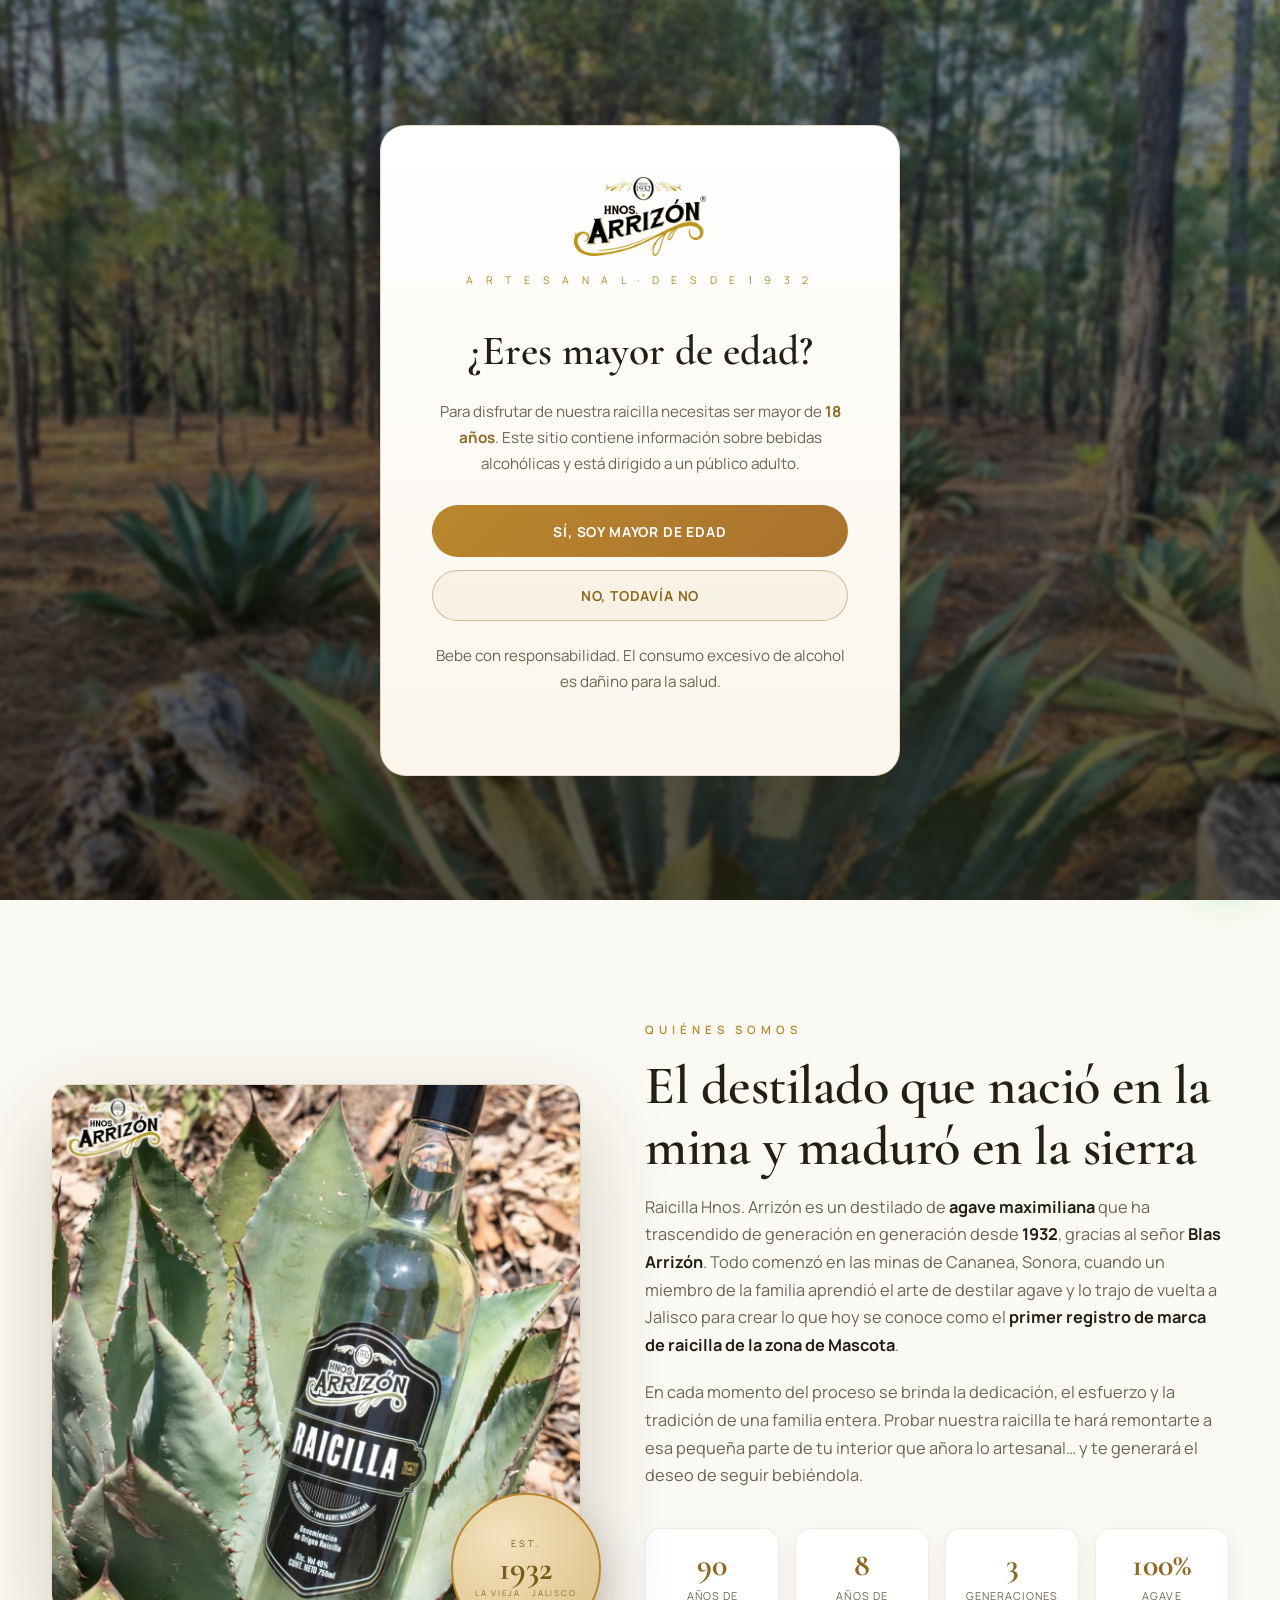
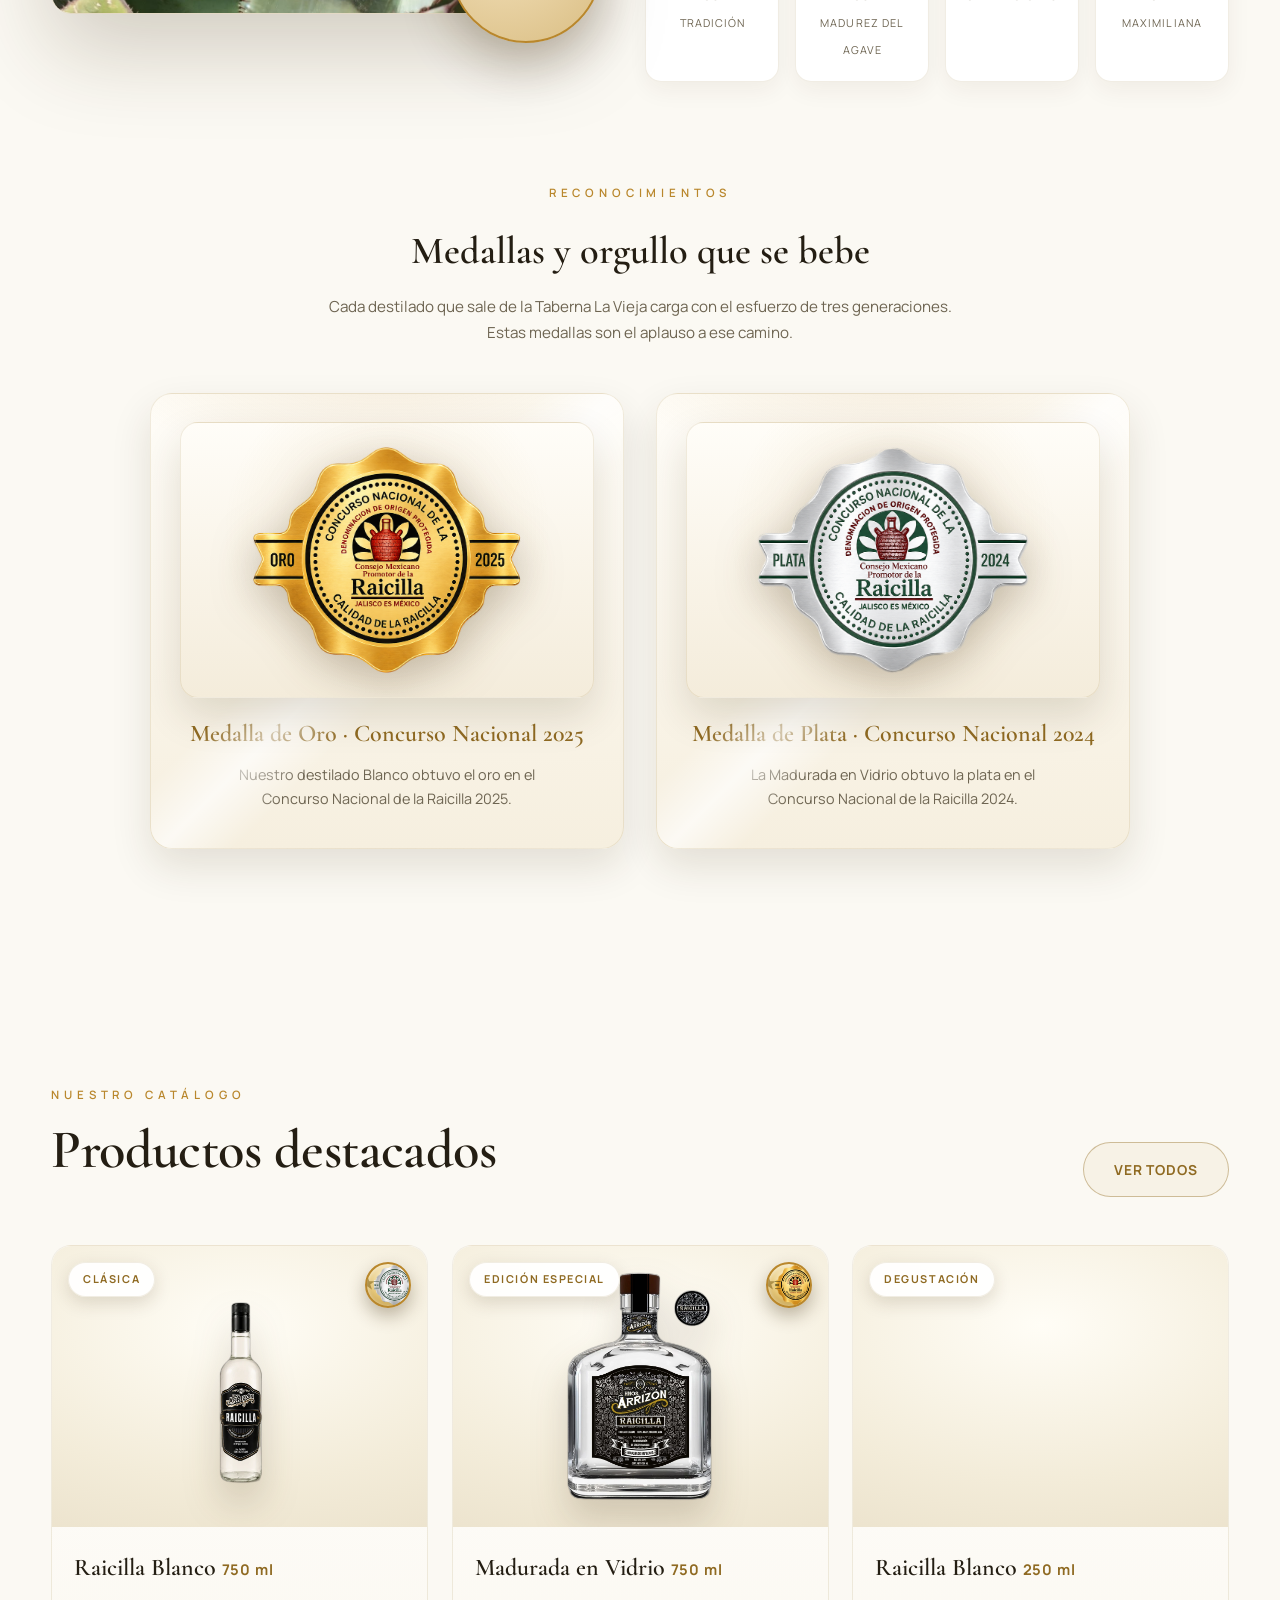
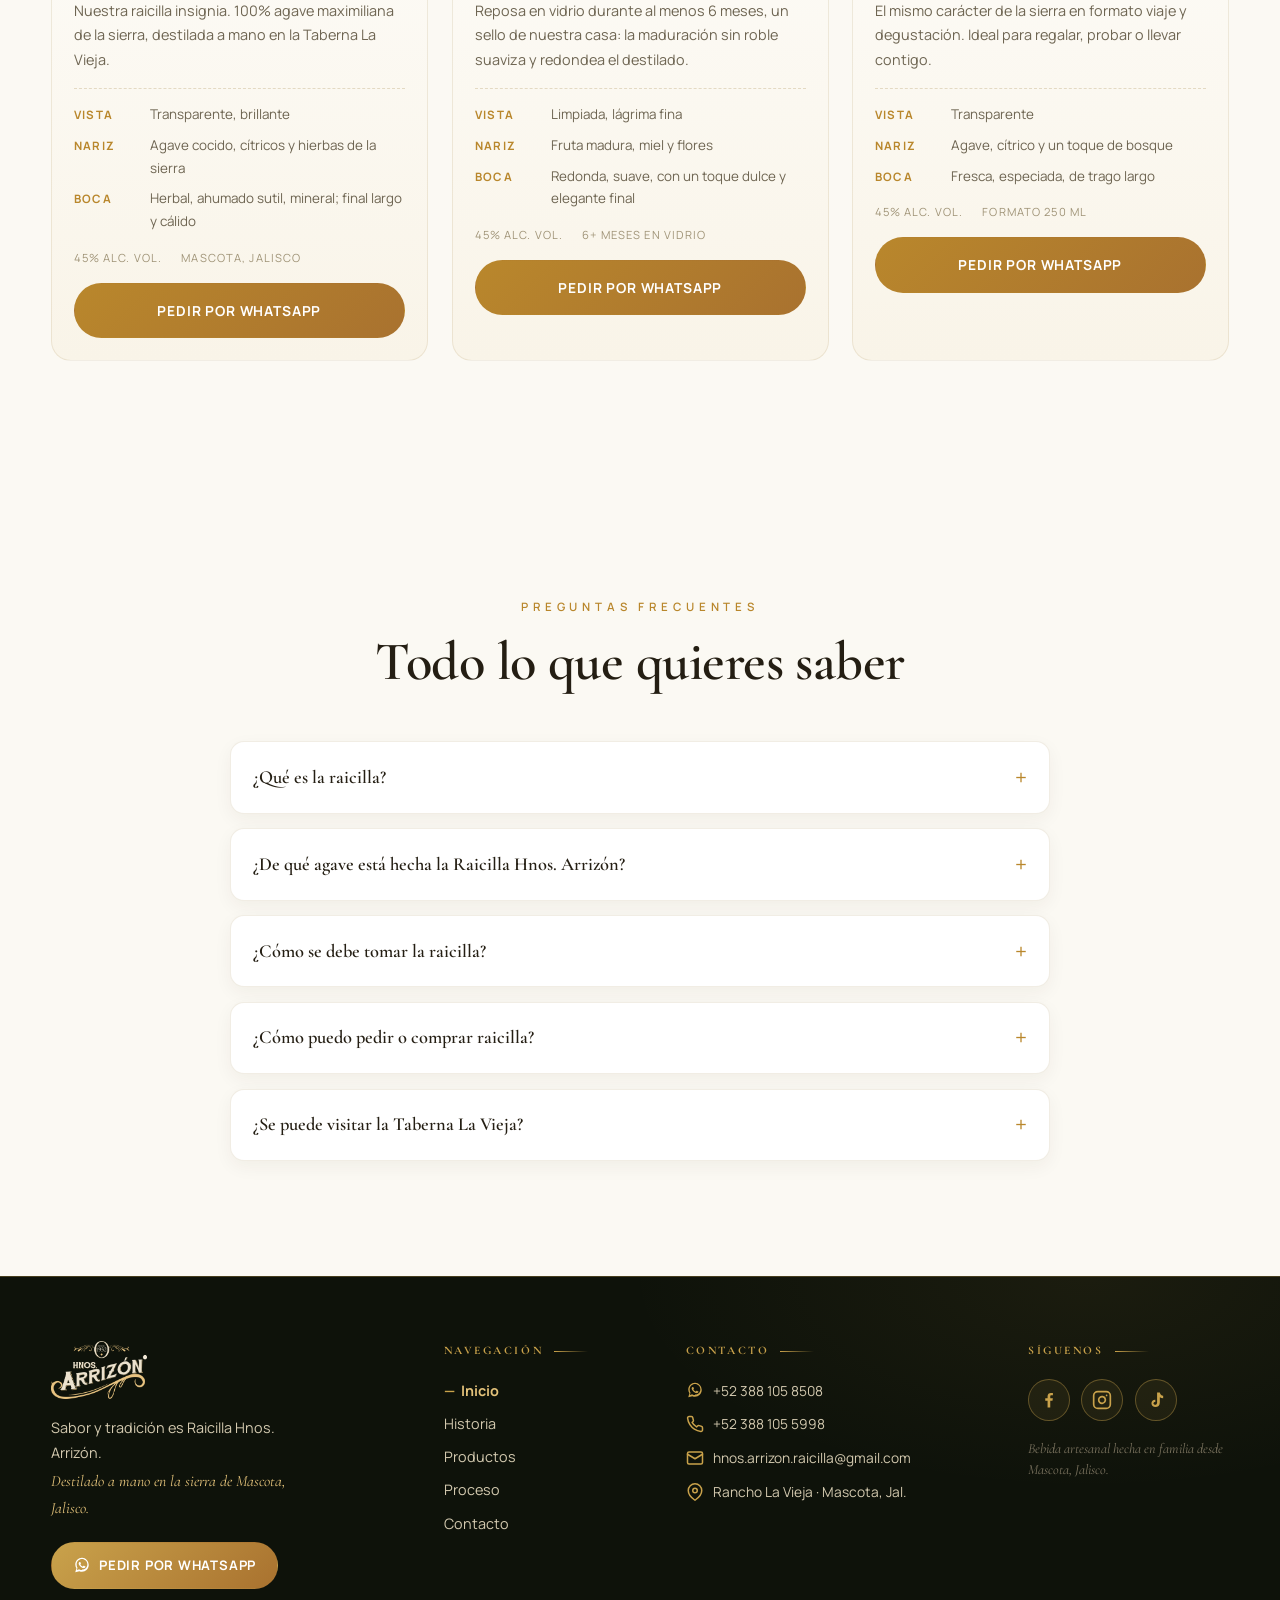
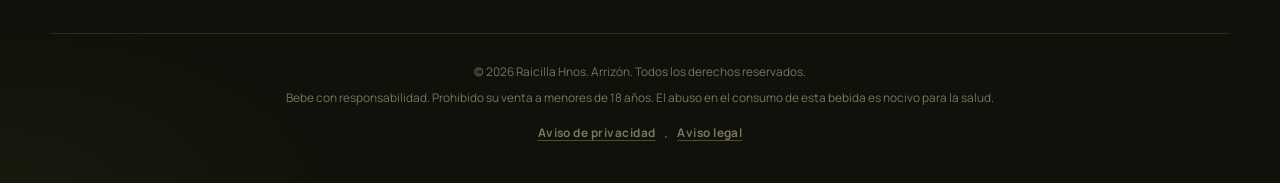
<file: index.html>
<!DOCTYPE html>
<html lang="es" class="no-js">
<head>
  <script>document.documentElement.classList.replace('no-js','js');</script>
  <meta charset="UTF-8">
  <meta name="viewport" content="width=device-width, initial-scale=1.0">

  <!-- ============ SEO PRINCIPAL ============ -->
  <title>Raicilla Hnos. Arrizón | Raicilla Artesanal en Mascota, Jalisco</title>
  <meta name="description" content="Raicilla artesanal 100% agave maximiliana desde 1932. Taberna La Vieja, Mascota, Jalisco. Conoce nuestros productos, maestros raicilleros y reserva una visita.">
  <meta name="keywords" content="raicilla, raicilla artesanal, raicilla hnos arrizón, raicilla mascota, taberna la vieja, agave maximiliana, destilado de agave, ruta de la raicilla, jalisco">
  <meta name="author" content="Raicilla Hnos. Arrizón">
  <meta name="robots" content="index, follow, max-image-preview:large">
  <meta name="theme-color" content="#fbf9f3">
  <link rel="canonical" href="https://arrizon.mx/">
  <link rel="icon" type="image/jpeg" href="images/favicon.jpg">

  <!-- ============ OPEN GRAPH ============ -->
  <meta property="og:type" content="website">
  <meta property="og:locale" content="es_MX">
  <meta property="og:site_name" content="Raicilla Hnos. Arrizón">
  <meta property="og:title" content="Raicilla Hnos. Arrizón | Sabor y Tradición desde 1932">
  <meta property="og:description" content="Raicilla artesanal 100% agave maximiliana. Taberna La Vieja, Mascota, Jalisco. Productos, maestros raicilleros y tours.">
  <meta property="og:image" content="https://arrizon.mx/images/fondo.jpeg">
  <meta property="og:image:alt" content="Sierra de Mascota, Jalisco, donde nace la Raicilla Hnos. Arrizón">
  <meta property="og:url" content="https://arrizon.mx/">

  <!-- ============ TWITTER / X ============ -->
  <meta name="twitter:card" content="summary_large_image">
  <meta name="twitter:title" content="Raicilla Hnos. Arrizón | Sabor y Tradición desde 1932">
  <meta name="twitter:description" content="Raicilla artesanal 100% agave maximiliana. Taberna La Vieja, Mascota, Jalisco.">
  <meta name="twitter:image" content="https://arrizon.mx/images/fondo.jpeg">

  <!-- ============ GEO (Mascota, Jalisco) ============ -->
  <meta name="geo.region" content="MX-JAL">
  <meta name="geo.placename" content="Mascota, Jalisco">
  <meta name="geo.position" content="20.5256;-104.7850">
  <meta name="ICBM" content="20.5256, -104.7850">

  <!-- ============ RENDIMIENTO ============ -->
  <link rel="preload" as="image" href="images/fondo.jpeg" fetchpriority="high">
  <link rel="preconnect" href="https://fonts.googleapis.com">
  <link rel="preconnect" href="https://fonts.gstatic.com" crossorigin>
  <link href="https://fonts.googleapis.com/css2?family=Cormorant+Garamond:ital,wght@0,400;0,500;0,600;0,700;1,400;1,500&family=Manrope:wght@400;500;600;700;800&family=Caveat:wght@500;600&display=swap" rel="stylesheet">
  <link rel="stylesheet" href="css/styles.css?v=68">

  <!-- ============ DATOS ESTRUCTURADOS: NEGOCIO LOCAL ============ -->
  <script type="application/ld+json">
  {
    "@context": "https://schema.org",
    "@type": "LocalBusiness",
    "additionalType": "https://schema.org/Distillery",
    "@id": "https://arrizon.mx/#destileria",
    "name": "Raicilla Hnos. Arrizón",
    "description": "Destilería artesanal de raicilla 100% agave maximiliana, con tradición familiar desde 1932 en la Taberna La Vieja, Mascota, Jalisco.",
    "url": "https://arrizon.mx/",
    "telephone": "+52-388-105-8508",
    "email": "hnos.arrizon.raicilla@gmail.com",
    "image": "https://arrizon.mx/images/fondo.jpeg",
    "logo": "https://arrizon.mx/images/logo.png",
    "foundingDate": "1932",
    "founder": { "@type": "Person", "name": "Blas Arrizón" },
    "priceRange": "$$",
    "address": {
      "@type": "PostalAddress",
      "streetAddress": "Rancho La Vieja S/N",
      "addressLocality": "Mascota",
      "addressRegion": "Jalisco",
      "addressCountry": "MX"
    },
    "geo": { "@type": "GeoCoordinates", "latitude": 20.5256, "longitude": -104.785 },
    "sameAs": [
      "https://www.facebook.com/Hnos.Arrizon",
      "https://www.instagram.com/hnos_arrizon/"
    ]
  }
  </script>

  <!-- ============ DATOS ESTRUCTURADOS: PREGUNTAS FRECUENTES ============ -->
  <script type="application/ld+json">
  {
    "@context": "https://schema.org",
    "@type": "FAQPage",
    "mainEntity": [
      {
        "@type": "Question",
        "name": "¿Qué es la raicilla?",
        "acceptedAnswer": { "@type": "Answer", "text": "La raicilla es un destilado artesanal de agave con Denominación de Origen de Jalisco, producido en la Sierra Madre Occidental desde hace siglos. En Hnos. Arrizón la elaboramos 100% con agave maximiliana." }
      },
      {
        "@type": "Question",
        "name": "¿De qué agave está hecha la Raicilla Hnos. Arrizón?",
        "acceptedAnswer": { "@type": "Answer", "text": "De agave maximiliana, también llamado lechuguilla, una especie endémica de la sierra de Jalisco que tarda más de 8 años en madurar." }
      },
      {
        "@type": "Question",
        "name": "¿Cómo se debe tomar la raicilla?",
        "acceptedAnswer": { "@type": "Answer", "text": "Idealmente derecha, a temperatura ambiente, para apreciar sus aromas; también es excelente en coctelería. Se le conoce como 'la reina del maridaje'." }
      },
      {
        "@type": "Question",
        "name": "¿Cómo puedo pedir o comprar raicilla?",
        "acceptedAnswer": { "@type": "Answer", "text": "Escríbenos por WhatsApp al +52 388 105 8508 o por correo. Coordinamos envíos y entregas en todo México." }
      },
      {
        "@type": "Question",
        "name": "¿Se puede visitar la Taberna La Vieja?",
        "acceptedAnswer": { "@type": "Answer", "text": "Sí. Ofrecemos visitas guiadas y tours por el rancho de La Vieja en Mascota, Jalisco, con recorrido por el campo de agave y cata de nuestros destilados." }
      }
    ]
  }
  </script>
</head>
<body>

  <!-- ============ AGE GATE (Aviso de mayoría de edad) ============ -->
  <div id="ageGate" class="age-gate" role="dialog" aria-modal="true" aria-labelledby="ageTitle">
    <div class="age-gate__glow"></div>
    <div class="age-gate__card">
      <div class="age-gate__brand">
        <img src="images/logo.png" alt="Raicilla Hnos. Arrizón" class="age-gate__logo">
        <span class="age-gate__sub">A R T E S A N A L · D E S D E  1 9 3 2</span>
      </div>
      <h1 id="ageTitle">¿Eres mayor de edad?</h1>
      <p>Para disfrutar de nuestra raicilla necesitas ser mayor de <strong>18 años</strong>. Este sitio contiene información sobre bebidas alcohólicas y está dirigido a un público adulto.</p>
      <div class="age-gate__actions">
        <button class="btn btn--gold" id="ageYes">Sí, soy mayor de edad</button>
        <button class="btn btn--ghost" id="ageNo">No, todavía no</button>
      </div>
      <p class="age-gate__note">Bebe con responsabilidad. El consumo excesivo de alcohol es dañino para la salud.</p>
    </div>
  </div>

  <!-- ============ PRELOADER ============ -->
  <div id="preloader" class="preloader">
    <div class="preloader__inner">
      <img src="images/logo.png" alt="Raicilla Hnos. Arrizón" class="preloader__logo">
      <div class="preloader__bar"><span></span></div>
      <p class="preloader__text">Destilando tradición…</p>
    </div>
  </div>

  <!-- ============ SCROLL PROGRESS ============ -->
  <div class="progress" id="progressBar"><span></span></div>

  <!-- ============ NAVBAR ============ -->
  <header class="nav" id="navbar">
    <a href="index.html" class="nav__logo">
      <img src="images/logo.png" alt="Raicilla Hnos. Arrizón">
    </a>
    <nav class="nav__links" id="navLinks">
      <a href="index.html" class="is-active">Inicio</a>
      <a href="historia.html">Historia</a>
      <a href="productos.html">Productos</a>
      <a href="proceso.html">Proceso</a>
      <a href="contacto.html">Contacto</a>
      <a href="#" class="nav__cta" id="waNav" target="_blank" rel="noopener">Pedir por WhatsApp</a>
    </nav>
    <button class="nav__burger" id="burger" aria-label="Abrir menú">
      <span></span><span></span><span></span>
    </button>
  </header>

  <main>
    <!-- ============ HERO ============ -->
    <section id="inicio" class="hero">
      <div class="hero__bg" style="background-image:url('images/fondo.jpeg')"></div>
      <div class="hero__shade"></div>
      <div class="hero__content">
        <span class="hero__eyebrow reveal">RAICILLA ARTESANAL · MASCOTA, JALISCO · MÉXICO</span>
        <!-- FRASE PRINCIPAL: cámbiala aquí cuando la tengas -->
        <h1 class="hero__title reveal">
          Sabor y tradición<br>
          es <em>Raicilla Hnos. Arrizón</em>
        </h1>
        <p class="hero__sub reveal">Un destilado de <strong>agave maximiliana</strong> que cruza generaciones desde 1932, hecho a mano en la sierra de La Vieja.</p>
        <div class="hero__actions reveal">
          <a href="productos.html" class="btn btn--gold">Descubrir nuestros destilados</a>
          <a href="contacto.html" class="btn btn--ghost">Visitar la Taberna</a>
        </div>
      </div>
      <div class="hero__badges">
        <div class="hero__badge reveal">
          <strong>1932</strong><span>Origen familiar</span>
        </div>
        <div class="hero__badge reveal">
          <strong>100%</strong><span>Agave maximiliana</span>
        </div>
        <div class="hero__badge reveal">
          <strong>8+ años</strong><span>De madurez del agave</span>
        </div>
      </div>
      <div class="hero__scroll">
        <span>Desliza para descubrir</span>
        <div class="hero__scroll-line"></div>
      </div>
    </section>

    <!-- ============ PRESENTACIÓN ============ -->
    <section id="presentacion" class="section present">
      <div class="container">
        <div class="present__grid">
          <div class="present__media reveal">
            <div class="present__frame">
              <img src="images/botella_cristalino.jpg" alt="Botella de Raicilla Hnos. Arrizón" loading="lazy" decoding="async">
            </div>
            <div class="present__stamp reveal">
              <span>EST.</span>
              <strong>1932</strong>
              <small>LA VIEJA · JALISCO</small>
            </div>
          </div>
          <div class="present__text">
            <span class="kicker reveal">Quiénes somos</span>
            <h2 class="section-title reveal">El destilado que nació en la mina y maduró en la sierra</h2>
            <p class="reveal">Raicilla Hnos. Arrizón es un destilado de <strong>agave maximiliana</strong> que ha trascendido de generación en generación desde <strong>1932</strong>, gracias al señor <strong>Blas Arrizón</strong>. Todo comenzó en las minas de Cananea, Sonora, cuando un miembro de la familia aprendió el arte de destilar agave y lo trajo de vuelta a Jalisco para crear lo que hoy se conoce como el <strong>primer registro de marca de raicilla de la zona de Mascota</strong>.</p>
            <p class="reveal">En cada momento del proceso se brinda la dedicación, el esfuerzo y la tradición de una familia entera. Probar nuestra raicilla te hará remontarte a esa pequeña parte de tu interior que añora lo artesanal… y te generará el deseo de seguir bebiéndola.</p>
            <div class="present__stats">
              <div class="stat reveal"><strong class="counter" data-target="90">0</strong><span>años de tradición</span></div>
              <div class="stat reveal"><strong class="counter" data-target="8">0</strong><span>años de madurez del agave</span></div>
              <div class="stat reveal"><strong class="counter" data-target="3">0</strong><span>generaciones</span></div>
              <div class="stat reveal"><strong class="counter" data-target="100" data-suffix="%">0</strong><span>agave maximiliana</span></div>
            </div>
          </div>
        </div>

        <!-- MEDALLAS / RECONOCIMIENTOS -->
        <div class="medals reveal">
          <div class="medals__head">
            <span class="kicker reveal">Reconocimientos</span>
            <h3 class="reveal">Medallas y orgullo que se bebe</h3>
            <p class="reveal">Cada destilado que sale de la Taberna La Vieja carga con el esfuerzo de tres generaciones. Estas medallas son el aplauso a ese camino.</p>
          </div>
          <div class="medals__row">
            <div class="medal reveal">
              <div class="medal__media">
                <img src="images/medallas/medalla_oro-cutout.png" alt="Medalla de Oro — Concurso Nacional de la Raicilla 2025" loading="lazy" decoding="async" onerror="this.style.display='none'">
              </div>
              <h4>Medalla de Oro · Concurso Nacional 2025</h4>
              <p>Nuestro destilado Blanco obtuvo el oro en el Concurso Nacional de la Raicilla 2025.</p>
            </div>
            <div class="medal reveal">
              <div class="medal__media">
                <img src="images/medallas/medalla_plata-cutout.png" alt="Medalla de Plata — Concurso Nacional de la Raicilla 2024" loading="lazy" decoding="async" onerror="this.style.display='none'">
              </div>
              <h4>Medalla de Plata · Concurso Nacional 2024</h4>
              <p>La Madurada en Vidrio obtuvo la plata en el Concurso Nacional de la Raicilla 2024.</p>
            </div>
          </div>
        </div>
      </div>
    </section>

    <!-- ============ PRODUCTOS DESTACADOS ============ -->
    <section id="productos" class="section products">
      <div class="container">
        <div class="products__head">
          <div>
            <span class="kicker reveal">Nuestro catálogo</span>
            <h2 class="section-title reveal">Productos destacados</h2>
          </div>
          <a href="productos.html" class="btn btn--ghost reveal">Ver todos</a>
        </div>

        <div class="products__grid" id="productGrid">
          <article class="pcard reveal" data-product="blanco-750">
            <div class="pcard__media">
              <picture><source srcset="images/productos/raicilla_normal-cutout.webp" type="image/webp"><img src="images/productos/raicilla_normal-cutout.png" alt="Raicilla Blanco 750 ml" loading="lazy" decoding="async"></picture>
              <span class="pcard__tag">Clásica</span>
              <div class="pcard__medal" title="Medalla de Plata 2024"><span>★</span><img src="images/medallas/medalla_plata-cutout.png" alt="" loading="lazy" decoding="async" onerror="this.style.display='none'"></div>
            </div>
            <div class="pcard__body">
              <h3>Raicilla Blanco <span>750 ml</span></h3>
              <p class="pcard__desc">Nuestra raicilla insignia. 100% agave maximiliana de la sierra, destilada a mano en la Taberna La Vieja.</p>
              <div class="pcard__notes">
                <div><strong>Vista</strong><span>Transparente, brillante</span></div>
                <div><strong>Nariz</strong><span>Agave cocido, cítricos y hierbas de la sierra</span></div>
                <div><strong>Boca</strong><span>Herbal, ahumado sutil, mineral; final largo y cálido</span></div>
              </div>
              <div class="pcard__meta">
                <span>45% Alc. Vol.</span><span>Mascota, Jalisco</span>
              </div>
              <a href="#" class="btn btn--gold btn--block wa-order" target="_blank" rel="noopener">Pedir por WhatsApp</a>
            </div>
          </article>

          <article class="pcard reveal" data-product="madurado">
            <div class="pcard__media">
              <picture><source srcset="images/productos/madurado-cutout.webp" type="image/webp"><img src="images/productos/madurado-cutout.png" alt="Raicilla Madurada en Vidrio 750 ml" loading="lazy" decoding="async"></picture>
              <span class="pcard__tag">Edición especial</span>
              <div class="pcard__medal" title="Medalla de Oro 2025"><span>★</span><img src="images/medallas/medalla_oro-cutout.png" alt="" loading="lazy" decoding="async" onerror="this.style.display='none'"></div>
            </div>
            <div class="pcard__body">
              <h3>Madurada en Vidrio <span>750 ml</span></h3>
              <p class="pcard__desc">Reposa en vidrio durante al menos 6 meses, un sello de nuestra casa: la maduración sin roble suaviza y redondea el destilado.</p>
              <div class="pcard__notes">
                <div><strong>Vista</strong><span>Limpiada, lágrima fina</span></div>
                <div><strong>Nariz</strong><span>Fruta madura, miel y flores</span></div>
                <div><strong>Boca</strong><span>Redonda, suave, con un toque dulce y elegante final</span></div>
              </div>
              <div class="pcard__meta">
                <span>45% Alc. Vol.</span><span>6+ meses en vidrio</span>
              </div>
              <a href="#" class="btn btn--gold btn--block wa-order" target="_blank" rel="noopener">Pedir por WhatsApp</a>
            </div>
          </article>

          <article class="pcard reveal" data-product="blanco-250">
            <div class="pcard__media">
              <picture><source srcset="images/productos/pachita-cutout.webp" type="image/webp"><img src="images/productos/pachita-cutout.png" alt="Raicilla Blanco 250 ml" loading="lazy" decoding="async"></picture>
              <span class="pcard__tag">Degustación</span>
            </div>
            <div class="pcard__body">
              <h3>Raicilla Blanco <span>250 ml</span></h3>
              <p class="pcard__desc">El mismo carácter de la sierra en formato viaje y degustación. Ideal para regalar, probar o llevar contigo.</p>
              <div class="pcard__notes">
                <div><strong>Vista</strong><span>Transparente</span></div>
                <div><strong>Nariz</strong><span>Agave, cítrico y un toque de bosque</span></div>
                <div><strong>Boca</strong><span>Fresca, especiada, de trago largo</span></div>
              </div>
              <div class="pcard__meta">
                <span>45% Alc. Vol.</span><span>Formato 250 ml</span>
              </div>
              <a href="#" class="btn btn--gold btn--block wa-order" target="_blank" rel="noopener">Pedir por WhatsApp</a>
            </div>
          </article>
        </div>
      </div>
    </section>

    <!-- ============ FAQ ============ -->
    <section id="faq" class="section faq">
      <div class="container">
        <div class="faq__head">
          <span class="kicker reveal">Preguntas frecuentes</span>
          <h2 class="section-title reveal">Todo lo que quieres saber</h2>
        </div>
        <div class="faq__list">
          <details class="faq__item reveal">
            <summary>¿Qué es la raicilla?</summary>
            <p>La raicilla es un destilado artesanal de agave con <strong>Denominación de Origen de Jalisco</strong>, producido en la Sierra Madre Occidental desde hace siglos. En Hnos. Arrizón la elaboramos 100% con <strong>agave maximiliana</strong>.</p>
          </details>
          <details class="faq__item reveal">
            <summary>¿De qué agave está hecha la Raicilla Hnos. Arrizón?</summary>
            <p>Del <strong>agave maximiliana</strong>, también llamado lechuguilla, una especie endémica de la sierra de Jalisco que tarda <strong>más de 8 años</strong> en madurar.</p>
          </details>
          <details class="faq__item reveal">
            <summary>¿Cómo se debe tomar la raicilla?</summary>
            <p>Idealmente <strong>derecha, a temperatura ambiente</strong>, para apreciar sus aromas; también es excelente en coctelería. Se le conoce como <em>"la reina del maridaje"</em>.</p>
          </details>
          <details class="faq__item reveal">
            <summary>¿Cómo puedo pedir o comprar raicilla?</summary>
            <p>Escríbenos por <a href="#" id="faqWa" target="_blank" rel="noopener">WhatsApp al +52 388 105 8508</a> o por correo. Coordinamos envíos y entregas en todo México.</p>
          </details>
          <details class="faq__item reveal">
            <summary>¿Se puede visitar la Taberna La Vieja?</summary>
            <p>Sí. Ofrecemos <strong>visitas guiadas y tours</strong> por el rancho de La Vieja en Mascota, Jalisco, con recorrido por el campo de agave y cata de nuestros destilados. Reserva desde la página de <a href="contacto.html">Contacto</a>.</p>
          </details>
        </div>
      </div>
    </section>
  </main>

  <!-- ============ FOOTER ============ -->
  <footer class="footer">
    <div class="container">
      <div class="footer__top">
        <div class="footer__brand">
          <img src="images/logo-light.png" alt="Raicilla Hnos. Arrizón">
          <p>Sabor y tradición es Raicilla Hnos. Arrizón.</p>
          <p class="footer__brand-slogan">Destilado a mano en la sierra de Mascota, Jalisco.</p>
          <a href="#" id="footerWa" class="btn btn--gold footer__cta" target="_blank" rel="noopener">
            <svg viewBox="0 0 32 32" width="18" height="18" fill="currentColor" aria-hidden="true"><path d="M16 3C9.4 3 4 8.4 4 15c0 2.5.8 4.9 2.1 6.9L4 29l7.3-2.1c1.5.7 3.1 1 4.7 1 6.6 0 12-5.4 12-12S22.6 3 16 3zm0 22c-1.6 0-3.2-.4-4.6-1.1l-.3-.2-4.3 1.2 1.2-4.2-.2-.3C7 19.1 6.5 17.1 6.5 15 6.5 9.8 10.8 5.5 16 5.5s9.5 4.3 9.5 9.5-4.3 9-9.5 9zm5.3-6.8c-.3-.1-1.7-.8-2-.9-.3-.1-.5-.1-.7.1-.2.3-.8.9-.9 1.1-.2.2-.3.2-.6.1-.3-.2-1.2-.5-2.3-1.4-.9-.8-1.4-1.7-1.6-2-.2-.3 0-.4.1-.6l.4-.5c.1-.2.2-.3.3-.5.1-.2 0-.4 0-.5l-.9-2.1c-.2-.6-.5-.5-.7-.5h-.6c-.2 0-.5.1-.8.4-.3.3-1 1-1 2.4s1.1 2.8 1.2 3c.2.2 2.1 3.2 5.1 4.5.7.3 1.3.5 1.7.6.7.2 1.4.2 1.9.1.6-.1 1.7-.7 2-1.4.2-.7.2-1.2.2-1.4-.1-.1-.4-.2-.7-.3z"/></svg>
            Pedir por WhatsApp
          </a>
        </div>
        <nav class="footer__col" aria-label="Navegación">
          <h4 class="footer__title">Navegación</h4>
          <div class="footer__links">
            <a href="index.html">Inicio</a>
            <a href="historia.html">Historia</a>
            <a href="productos.html">Productos</a>
            <a href="proceso.html">Proceso</a>
            <a href="contacto.html">Contacto</a>
          </div>
        </nav>
        <div class="footer__col" aria-label="Contacto">
          <h4 class="footer__title">Contacto</h4>
          <div class="footer__contact">
            <a href="#" id="footerWa2" target="_blank" rel="noopener">
              <svg viewBox="0 0 32 32" width="18" height="18" fill="currentColor" aria-hidden="true"><path d="M16 3C9.4 3 4 8.4 4 15c0 2.5.8 4.9 2.1 6.9L4 29l7.3-2.1c1.5.7 3.1 1 4.7 1 6.6 0 12-5.4 12-12S22.6 3 16 3zm0 22c-1.6 0-3.2-.4-4.6-1.1l-.3-.2-4.3 1.2 1.2-4.2-.2-.3C7 19.1 6.5 17.1 6.5 15 6.5 9.8 10.8 5.5 16 5.5s9.5 4.3 9.5 9.5-4.3 9-9.5 9zm5.3-6.8c-.3-.1-1.7-.8-2-.9-.3-.1-.5-.1-.7.1-.2.3-.8.9-.9 1.1-.2.2-.3.2-.6.1-.3-.2-1.2-.5-2.3-1.4-.9-.8-1.4-1.7-1.6-2-.2-.3 0-.4.1-.6l.4-.5c.1-.2.2-.3.3-.5.1-.2 0-.4 0-.5l-.9-2.1c-.2-.6-.5-.5-.7-.5h-.6c-.2 0-.5.1-.8.4-.3.3-1 1-1 2.4s1.1 2.8 1.2 3c.2.2 2.1 3.2 5.1 4.5.7.3 1.3.5 1.7.6.7.2 1.4.2 1.9.1.6-.1 1.7-.7 2-1.4.2-.7.2-1.2.2-1.4-.1-.1-.4-.2-.7-.3z"/></svg>
              +52 388 105 8508
            </a>
            <a href="#" id="footerTel" rel="noopener">
              <svg viewBox="0 0 24 24" width="18" height="18" fill="none" stroke="currentColor" stroke-width="2" stroke-linecap="round" stroke-linejoin="round" aria-hidden="true"><path d="M22 16.92v3a2 2 0 0 1-2.18 2 19.79 19.79 0 0 1-8.63-3.07 19.5 19.5 0 0 1-6-6 19.79 19.79 0 0 1-3.07-8.67A2 2 0 0 1 4.11 2h3a2 2 0 0 1 2 1.72c.13.96.36 1.9.7 2.81a2 2 0 0 1-.45 2.11L8.09 9.91a16 16 0 0 0 6 6l1.27-1.27a2 2 0 0 1 2.11-.45c.91.34 1.85.57 2.81.7A2 2 0 0 1 22 16.92z"/></svg>
              +52 388 105 5998
            </a>
            <a href="#" id="footerMail" rel="noopener">
              <svg viewBox="0 0 24 24" width="18" height="18" fill="none" stroke="currentColor" stroke-width="2" stroke-linecap="round" stroke-linejoin="round" aria-hidden="true"><rect x="2" y="4" width="20" height="16" rx="2"/><path d="m22 7-10 6L2 7"/></svg>
              hnos.arrizon.raicilla@gmail.com
            </a>
            <a href="#" id="footerMap" target="_blank" rel="noopener">
              <svg viewBox="0 0 24 24" width="18" height="18" fill="none" stroke="currentColor" stroke-width="2" stroke-linecap="round" stroke-linejoin="round" aria-hidden="true"><path d="M21 10c0 7-9 13-9 13s-9-6-9-13a9 9 0 0 1 18 0z"/><circle cx="12" cy="10" r="3"/></svg>
              Rancho La Vieja · Mascota, Jal.
            </a>
          </div>
        </div>
        <div class="footer__col" aria-label="Síguenos">
          <h4 class="footer__title">Síguenos</h4>
          <div class="footer__social">
            <a href="#" id="fbLink2" class="footer__social-btn" target="_blank" rel="noopener" aria-label="Facebook">
              <svg viewBox="0 0 24 24" width="20" height="20" fill="currentColor" aria-hidden="true"><path d="M13.5 21v-8h2.7l.4-3.1h-3.1V7.9c0-.9.3-1.5 1.6-1.5h1.6V3.6c-.3 0-1.3-.1-2.4-.1-2.4 0-4 1.4-4 4.1v2.3H7.5V13h2.8v8h3.2z"/></svg>
            </a>
            <a href="#" id="igLink2" class="footer__social-btn" target="_blank" rel="noopener" aria-label="Instagram">
              <svg viewBox="0 0 24 24" width="20" height="20" fill="none" stroke="currentColor" stroke-width="2" stroke-linecap="round" stroke-linejoin="round" aria-hidden="true"><rect x="2" y="2" width="20" height="20" rx="5"/><path d="M16 11.37A4 4 0 1 1 12.63 8 4 4 0 0 1 16 11.37z"/><line x1="17.5" y1="6.5" x2="17.51" y2="6.5"/></svg>
            </a>
            <a href="#" id="ttLink2" class="footer__social-btn" target="_blank" rel="noopener" aria-label="TikTok">
              <svg viewBox="0 0 24 24" width="20" height="20" fill="currentColor" aria-hidden="true"><path d="M16.6 3c.4 2.1 1.8 3.6 4 3.9v3c-1.5 0-2.9-.5-4-1.3v6.3c0 3.4-2.3 5.6-5.3 5.6-2.6 0-4.8-1.8-4.8-4.5 0-2.6 2.1-4.6 4.7-4.4v3c-.6-.2-1.3 0-1.7.4-.5.4-.7 1-.5 1.6.3.8 1 1.2 1.9 1.2 1.4 0 2.4-1.1 2.4-2.6V3h3.3z"/></svg>
            </a>
          </div>
          <p class="footer__legal">Bebida artesanal hecha en familia desde Mascota, Jalisco.</p>
        </div>
      </div>
      <div class="footer__bottom">
        <p>© <span id="year">2026</span> Raicilla Hnos. Arrizón. Todos los derechos reservados.</p>
        <p>Bebe con responsabilidad. Prohibido su venta a menores de 18 años. El abuso en el consumo de esta bebida es nocivo para la salud.</p>
        <nav class="footer__legal-links" aria-label="Información legal">
          <a href="aviso-privacidad.html">Aviso de privacidad</a>
          <span aria-hidden="true">·</span>
          <a href="aviso-legal.html">Aviso legal</a>
        </nav>
      </div>
    </div>
  </footer>


  <!-- ============ FLOATING WHATSAPP ============ -->
  <a href="#" id="floatWa" class="float-wa" target="_blank" rel="noopener" aria-label="Escríbenos por WhatsApp">
    <svg viewBox="0 0 32 32" width="26" height="26" fill="currentColor"><path d="M16 3C9.4 3 4 8.4 4 15c0 2.5.8 4.9 2.1 6.9L4 29l7.3-2.1c1.5.7 3.1 1 4.7 1 6.6 0 12-5.4 12-12S22.6 3 16 3zm0 22c-1.6 0-3.2-.4-4.6-1.1l-.3-.2-4.3 1.2 1.2-4.2-.2-.3C7 19.1 6.5 17.1 6.5 15 6.5 9.8 10.8 5.5 16 5.5s9.5 4.3 9.5 9.5-4.3 9-9.5 9zm5.3-6.8c-.3-.1-1.7-.8-2-.9-.3-.1-.5-.1-.7.1-.2.3-.8.9-.9 1.1-.2.2-.3.2-.6.1-.3-.2-1.2-.5-2.3-1.4-.9-.8-1.4-1.7-1.6-2-.2-.3 0-.4.1-.6l.4-.5c.1-.2.2-.3.3-.5.1-.2 0-.4 0-.5l-.9-2.1c-.2-.6-.5-.5-.7-.5h-.6c-.2 0-.5.1-.8.4-.3.3-1 1-1 2.4s1.1 2.8 1.2 3c.2.2 2.1 3.2 5.1 4.5.7.3 1.3.5 1.7.6.7.2 1.4.2 1.9.1.6-.1 1.7-.7 2-1.4.2-.7.2-1.2.2-1.4-.1-.1-.4-.2-.7-.3z"/></svg>
    <span>Pedir por WhatsApp</span>
  </a>

  <script src="js/main.js?v=68"></script>
</body>
</html>
</file>
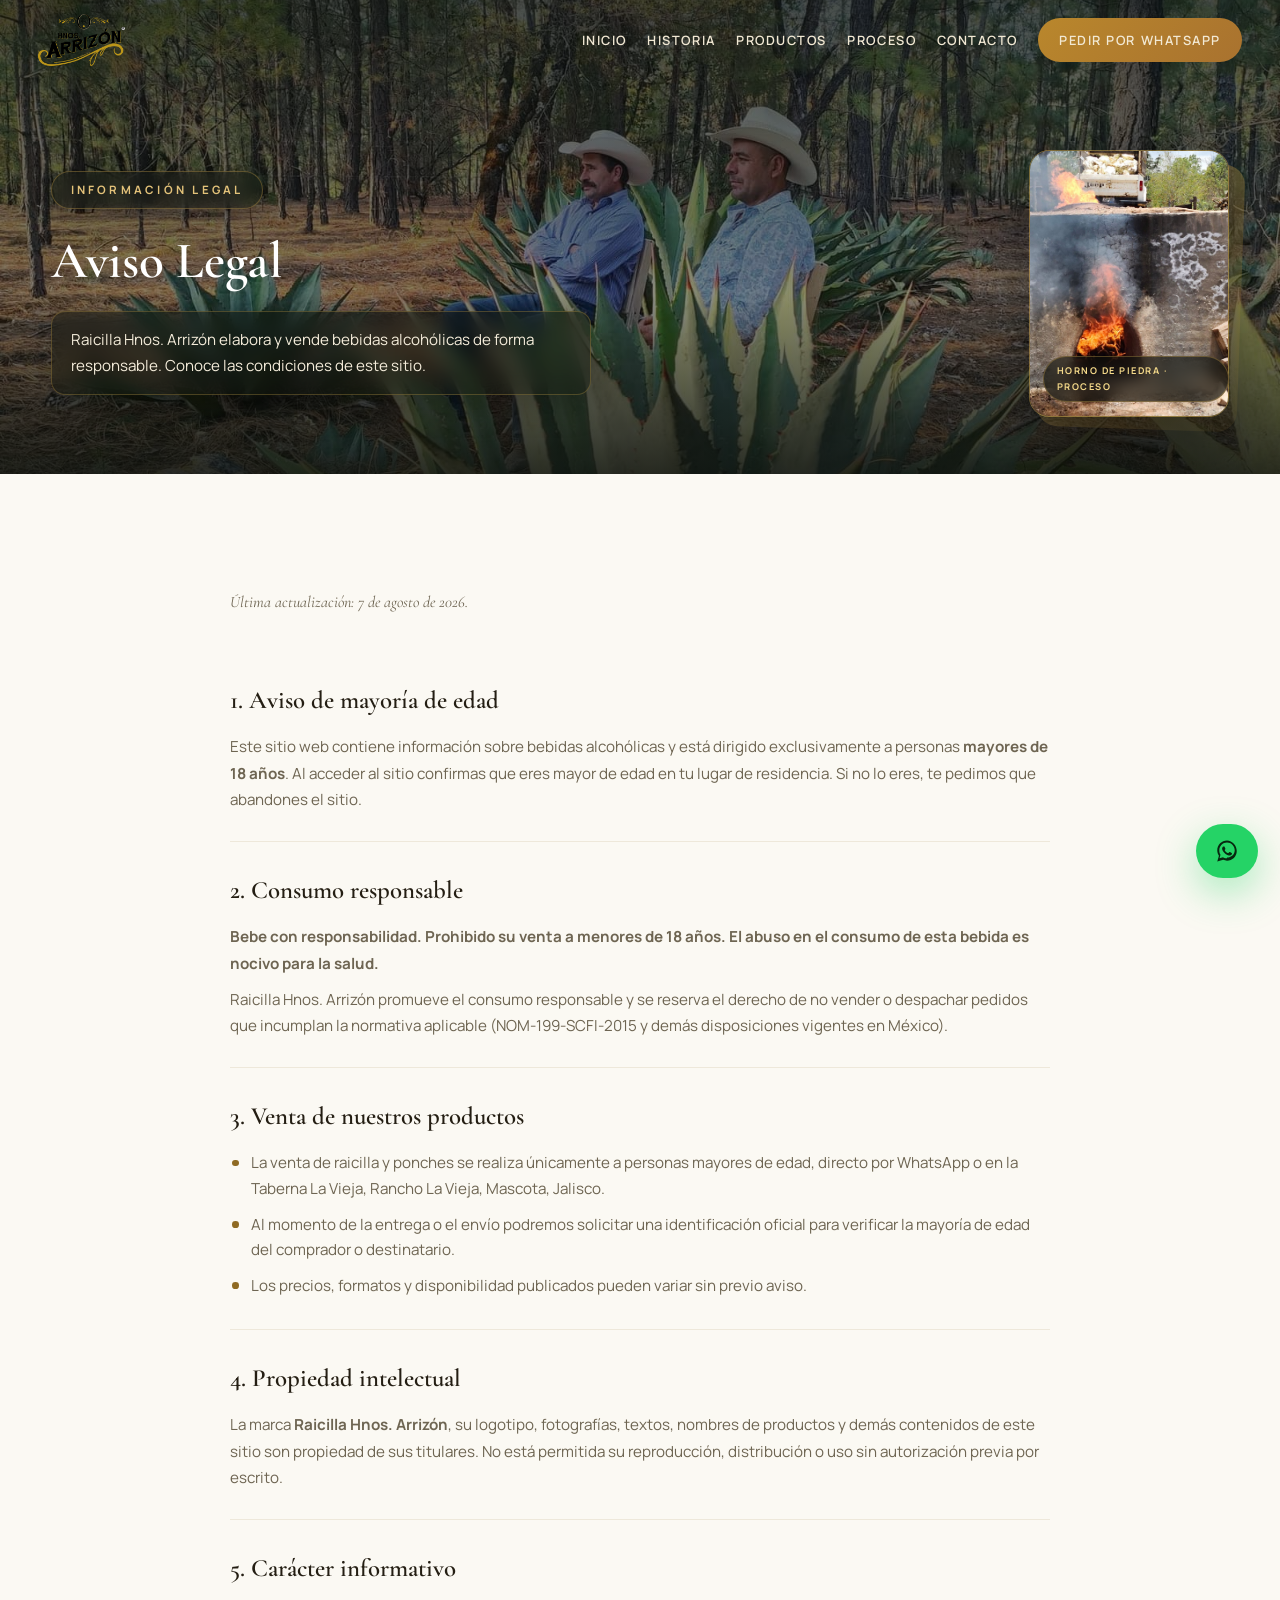
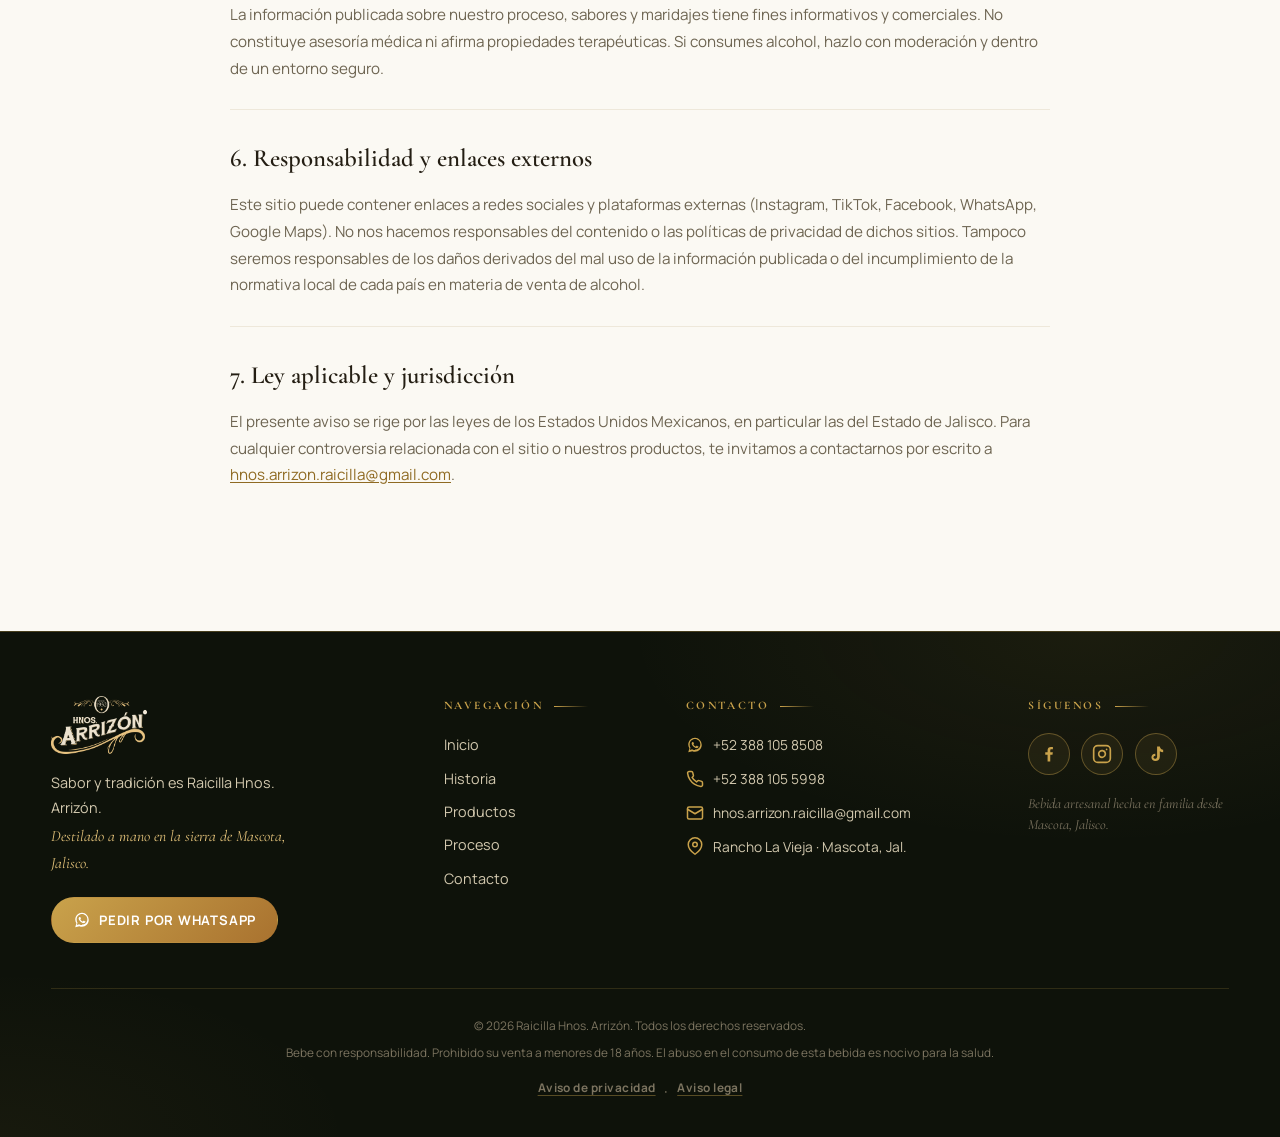
<file: aviso-legal.html>
<!DOCTYPE html>
<html lang="es" class="no-js">
<head>
  <script>document.documentElement.classList.replace('no-js','js');</script>
  <meta charset="UTF-8">
  <meta name="viewport" content="width=device-width, initial-scale=1.0">

  <!-- ============ SEO ============ -->
  <title>Aviso Legal | Raicilla Hnos. Arrizón</title>
  <meta name="description" content="Aviso legal de Raicilla Hnos. Arrizón: restricción de edad, consumo responsable y propiedad intelectual.">
  <meta name="robots" content="index, follow, max-image-preview:large">
  <meta name="theme-color" content="#fbf9f3">
  <link rel="canonical" href="https://arrizon.mx/aviso-legal.html">
  <link rel="icon" type="image/jpeg" href="images/favicon.jpg">

  <meta property="og:type" content="website">
  <meta property="og:locale" content="es_MX">
  <meta property="og:site_name" content="Raicilla Hnos. Arrizón">
  <meta property="og:title" content="Aviso Legal | Raicilla Hnos. Arrizón">
  <meta property="og:description" content="Restricción de edad, consumo responsable y condiciones de uso del sitio.">
  <meta property="og:image" content="https://arrizon.mx/images/logo.png">
  <meta property="og:url" content="https://arrizon.mx/aviso-legal.html">

  <meta name="twitter:card" content="summary_large_image">
  <meta name="twitter:title" content="Aviso Legal | Raicilla Hnos. Arrizón">
  <meta name="twitter:description" content="Restricción de edad, consumo responsable y condiciones de uso del sitio.">
  <meta name="twitter:image" content="https://arrizon.mx/images/logo.png">

  <link rel="preload" as="image" href="images/fondo.jpeg" fetchpriority="high">
  <link rel="preconnect" href="https://fonts.googleapis.com">
  <link rel="preconnect" href="https://fonts.gstatic.com" crossorigin>
  <link href="https://fonts.googleapis.com/css2?family=Cormorant+Garamond:ital,wght@0,400;0,500;0,600;0,700;1,400;1,500&family=Manrope:wght@400;500;600;700;800&family=Caveat:wght@500;600&display=swap" rel="stylesheet">
  <link rel="stylesheet" href="css/styles.css?v=68">
</head>
<body class="page-legal">

  <!-- ============ PRELOADER ============ -->
  <div id="preloader" class="preloader">
    <div class="preloader__inner">
      <img src="images/logo.png" alt="Raicilla Hnos. Arrizón" class="preloader__logo">
      <div class="preloader__bar"><span></span></div>
      <p class="preloader__text">Destilando tradición…</p>
    </div>
  </div>

  <!-- ============ SCROLL PROGRESS ============ -->
  <div class="progress" id="progressBar"><span></span></div>

  <!-- ============ NAVBAR ============ -->
  <header class="nav" id="navbar">
    <a href="index.html" class="nav__logo">
      <img src="images/logo.png" alt="Raicilla Hnos. Arrizón">
    </a>
    <nav class="nav__links" id="navLinks">
      <a href="index.html">Inicio</a>
      <a href="historia.html">Historia</a>
      <a href="productos.html">Productos</a>
      <a href="proceso.html">Proceso</a>
      <a href="contacto.html">Contacto</a>
      <a href="#" class="nav__cta" id="waNav" target="_blank" rel="noopener">Pedir por WhatsApp</a>
    </nav>
    <button class="nav__burger" id="burger" aria-label="Abrir menú">
      <span></span><span></span><span></span>
    </button>
  </header>

  <main>
    <!-- ============ CABECERA DE PÁGINA ============ -->
    <section class="page-hero">
      <div class="container page-hero__grid">
        <div class="page-hero__text">
          <span class="page-hero__kicker reveal">Información legal</span>
          <h1 class="reveal">Aviso Legal</h1>
          <p class="reveal">Raicilla Hnos. Arrizón elabora y vende bebidas alcohólicas de forma responsable. Conoce las condiciones de este sitio.</p>
        </div>
        <figure class="page-hero__fig reveal">
          <img src="images/proceso/horno.jpeg" alt="Horno tradicional de piedra para cocer la raicilla" loading="eager" decoding="async">
          <figcaption>Horno de piedra · Proceso</figcaption>
        </figure>
      </div>
    </section>

    <!-- ============ AVISO LEGAL ============ -->
    <section class="section legal">
      <div class="container legal__wrap">
        <p class="legal__date"><em>Última actualización: 7 de agosto de 2026.</em></p>

        <div class="legal__block">
          <h2>1. Aviso de mayoría de edad</h2>
          <p>Este sitio web contiene información sobre bebidas alcohólicas y está dirigido exclusivamente a personas <strong>mayores de 18 años</strong>. Al acceder al sitio confirmas que eres mayor de edad en tu lugar de residencia. Si no lo eres, te pedimos que abandones el sitio.</p>
        </div>

        <div class="legal__block">
          <h2>2. Consumo responsable</h2>
          <p><strong>Bebe con responsabilidad. Prohibido su venta a menores de 18 años. El abuso en el consumo de esta bebida es nocivo para la salud.</strong></p>
          <p>Raicilla Hnos. Arrizón promueve el consumo responsable y se reserva el derecho de no vender o despachar pedidos que incumplan la normativa aplicable (NOM-199-SCFI-2015 y demás disposiciones vigentes en México).</p>
        </div>

        <div class="legal__block">
          <h2>3. Venta de nuestros productos</h2>
          <ul>
            <li>La venta de raicilla y ponches se realiza únicamente a personas mayores de edad, directo por WhatsApp o en la Taberna La Vieja, Rancho La Vieja, Mascota, Jalisco.</li>
            <li>Al momento de la entrega o el envío podremos solicitar una identificación oficial para verificar la mayoría de edad del comprador o destinatario.</li>
            <li>Los precios, formatos y disponibilidad publicados pueden variar sin previo aviso.</li>
          </ul>
        </div>

        <div class="legal__block">
          <h2>4. Propiedad intelectual</h2>
          <p>La marca <strong>Raicilla Hnos. Arrizón</strong>, su logotipo, fotografías, textos, nombres de productos y demás contenidos de este sitio son propiedad de sus titulares. No está permitida su reproducción, distribución o uso sin autorización previa por escrito.</p>
        </div>

        <div class="legal__block">
          <h2>5. Carácter informativo</h2>
          <p>La información publicada sobre nuestro proceso, sabores y maridajes tiene fines informativos y comerciales. No constituye asesoría médica ni afirma propiedades terapéuticas. Si consumes alcohol, hazlo con moderación y dentro de un entorno seguro.</p>
        </div>

        <div class="legal__block">
          <h2>6. Responsabilidad y enlaces externos</h2>
          <p>Este sitio puede contener enlaces a redes sociales y plataformas externas (Instagram, TikTok, Facebook, WhatsApp, Google Maps). No nos hacemos responsables del contenido o las políticas de privacidad de dichos sitios. Tampoco seremos responsables de los daños derivados del mal uso de la información publicada o del incumplimiento de la normativa local de cada país en materia de venta de alcohol.</p>
        </div>

        <div class="legal__block">
          <h2>7. Ley aplicable y jurisdicción</h2>
          <p>El presente aviso se rige por las leyes de los Estados Unidos Mexicanos, en particular las del Estado de Jalisco. Para cualquier controversia relacionada con el sitio o nuestros productos, te invitamos a contactarnos por escrito a <a href="mailto:hnos.arrizon.raicilla@gmail.com">hnos.arrizon.raicilla@gmail.com</a>.</p>
        </div>
      </div>
    </section>
  </main>

  <!-- ============ FOOTER ============ -->
  <footer class="footer">
    <div class="container">
      <div class="footer__top">
        <div class="footer__brand">
          <img src="images/logo-light.png" alt="Raicilla Hnos. Arrizón">
          <p>Sabor y tradición es Raicilla Hnos. Arrizón.</p>
          <p class="footer__brand-slogan">Destilado a mano en la sierra de Mascota, Jalisco.</p>
          <a href="#" id="footerWa" class="btn btn--gold footer__cta" target="_blank" rel="noopener">
            <svg viewBox="0 0 32 32" width="18" height="18" fill="currentColor" aria-hidden="true"><path d="M16 3C9.4 3 4 8.4 4 15c0 2.5.8 4.9 2.1 6.9L4 29l7.3-2.1c1.5.7 3.1 1 4.7 1 6.6 0 12-5.4 12-12S22.6 3 16 3zm0 22c-1.6 0-3.2-.4-4.6-1.1l-.3-.2-4.3 1.2 1.2-4.2-.2-.3C7 19.1 6.5 17.1 6.5 15 6.5 9.8 10.8 5.5 16 5.5s9.5 4.3 9.5 9.5-4.3 9-9.5 9zm5.3-6.8c-.3-.1-1.7-.8-2-.9-.3-.1-.5-.1-.7.1-.2.3-.8.9-.9 1.1-.2.2-.3.2-.6.1-.3-.2-1.2-.5-2.3-1.4-.9-.8-1.4-1.7-1.6-2-.2-.3 0-.4.1-.6l.4-.5c.1-.2.2-.3.3-.5.1-.2 0-.4 0-.5l-.9-2.1c-.2-.6-.5-.5-.7-.5h-.6c-.2 0-.5.1-.8.4-.3.3-1 1-1 2.4s1.1 2.8 1.2 3c.2.2 2.1 3.2 5.1 4.5.7.3 1.3.5 1.7.6.7.2 1.4.2 1.9.1.6-.1 1.7-.7 2-1.4.2-.7.2-1.2.2-1.4-.1-.1-.4-.2-.7-.3z"/></svg>
            Pedir por WhatsApp
          </a>
        </div>
        <nav class="footer__col" aria-label="Navegación">
          <h4 class="footer__title">Navegación</h4>
          <div class="footer__links">
            <a href="index.html">Inicio</a>
            <a href="historia.html">Historia</a>
            <a href="productos.html">Productos</a>
            <a href="proceso.html">Proceso</a>
            <a href="contacto.html">Contacto</a>
          </div>
        </nav>
        <div class="footer__col" aria-label="Contacto">
          <h4 class="footer__title">Contacto</h4>
          <div class="footer__contact">
            <a href="#" id="footerWa2" target="_blank" rel="noopener">
              <svg viewBox="0 0 32 32" width="18" height="18" fill="currentColor" aria-hidden="true"><path d="M16 3C9.4 3 4 8.4 4 15c0 2.5.8 4.9 2.1 6.9L4 29l7.3-2.1c1.5.7 3.1 1 4.7 1 6.6 0 12-5.4 12-12S22.6 3 16 3zm0 22c-1.6 0-3.2-.4-4.6-1.1l-.3-.2-4.3 1.2 1.2-4.2-.2-.3C7 19.1 6.5 17.1 6.5 15 6.5 9.8 10.8 5.5 16 5.5s9.5 4.3 9.5 9.5-4.3 9-9.5 9zm5.3-6.8c-.3-.1-1.7-.8-2-.9-.3-.1-.5-.1-.7.1-.2.3-.8.9-.9 1.1-.2.2-.3.2-.6.1-.3-.2-1.2-.5-2.3-1.4-.9-.8-1.4-1.7-1.6-2-.2-.3 0-.4.1-.6l.4-.5c.1-.2.2-.3.3-.5.1-.2 0-.4 0-.5l-.9-2.1c-.2-.6-.5-.5-.7-.5h-.6c-.2 0-.5.1-.8.4-.3.3-1 1-1 2.4s1.1 2.8 1.2 3c.2.2 2.1 3.2 5.1 4.5.7.3 1.3.5 1.7.6.7.2 1.4.2 1.9.1.6-.1 1.7-.7 2-1.4.2-.7.2-1.2.2-1.4-.1-.1-.4-.2-.7-.3z"/></svg>
              +52 388 105 8508
            </a>
            <a href="#" id="footerTel" rel="noopener">
              <svg viewBox="0 0 24 24" width="18" height="18" fill="none" stroke="currentColor" stroke-width="2" stroke-linecap="round" stroke-linejoin="round" aria-hidden="true"><path d="M22 16.92v3a2 2 0 0 1-2.18 2 19.79 19.79 0 0 1-8.63-3.07 19.5 19.5 0 0 1-6-6 19.79 19.79 0 0 1-3.07-8.67A2 2 0 0 1 4.11 2h3a2 2 0 0 1 2 1.72c.13.96.36 1.9.7 2.81a2 2 0 0 1-.45 2.11L8.09 9.91a16 16 0 0 0 6 6l1.27-1.27a2 2 0 0 1 2.11-.45c.91.34 1.85.57 2.81.7A2 2 0 0 1 22 16.92z"/></svg>
              +52 388 105 5998
            </a>
            <a href="#" id="footerMail" rel="noopener">
              <svg viewBox="0 0 24 24" width="18" height="18" fill="none" stroke="currentColor" stroke-width="2" stroke-linecap="round" stroke-linejoin="round" aria-hidden="true"><rect x="2" y="4" width="20" height="16" rx="2"/><path d="m22 7-10 6L2 7"/></svg>
              hnos.arrizon.raicilla@gmail.com
            </a>
            <a href="#" id="footerMap" target="_blank" rel="noopener">
              <svg viewBox="0 0 24 24" width="18" height="18" fill="none" stroke="currentColor" stroke-width="2" stroke-linecap="round" stroke-linejoin="round" aria-hidden="true"><path d="M21 10c0 7-9 13-9 13s-9-6-9-13a9 9 0 0 1 18 0z"/><circle cx="12" cy="10" r="3"/></svg>
              Rancho La Vieja · Mascota, Jal.
            </a>
          </div>
        </div>
        <div class="footer__col" aria-label="Síguenos">
          <h4 class="footer__title">Síguenos</h4>
          <div class="footer__social">
            <a href="#" id="fbLink2" class="footer__social-btn" target="_blank" rel="noopener" aria-label="Facebook">
              <svg viewBox="0 0 24 24" width="20" height="20" fill="currentColor" aria-hidden="true"><path d="M13.5 21v-8h2.7l.4-3.1h-3.1V7.9c0-.9.3-1.5 1.6-1.5h1.6V3.6c-.3 0-1.3-.1-2.4-.1-2.4 0-4 1.4-4 4.1v2.3H7.5V13h2.8v8h3.2z"/></svg>
            </a>
            <a href="#" id="igLink2" class="footer__social-btn" target="_blank" rel="noopener" aria-label="Instagram">
              <svg viewBox="0 0 24 24" width="20" height="20" fill="none" stroke="currentColor" stroke-width="2" stroke-linecap="round" stroke-linejoin="round" aria-hidden="true"><rect x="2" y="2" width="20" height="20" rx="5"/><path d="M16 11.37A4 4 0 1 1 12.63 8 4 4 0 0 1 16 11.37z"/><line x1="17.5" y1="6.5" x2="17.51" y2="6.5"/></svg>
            </a>
            <a href="#" id="ttLink2" class="footer__social-btn" target="_blank" rel="noopener" aria-label="TikTok">
              <svg viewBox="0 0 24 24" width="20" height="20" fill="currentColor" aria-hidden="true"><path d="M16.6 3c.4 2.1 1.8 3.6 4 3.9v3c-1.5 0-2.9-.5-4-1.3v6.3c0 3.4-2.3 5.6-5.3 5.6-2.6 0-4.8-1.8-4.8-4.5 0-2.6 2.1-4.6 4.7-4.4v3c-.6-.2-1.3 0-1.7.4-.5.4-.7 1-.5 1.6.3.8 1 1.2 1.9 1.2 1.4 0 2.4-1.1 2.4-2.6V3h3.3z"/></svg>
            </a>
          </div>
          <p class="footer__legal">Bebida artesanal hecha en familia desde Mascota, Jalisco.</p>
        </div>
      </div>
      <div class="footer__bottom">
        <p>© <span id="year">2026</span> Raicilla Hnos. Arrizón. Todos los derechos reservados.</p>
        <p>Bebe con responsabilidad. Prohibido su venta a menores de 18 años. El abuso en el consumo de esta bebida es nocivo para la salud.</p>
        <nav class="footer__legal-links" aria-label="Información legal">
          <a href="aviso-privacidad.html">Aviso de privacidad</a>
          <span aria-hidden="true">·</span>
          <a href="aviso-legal.html" aria-current="page">Aviso legal</a>
        </nav>
      </div>
    </div>
  </footer>


  <!-- ============ FLOATING WHATSAPP ============ -->
  <a href="#" id="floatWa" class="float-wa" target="_blank" rel="noopener" aria-label="Escríbenos por WhatsApp">
    <svg viewBox="0 0 32 32" width="26" height="26" fill="currentColor"><path d="M16 3C9.4 3 4 8.4 4 15c0 2.5.8 4.9 2.1 6.9L4 29l7.3-2.1c1.5.7 3.1 1 4.7 1 6.6 0 12-5.4 12-12S22.6 3 16 3zm0 22c-1.6 0-3.2-.4-4.6-1.1l-.3-.2-4.3 1.2 1.2-4.2-.2-.3C7 19.1 6.5 17.1 6.5 15 6.5 9.8 10.8 5.5 16 5.5s9.5 4.3 9.5 9.5-4.3 9-9.5 9zm5.3-6.8c-.3-.1-1.7-.8-2-.9-.3-.1-.5-.1-.7.1-.2.3-.8.9-.9 1.1-.2.2-.3.2-.6.1-.3-.2-1.2-.5-2.3-1.4-.9-.8-1.4-1.7-1.6-2-.2-.3 0-.4.1-.6l.4-.5c.1-.2.2-.3.3-.5.1-.2 0-.4 0-.5l-.9-2.1c-.2-.6-.5-.5-.7-.5h-.6c-.2 0-.5.1-.8.4-.3.3-1 1-1 2.4s1.1 2.8 1.2 3c.2.2 2.1 3.2 5.1 4.5.7.3 1.3.5 1.7.6.7.2 1.4.2 1.9.1.6-.1 1.7-.7 2-1.4.2-.7.2-1.2.2-1.4-.1-.1-.4-.2-.7-.3z"/></svg>
    <span>Pedir por WhatsApp</span>
  </a>

  <script src="js/main.js?v=68"></script>
</body>
</html>
</file>
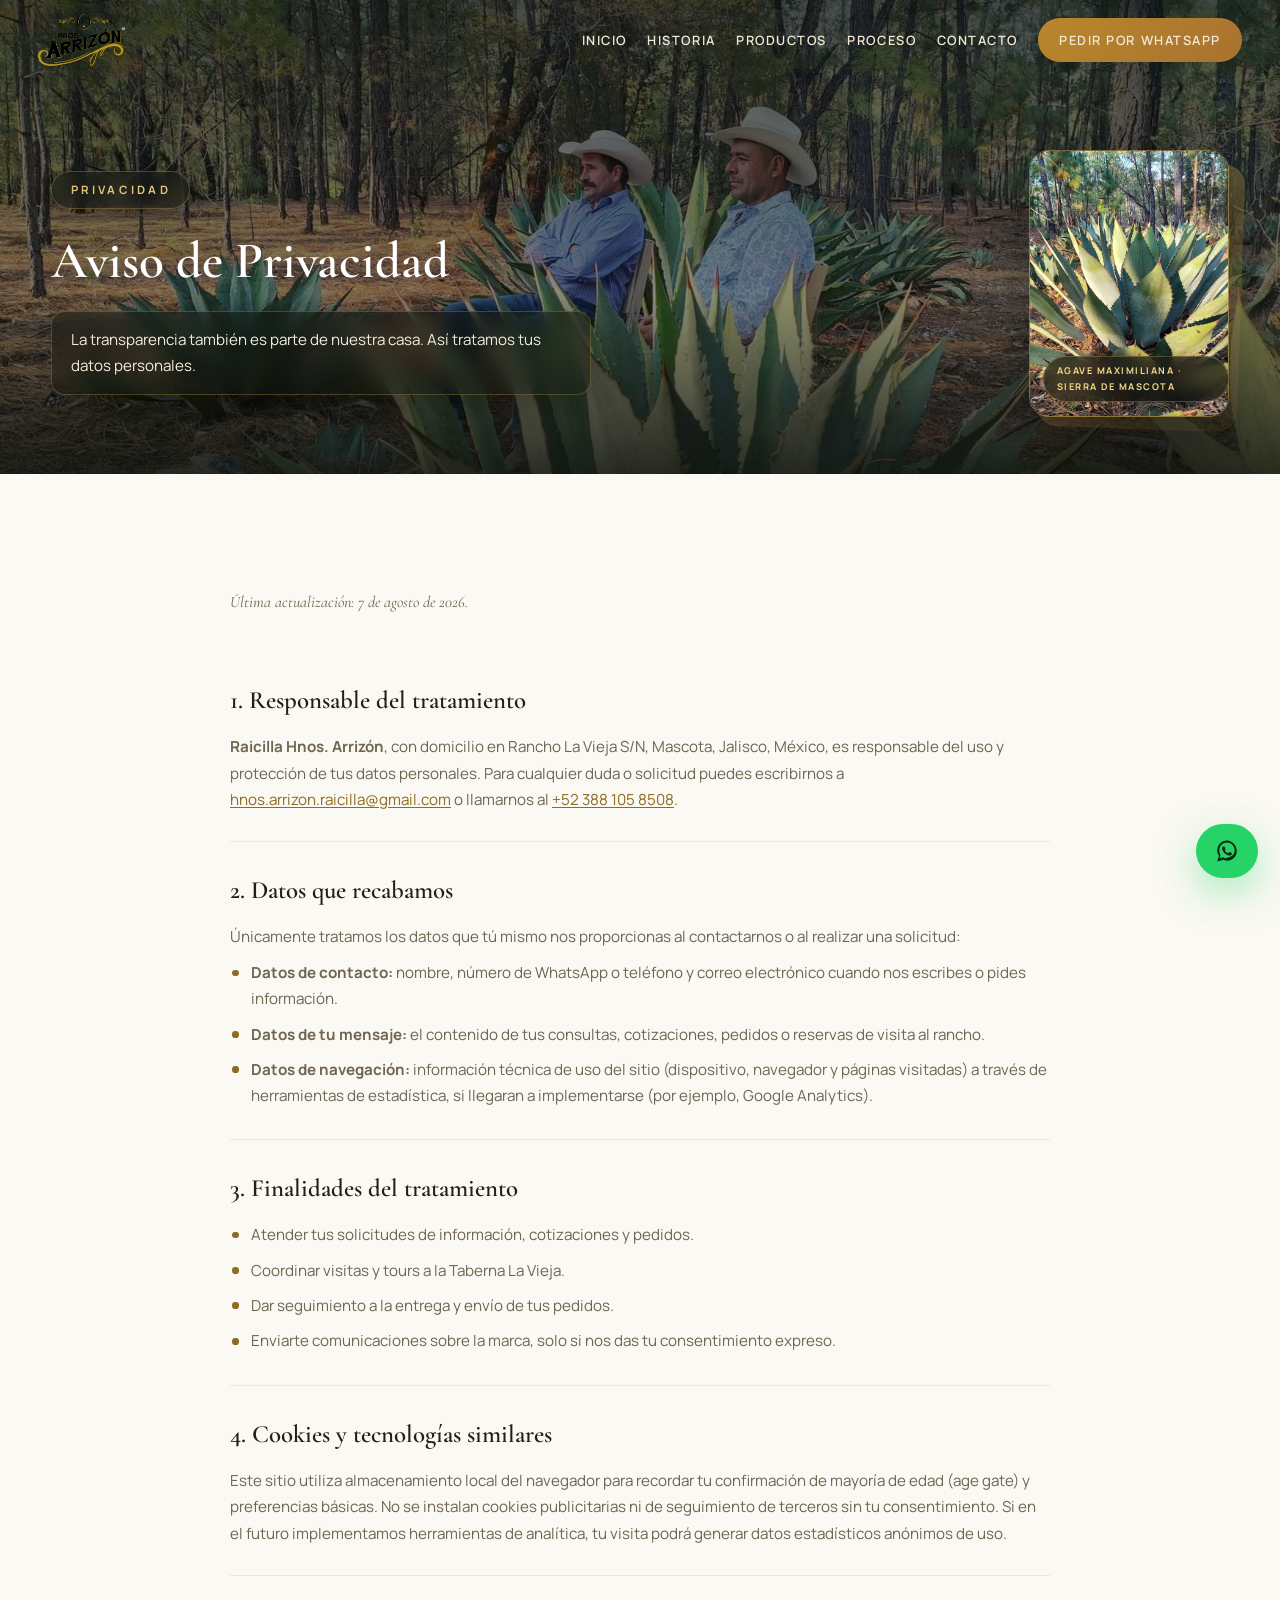
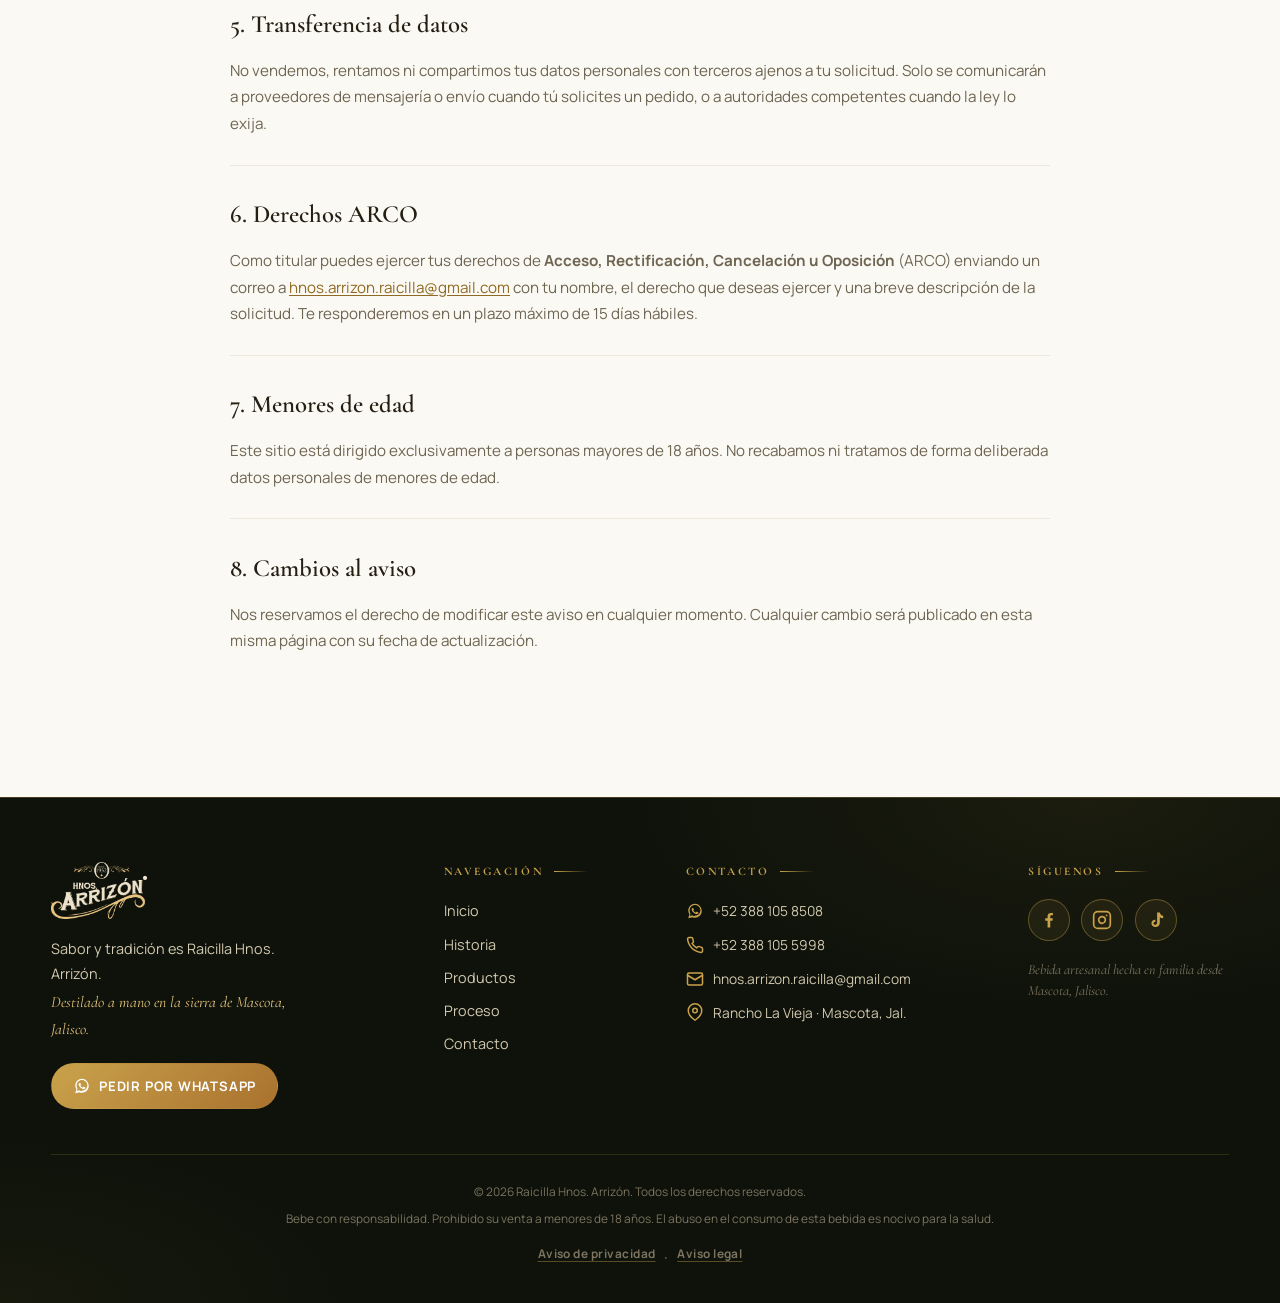
<file: aviso-privacidad.html>
<!DOCTYPE html>
<html lang="es" class="no-js">
<head>
  <script>document.documentElement.classList.replace('no-js','js');</script>
  <meta charset="UTF-8">
  <meta name="viewport" content="width=device-width, initial-scale=1.0">

  <!-- ============ SEO ============ -->
  <title>Aviso de Privacidad | Raicilla Hnos. Arrizón</title>
  <meta name="description" content="Aviso de privacidad de Raicilla Hnos. Arrizón conforme a la Ley Federal de Protección de Datos Personales en Posesión de los Particulares (LFPDPPP).">
  <meta name="robots" content="index, follow, max-image-preview:large">
  <meta name="theme-color" content="#fbf9f3">
  <link rel="canonical" href="https://arrizon.mx/aviso-privacidad.html">
  <link rel="icon" type="image/jpeg" href="images/favicon.jpg">

  <meta property="og:type" content="website">
  <meta property="og:locale" content="es_MX">
  <meta property="og:site_name" content="Raicilla Hnos. Arrizón">
  <meta property="og:title" content="Aviso de Privacidad | Raicilla Hnos. Arrizón">
  <meta property="og:description" content="Cómo tratamos tus datos personales conforme a la LFPDPPP.">
  <meta property="og:image" content="https://arrizon.mx/images/logo.png">
  <meta property="og:url" content="https://arrizon.mx/aviso-privacidad.html">

  <meta name="twitter:card" content="summary_large_image">
  <meta name="twitter:title" content="Aviso de Privacidad | Raicilla Hnos. Arrizón">
  <meta name="twitter:description" content="Cómo tratamos tus datos personales conforme a la LFPDPPP.">
  <meta name="twitter:image" content="https://arrizon.mx/images/logo.png">

  <link rel="preload" as="image" href="images/fondo.jpeg" fetchpriority="high">
  <link rel="preconnect" href="https://fonts.googleapis.com">
  <link rel="preconnect" href="https://fonts.gstatic.com" crossorigin>
  <link href="https://fonts.googleapis.com/css2?family=Cormorant+Garamond:ital,wght@0,400;0,500;0,600;0,700;1,400;1,500&family=Manrope:wght@400;500;600;700;800&family=Caveat:wght@500;600&display=swap" rel="stylesheet">
  <link rel="stylesheet" href="css/styles.css?v=68">
</head>
<body class="page-legal">

  <!-- ============ PRELOADER ============ -->
  <div id="preloader" class="preloader">
    <div class="preloader__inner">
      <img src="images/logo.png" alt="Raicilla Hnos. Arrizón" class="preloader__logo">
      <div class="preloader__bar"><span></span></div>
      <p class="preloader__text">Destilando tradición…</p>
    </div>
  </div>

  <!-- ============ SCROLL PROGRESS ============ -->
  <div class="progress" id="progressBar"><span></span></div>

  <!-- ============ NAVBAR ============ -->
  <header class="nav" id="navbar">
    <a href="index.html" class="nav__logo">
      <img src="images/logo.png" alt="Raicilla Hnos. Arrizón">
    </a>
    <nav class="nav__links" id="navLinks">
      <a href="index.html">Inicio</a>
      <a href="historia.html">Historia</a>
      <a href="productos.html">Productos</a>
      <a href="proceso.html">Proceso</a>
      <a href="contacto.html">Contacto</a>
      <a href="#" class="nav__cta" id="waNav" target="_blank" rel="noopener">Pedir por WhatsApp</a>
    </nav>
    <button class="nav__burger" id="burger" aria-label="Abrir menú">
      <span></span><span></span><span></span>
    </button>
  </header>

  <main>
    <!-- ============ CABECERA DE PÁGINA ============ -->
    <section class="page-hero">
      <div class="container page-hero__grid">
        <div class="page-hero__text">
          <span class="page-hero__kicker reveal">Privacidad</span>
          <h1 class="reveal">Aviso de Privacidad</h1>
          <p class="reveal">La transparencia también es parte de nuestra casa. Así tratamos tus datos personales.</p>
        </div>
        <figure class="page-hero__fig reveal">
          <img src="images/fondos/agave_lado_2.jpeg" alt="Agave maximiliana en la sierra de Mascota" loading="eager" decoding="async">
          <figcaption>Agave maximiliana · Sierra de Mascota</figcaption>
        </figure>
      </div>
    </section>

    <!-- ============ AVISO DE PRIVACIDAD ============ -->
    <section class="section legal">
      <div class="container legal__wrap">
        <p class="legal__date"><em>Última actualización: 7 de agosto de 2026.</em></p>

        <div class="legal__block">
          <h2>1. Responsable del tratamiento</h2>
          <p><strong>Raicilla Hnos. Arrizón</strong>, con domicilio en Rancho La Vieja S/N, Mascota, Jalisco, México, es responsable del uso y protección de tus datos personales. Para cualquier duda o solicitud puedes escribirnos a <a href="mailto:hnos.arrizon.raicilla@gmail.com">hnos.arrizon.raicilla@gmail.com</a> o llamarnos al <a href="tel:+523881058508">+52 388 105 8508</a>.</p>
        </div>

        <div class="legal__block">
          <h2>2. Datos que recabamos</h2>
          <p>Únicamente tratamos los datos que tú mismo nos proporcionas al contactarnos o al realizar una solicitud:</p>
          <ul>
            <li><strong>Datos de contacto:</strong> nombre, número de WhatsApp o teléfono y correo electrónico cuando nos escribes o pides información.</li>
            <li><strong>Datos de tu mensaje:</strong> el contenido de tus consultas, cotizaciones, pedidos o reservas de visita al rancho.</li>
            <li><strong>Datos de navegación:</strong> información técnica de uso del sitio (dispositivo, navegador y páginas visitadas) a través de herramientas de estadística, si llegaran a implementarse (por ejemplo, Google Analytics).</li>
          </ul>
        </div>

        <div class="legal__block">
          <h2>3. Finalidades del tratamiento</h2>
          <ul>
            <li>Atender tus solicitudes de información, cotizaciones y pedidos.</li>
            <li>Coordinar visitas y tours a la Taberna La Vieja.</li>
            <li>Dar seguimiento a la entrega y envío de tus pedidos.</li>
            <li>Enviarte comunicaciones sobre la marca, solo si nos das tu consentimiento expreso.</li>
          </ul>
        </div>

        <div class="legal__block">
          <h2>4. Cookies y tecnologías similares</h2>
          <p>Este sitio utiliza almacenamiento local del navegador para recordar tu confirmación de mayoría de edad (age gate) y preferencias básicas. No se instalan cookies publicitarias ni de seguimiento de terceros sin tu consentimiento. Si en el futuro implementamos herramientas de analítica, tu visita podrá generar datos estadísticos anónimos de uso.</p>
        </div>

        <div class="legal__block">
          <h2>5. Transferencia de datos</h2>
          <p>No vendemos, rentamos ni compartimos tus datos personales con terceros ajenos a tu solicitud. Solo se comunicarán a proveedores de mensajería o envío cuando tú solicites un pedido, o a autoridades competentes cuando la ley lo exija.</p>
        </div>

        <div class="legal__block">
          <h2>6. Derechos ARCO</h2>
          <p>Como titular puedes ejercer tus derechos de <strong>Acceso, Rectificación, Cancelación u Oposición</strong> (ARCO) enviando un correo a <a href="mailto:hnos.arrizon.raicilla@gmail.com">hnos.arrizon.raicilla@gmail.com</a> con tu nombre, el derecho que deseas ejercer y una breve descripción de la solicitud. Te responderemos en un plazo máximo de 15 días hábiles.</p>
        </div>

        <div class="legal__block">
          <h2>7. Menores de edad</h2>
          <p>Este sitio está dirigido exclusivamente a personas mayores de 18 años. No recabamos ni tratamos de forma deliberada datos personales de menores de edad.</p>
        </div>

        <div class="legal__block">
          <h2>8. Cambios al aviso</h2>
          <p>Nos reservamos el derecho de modificar este aviso en cualquier momento. Cualquier cambio será publicado en esta misma página con su fecha de actualización.</p>
        </div>
      </div>
    </section>
  </main>

  <!-- ============ FOOTER ============ -->
  <footer class="footer">
    <div class="container">
      <div class="footer__top">
        <div class="footer__brand">
          <img src="images/logo-light.png" alt="Raicilla Hnos. Arrizón">
          <p>Sabor y tradición es Raicilla Hnos. Arrizón.</p>
          <p class="footer__brand-slogan">Destilado a mano en la sierra de Mascota, Jalisco.</p>
          <a href="#" id="footerWa" class="btn btn--gold footer__cta" target="_blank" rel="noopener">
            <svg viewBox="0 0 32 32" width="18" height="18" fill="currentColor" aria-hidden="true"><path d="M16 3C9.4 3 4 8.4 4 15c0 2.5.8 4.9 2.1 6.9L4 29l7.3-2.1c1.5.7 3.1 1 4.7 1 6.6 0 12-5.4 12-12S22.6 3 16 3zm0 22c-1.6 0-3.2-.4-4.6-1.1l-.3-.2-4.3 1.2 1.2-4.2-.2-.3C7 19.1 6.5 17.1 6.5 15 6.5 9.8 10.8 5.5 16 5.5s9.5 4.3 9.5 9.5-4.3 9-9.5 9zm5.3-6.8c-.3-.1-1.7-.8-2-.9-.3-.1-.5-.1-.7.1-.2.3-.8.9-.9 1.1-.2.2-.3.2-.6.1-.3-.2-1.2-.5-2.3-1.4-.9-.8-1.4-1.7-1.6-2-.2-.3 0-.4.1-.6l.4-.5c.1-.2.2-.3.3-.5.1-.2 0-.4 0-.5l-.9-2.1c-.2-.6-.5-.5-.7-.5h-.6c-.2 0-.5.1-.8.4-.3.3-1 1-1 2.4s1.1 2.8 1.2 3c.2.2 2.1 3.2 5.1 4.5.7.3 1.3.5 1.7.6.7.2 1.4.2 1.9.1.6-.1 1.7-.7 2-1.4.2-.7.2-1.2.2-1.4-.1-.1-.4-.2-.7-.3z"/></svg>
            Pedir por WhatsApp
          </a>
        </div>
        <nav class="footer__col" aria-label="Navegación">
          <h4 class="footer__title">Navegación</h4>
          <div class="footer__links">
            <a href="index.html">Inicio</a>
            <a href="historia.html">Historia</a>
            <a href="productos.html">Productos</a>
            <a href="proceso.html">Proceso</a>
            <a href="contacto.html">Contacto</a>
          </div>
        </nav>
        <div class="footer__col" aria-label="Contacto">
          <h4 class="footer__title">Contacto</h4>
          <div class="footer__contact">
            <a href="#" id="footerWa2" target="_blank" rel="noopener">
              <svg viewBox="0 0 32 32" width="18" height="18" fill="currentColor" aria-hidden="true"><path d="M16 3C9.4 3 4 8.4 4 15c0 2.5.8 4.9 2.1 6.9L4 29l7.3-2.1c1.5.7 3.1 1 4.7 1 6.6 0 12-5.4 12-12S22.6 3 16 3zm0 22c-1.6 0-3.2-.4-4.6-1.1l-.3-.2-4.3 1.2 1.2-4.2-.2-.3C7 19.1 6.5 17.1 6.5 15 6.5 9.8 10.8 5.5 16 5.5s9.5 4.3 9.5 9.5-4.3 9-9.5 9zm5.3-6.8c-.3-.1-1.7-.8-2-.9-.3-.1-.5-.1-.7.1-.2.3-.8.9-.9 1.1-.2.2-.3.2-.6.1-.3-.2-1.2-.5-2.3-1.4-.9-.8-1.4-1.7-1.6-2-.2-.3 0-.4.1-.6l.4-.5c.1-.2.2-.3.3-.5.1-.2 0-.4 0-.5l-.9-2.1c-.2-.6-.5-.5-.7-.5h-.6c-.2 0-.5.1-.8.4-.3.3-1 1-1 2.4s1.1 2.8 1.2 3c.2.2 2.1 3.2 5.1 4.5.7.3 1.3.5 1.7.6.7.2 1.4.2 1.9.1.6-.1 1.7-.7 2-1.4.2-.7.2-1.2.2-1.4-.1-.1-.4-.2-.7-.3z"/></svg>
              +52 388 105 8508
            </a>
            <a href="#" id="footerTel" rel="noopener">
              <svg viewBox="0 0 24 24" width="18" height="18" fill="none" stroke="currentColor" stroke-width="2" stroke-linecap="round" stroke-linejoin="round" aria-hidden="true"><path d="M22 16.92v3a2 2 0 0 1-2.18 2 19.79 19.79 0 0 1-8.63-3.07 19.5 19.5 0 0 1-6-6 19.79 19.79 0 0 1-3.07-8.67A2 2 0 0 1 4.11 2h3a2 2 0 0 1 2 1.72c.13.96.36 1.9.7 2.81a2 2 0 0 1-.45 2.11L8.09 9.91a16 16 0 0 0 6 6l1.27-1.27a2 2 0 0 1 2.11-.45c.91.34 1.85.57 2.81.7A2 2 0 0 1 22 16.92z"/></svg>
              +52 388 105 5998
            </a>
            <a href="#" id="footerMail" rel="noopener">
              <svg viewBox="0 0 24 24" width="18" height="18" fill="none" stroke="currentColor" stroke-width="2" stroke-linecap="round" stroke-linejoin="round" aria-hidden="true"><rect x="2" y="4" width="20" height="16" rx="2"/><path d="m22 7-10 6L2 7"/></svg>
              hnos.arrizon.raicilla@gmail.com
            </a>
            <a href="#" id="footerMap" target="_blank" rel="noopener">
              <svg viewBox="0 0 24 24" width="18" height="18" fill="none" stroke="currentColor" stroke-width="2" stroke-linecap="round" stroke-linejoin="round" aria-hidden="true"><path d="M21 10c0 7-9 13-9 13s-9-6-9-13a9 9 0 0 1 18 0z"/><circle cx="12" cy="10" r="3"/></svg>
              Rancho La Vieja · Mascota, Jal.
            </a>
          </div>
        </div>
        <div class="footer__col" aria-label="Síguenos">
          <h4 class="footer__title">Síguenos</h4>
          <div class="footer__social">
            <a href="#" id="fbLink2" class="footer__social-btn" target="_blank" rel="noopener" aria-label="Facebook">
              <svg viewBox="0 0 24 24" width="20" height="20" fill="currentColor" aria-hidden="true"><path d="M13.5 21v-8h2.7l.4-3.1h-3.1V7.9c0-.9.3-1.5 1.6-1.5h1.6V3.6c-.3 0-1.3-.1-2.4-.1-2.4 0-4 1.4-4 4.1v2.3H7.5V13h2.8v8h3.2z"/></svg>
            </a>
            <a href="#" id="igLink2" class="footer__social-btn" target="_blank" rel="noopener" aria-label="Instagram">
              <svg viewBox="0 0 24 24" width="20" height="20" fill="none" stroke="currentColor" stroke-width="2" stroke-linecap="round" stroke-linejoin="round" aria-hidden="true"><rect x="2" y="2" width="20" height="20" rx="5"/><path d="M16 11.37A4 4 0 1 1 12.63 8 4 4 0 0 1 16 11.37z"/><line x1="17.5" y1="6.5" x2="17.51" y2="6.5"/></svg>
            </a>
            <a href="#" id="ttLink2" class="footer__social-btn" target="_blank" rel="noopener" aria-label="TikTok">
              <svg viewBox="0 0 24 24" width="20" height="20" fill="currentColor" aria-hidden="true"><path d="M16.6 3c.4 2.1 1.8 3.6 4 3.9v3c-1.5 0-2.9-.5-4-1.3v6.3c0 3.4-2.3 5.6-5.3 5.6-2.6 0-4.8-1.8-4.8-4.5 0-2.6 2.1-4.6 4.7-4.4v3c-.6-.2-1.3 0-1.7.4-.5.4-.7 1-.5 1.6.3.8 1 1.2 1.9 1.2 1.4 0 2.4-1.1 2.4-2.6V3h3.3z"/></svg>
            </a>
          </div>
          <p class="footer__legal">Bebida artesanal hecha en familia desde Mascota, Jalisco.</p>
        </div>
      </div>
      <div class="footer__bottom">
        <p>© <span id="year">2026</span> Raicilla Hnos. Arrizón. Todos los derechos reservados.</p>
        <p>Bebe con responsabilidad. Prohibido su venta a menores de 18 años. El abuso en el consumo de esta bebida es nocivo para la salud.</p>
        <nav class="footer__legal-links" aria-label="Información legal">
          <a href="aviso-privacidad.html" aria-current="page">Aviso de privacidad</a>
          <span aria-hidden="true">·</span>
          <a href="aviso-legal.html">Aviso legal</a>
        </nav>
      </div>
    </div>
  </footer>


  <!-- ============ FLOATING WHATSAPP ============ -->
  <a href="#" id="floatWa" class="float-wa" target="_blank" rel="noopener" aria-label="Escríbenos por WhatsApp">
    <svg viewBox="0 0 32 32" width="26" height="26" fill="currentColor"><path d="M16 3C9.4 3 4 8.4 4 15c0 2.5.8 4.9 2.1 6.9L4 29l7.3-2.1c1.5.7 3.1 1 4.7 1 6.6 0 12-5.4 12-12S22.6 3 16 3zm0 22c-1.6 0-3.2-.4-4.6-1.1l-.3-.2-4.3 1.2 1.2-4.2-.2-.3C7 19.1 6.5 17.1 6.5 15 6.5 9.8 10.8 5.5 16 5.5s9.5 4.3 9.5 9.5-4.3 9-9.5 9zm5.3-6.8c-.3-.1-1.7-.8-2-.9-.3-.1-.5-.1-.7.1-.2.3-.8.9-.9 1.1-.2.2-.3.2-.6.1-.3-.2-1.2-.5-2.3-1.4-.9-.8-1.4-1.7-1.6-2-.2-.3 0-.4.1-.6l.4-.5c.1-.2.2-.3.3-.5.1-.2 0-.4 0-.5l-.9-2.1c-.2-.6-.5-.5-.7-.5h-.6c-.2 0-.5.1-.8.4-.3.3-1 1-1 2.4s1.1 2.8 1.2 3c.2.2 2.1 3.2 5.1 4.5.7.3 1.3.5 1.7.6.7.2 1.4.2 1.9.1.6-.1 1.7-.7 2-1.4.2-.7.2-1.2.2-1.4-.1-.1-.4-.2-.7-.3z"/></svg>
    <span>Pedir por WhatsApp</span>
  </a>

  <script src="js/main.js?v=68"></script>
</body>
</html>
</file>
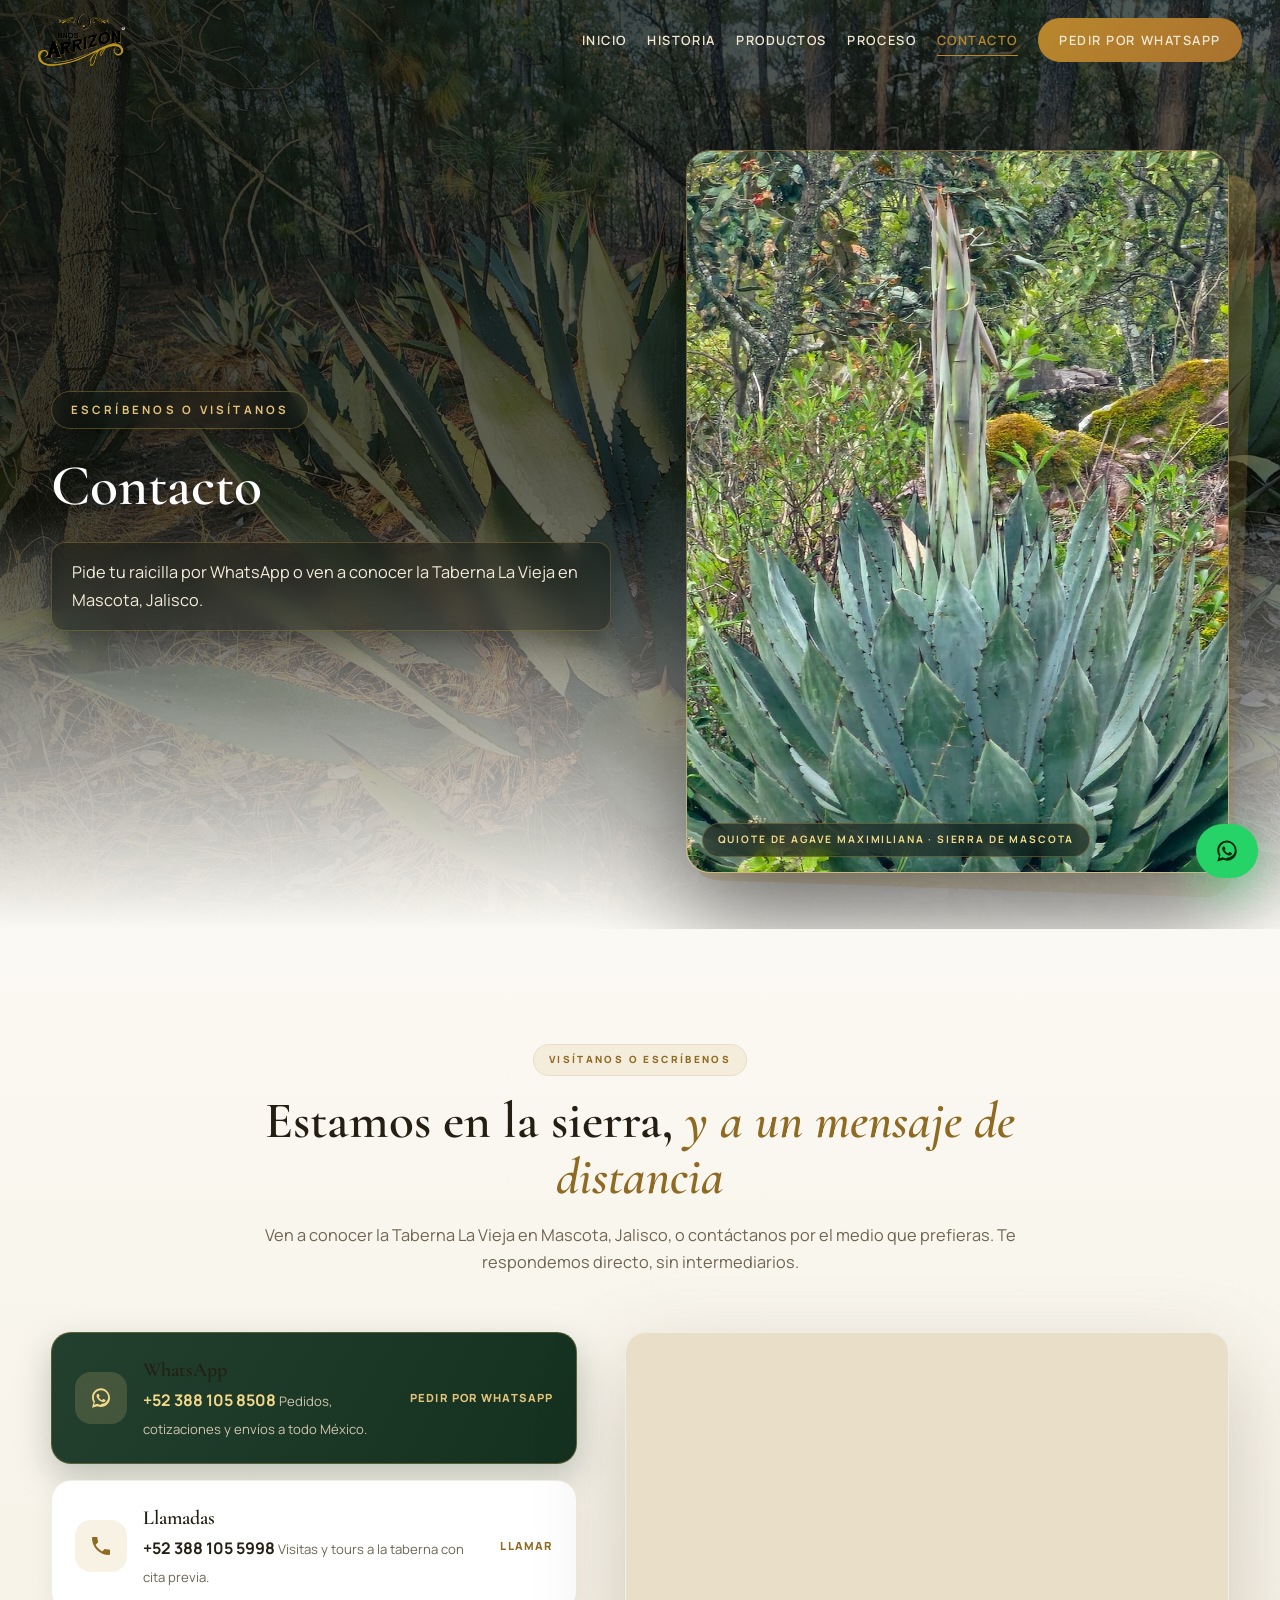
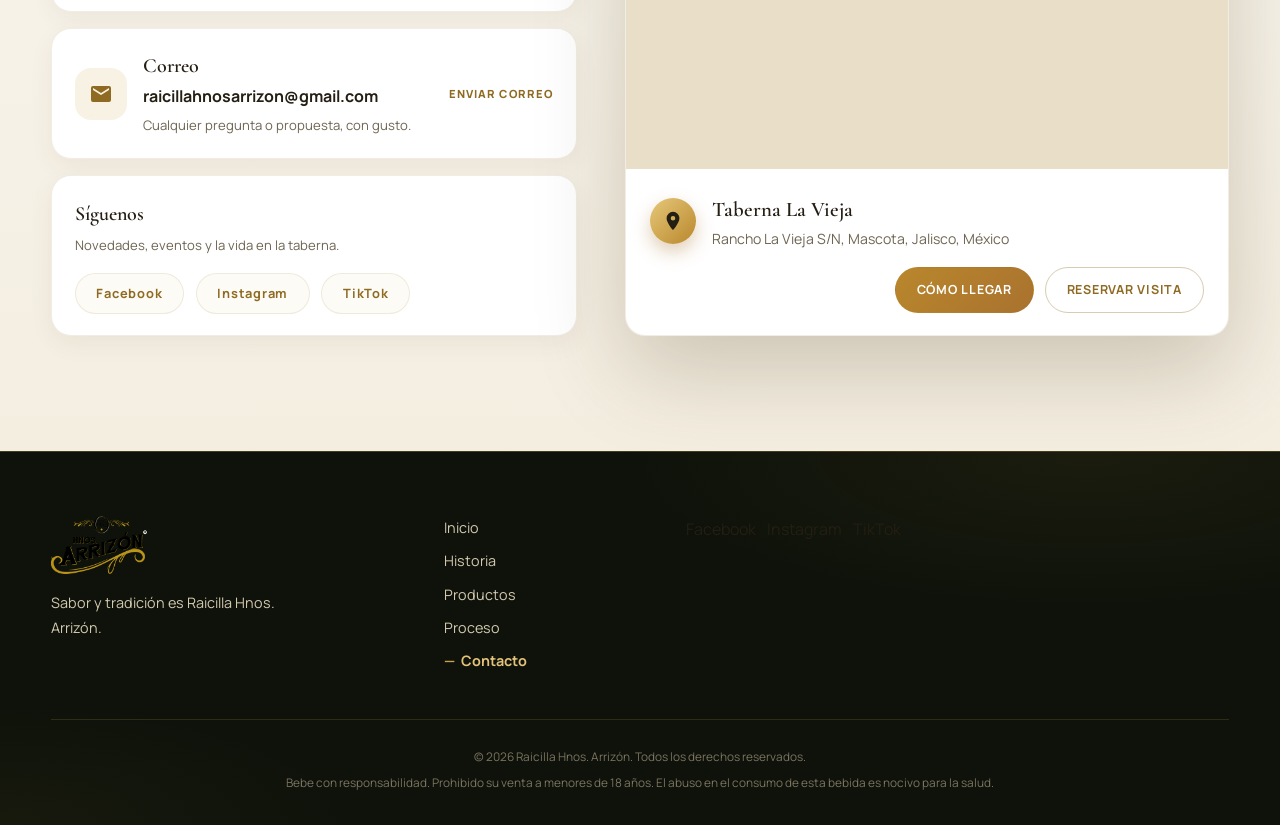
<file: contacto.html>
<!DOCTYPE html>
<html lang="es">
<head>
  <meta charset="UTF-8">
  <meta name="viewport" content="width=device-width, initial-scale=1.0">

  <!-- ============ SEO ============ -->
  <title>Contacto | Raicilla Hnos. Arrizón</title>
  <meta name="description" content="Visítanos en la Taberna La Vieja, Rancho La Vieja S/N, Mascota, Jalisco, o escríbenos por WhatsApp al +52 388 105 8508 y al +52 388 105 5998.">
  <meta name="robots" content="index, follow, max-image-preview:large">
  <meta name="theme-color" content="#fbf9f3">
  <link rel="canonical" href="https://TU-DOMINIO.com/contacto.html">
  <link rel="icon" type="image/jpeg" href="images/favicon.jpg">

  <meta property="og:type" content="website">
  <meta property="og:locale" content="es_MX">
  <meta property="og:site_name" content="Raicilla Hnos. Arrizón">
  <meta property="og:title" content="Contacto | Raicilla Hnos. Arrizón">
  <meta property="og:description" content="Visítanos en Mascota, Jalisco, o escríbenos por WhatsApp.">
  <meta property="og:image" content="https://TU-DOMINIO.com/images/maestros.jpg">
  <meta property="og:url" content="https://TU-DOMINIO.com/contacto.html">

  <meta name="twitter:card" content="summary_large_image">
  <meta name="twitter:title" content="Contacto | Raicilla Hnos. Arrizón">
  <meta name="twitter:description" content="Visítanos en Mascota, Jalisco, o escríbenos por WhatsApp.">
  <meta name="twitter:image" content="https://TU-DOMINIO.com/images/maestros.jpg">

  <link rel="preload" as="image" href="images/fondo.jpeg" fetchpriority="high">
  <link rel="preconnect" href="https://fonts.googleapis.com">
  <link rel="preconnect" href="https://fonts.gstatic.com" crossorigin>
  <link href="https://fonts.googleapis.com/css2?family=Cormorant+Garamond:ital,wght@0,400;0,500;0,600;0,700;1,400;1,500&family=Manrope:wght@400;500;600;700;800&family=Caveat:wght@500;600&display=swap" rel="stylesheet">
  <link rel="stylesheet" href="css/styles.css?v=42">

  <!-- ============ DATOS ESTRUCTURADOS: NEGOCIO LOCAL ============ -->
  <script type="application/ld+json">
  {
    "@context": "https://schema.org",
    "@type": "Distillery",
    "name": "Raicilla Hnos. Arrizón",
    "slogan": "Sabor y tradición es Raicilla Hnos. Arrizón.",
    "description": "Destilería artesanal de raicilla en Mascota, Jalisco. Taberna La Vieja.",
    "image": "https://TU-DOMINIO.com/images/logo.png",
    "email": "raicillahnosarrizon@gmail.com",
    "telephone": "+523881055998",
    "address": {
      "@type": "PostalAddress",
      "streetAddress": "Rancho La Vieja S/N",
      "addressLocality": "Mascota",
      "addressRegion": "Jalisco",
      "addressCountry": "MX"
    }
  }
  </script>
</head>
<body class="page-contacto">

  <!-- ============ PRELOADER ============ -->
  <div id="preloader" class="preloader">
    <div class="preloader__inner">
      <img src="images/logo.png" alt="Raicilla Hnos. Arrizón" class="preloader__logo">
      <div class="preloader__bar"><span></span></div>
      <p class="preloader__text">Destilando tradición…</p>
    </div>
  </div>

  <!-- ============ SCROLL PROGRESS ============ -->
  <div class="progress" id="progressBar"><span></span></div>

  <!-- ============ NAVBAR ============ -->
  <header class="nav" id="navbar">
    <a href="index.html" class="nav__logo">
      <img src="images/logo.png" alt="Raicilla Hnos. Arrizón">
    </a>
    <nav class="nav__links" id="navLinks">
      <a href="index.html">Inicio</a>
      <a href="historia.html">Historia</a>
      <a href="productos.html">Productos</a>
      <a href="proceso.html">Proceso</a>
      <a href="contacto.html" class="is-active">Contacto</a>
      <a href="#" class="nav__cta" id="waNav" target="_blank" rel="noopener">Pedir por WhatsApp</a>
    </nav>
    <button class="nav__burger" id="burger" aria-label="Abrir menú">
      <span></span><span></span><span></span>
    </button>
  </header>

  <main>
    <!-- ============ CABECERA DE PÁGINA ============ -->
    <section class="page-hero">
      <div class="container page-hero__grid">
        <div class="page-hero__text">
          <span class="page-hero__kicker reveal">Escríbenos o visítanos</span>
          <h1 class="reveal">Contacto</h1>
          <p class="reveal">Pide tu raicilla por WhatsApp o ven a conocer la Taberna La Vieja en Mascota, Jalisco.</p>
        </div>
        <figure class="page-hero__fig reveal">
          <img src="images/fondos/agave_quiote.jpeg" alt="Quiote de agave maximiliana en la sierra de Mascota" loading="eager" decoding="async">
          <figcaption>Quiote de agave maximiliana · Sierra de Mascota</figcaption>
        </figure>
      </div>
    </section>

    <!-- ============ CONTACTO ============ -->
    <section class="section contact">
      <div class="container">

        <header class="contact__head reveal">
          <span class="contact__tag">Visítanos o escríbenos</span>
          <h2>Estamos en la sierra, <em>y a un mensaje de distancia</em></h2>
          <p>Ven a conocer la Taberna La Vieja en Mascota, Jalisco, o contáctanos por el medio que prefieras. Te respondemos directo, sin intermediarios.</p>
        </header>

        <div class="contact__grid">

          <!-- ===== CANALES ===== -->
          <div class="contact__cards">

            <a class="contact__card contact__card--wa reveal" href="#" id="waLink" target="_blank" rel="noopener">
              <span class="contact__ic"><svg viewBox="0 0 32 32" aria-hidden="true"><path d="M16 3C9.4 3 4 8.4 4 15c0 2.5.8 4.9 2.1 6.9L4 29l7.3-2.1c1.5.7 3.1 1 4.7 1 6.6 0 12-5.4 12-12S22.6 3 16 3zm0 22c-1.6 0-3.2-.4-4.6-1.1l-.3-.2-4.3 1.2 1.2-4.2-.2-.3C7 19.1 6.5 17.1 6.5 15 6.5 9.8 10.8 5.5 16 5.5s9.5 4.3 9.5 9.5-4.3 9-9.5 9zm5.3-6.8c-.3-.1-1.7-.8-2-.9-.3-.1-.5-.1-.7.1-.2.3-.8.9-.9 1.1-.2.2-.3.2-.6.1-.3-.2-1.2-.5-2.3-1.4-.9-.8-1.4-1.7-1.6-2-.2-.3 0-.4.1-.6l.4-.5c.1-.2.2-.3.3-.5.1-.2 0-.4 0-.5l-.9-2.1c-.2-.6-.5-.5-.7-.5h-.6c-.2 0-.5.1-.8.4-.3.3-1 1-1 2.4s1.1 2.8 1.2 3c.2.2 2.1 3.2 5.1 4.5.7.3 1.3.5 1.7.6.7.2 1.4.2 1.9.1.6-.1 1.7-.7 2-1.4.2-.7.2-1.2.2-1.4-.1-.1-.4-.2-.7-.3z"/></svg></span>
              <span class="contact__txt">
                <h3>WhatsApp</h3>
                <span class="contact__value">+52 388 105 8508</span>
                <span class="contact__note">Pedidos, cotizaciones y envíos a todo México.</span>
              </span>
              <span class="contact__go">Pedir por WhatsApp</span>
            </a>

            <a class="contact__card reveal" href="#" id="telLink" rel="noopener">
              <span class="contact__ic"><svg viewBox="0 0 24 24" aria-hidden="true"><path d="M6.6 10.8c1.4 2.8 3.8 5.1 6.6 6.6l2.2-2.2c.3-.3.7-.4 1-.2 1.1.4 2.3.6 3.6.6.6 0 1 .4 1 1V20c0 .6-.4 1-1 1C10.6 21 3 13.4 3 4c0-.6.4-1 1-1h3.5c.6 0 1 .4 1 1 0 1.2.2 2.4.6 3.6.1.3 0 .7-.2 1l-2.3 2.2z"/></svg></span>
              <span class="contact__txt">
                <h3>Llamadas</h3>
                <span class="contact__value">+52 388 105 5998</span>
                <span class="contact__note">Visitas y tours a la taberna con cita previa.</span>
              </span>
              <span class="contact__go">Llamar</span>
            </a>

            <a class="contact__card reveal" href="#" id="mailLink">
              <span class="contact__ic"><svg viewBox="0 0 24 24" aria-hidden="true"><path d="M20 4H4a2 2 0 0 0-2 2v12a2 2 0 0 0 2 2h16a2 2 0 0 0 2-2V6a2 2 0 0 0-2-2zm0 4-8 5-8-5V6l8 5 8-5v2z"/></svg></span>
              <span class="contact__txt">
                <h3>Correo</h3>
                <span class="contact__value">raicillahnosarrizon@gmail.com</span>
                <span class="contact__note">Cualquier pregunta o propuesta, con gusto.</span>
              </span>
              <span class="contact__go">Enviar correo</span>
            </a>

            <div class="contact__card contact__card--social reveal">
              <span class="contact__txt">
                <h3>Síguenos</h3>
                <span class="contact__note">Novedades, eventos y la vida en la taberna.</span>
              </span>
              <div class="contact__socialrow">
                <a href="#" id="fbLink" target="_blank" rel="noopener">Facebook</a>
                <a href="#" id="igLink" target="_blank" rel="noopener">Instagram</a>
                <a href="#" id="ttLink" target="_blank" rel="noopener">TikTok</a>
              </div>
            </div>

          </div>

          <!-- ===== UBICACIÓN Y MAPA ===== -->
          <div class="contact__mapcard reveal">
            <div class="contact__mapframe">
              <iframe
                src="https://www.google.com/maps?q=Rancho%20La%20Vieja%2C%20Mascota%2C%20Jalisco%2C%20M%C3%A9xico&output=embed"
                title="Mapa de la Taberna La Vieja en Mascota, Jalisco"
                loading="lazy"
                allowfullscreen
                referrerpolicy="no-referrer-when-downgrade"></iframe>
            </div>
            <div class="contact__maplabel">
              <span class="contact__pin"><svg viewBox="0 0 24 24" aria-hidden="true"><path d="M12 2a7 7 0 0 0-7 7c0 5.2 7 13 7 13s7-7.8 7-13a7 7 0 0 0-7-7zm0 9.5A2.5 2.5 0 1 1 12 6.5a2.5 2.5 0 0 1 0 5z"/></svg></span>
              <div>
                <h3>Taberna La Vieja</h3>
                <p>Rancho La Vieja S/N, Mascota, Jalisco, México</p>
              </div>
              <div class="contact__mapacts">
                <a href="#" id="mapLink" class="btn btn--gold" target="_blank" rel="noopener">Cómo llegar</a>
                <a href="#" id="reservarWa" class="btn btn--outline" target="_blank" rel="noopener">Reservar visita</a>
              </div>
            </div>
          </div>

        </div>
      </div>
    </section>
  </main>

  <!-- ============ FOOTER ============ -->
  <footer class="footer">
    <div class="container">
      <div class="footer__top">
        <div class="footer__brand">
          <img src="images/logo.png" alt="Raicilla Hnos. Arrizón">
          <p>Sabor y tradición es Raicilla Hnos. Arrizón.</p>
        </div>
        <nav class="footer__links">
          <a href="index.html">Inicio</a>
          <a href="historia.html">Historia</a>
          <a href="productos.html">Productos</a>
          <a href="proceso.html">Proceso</a>
          <a href="contacto.html">Contacto</a>
        </nav>
        <div class="footer__social">
          <a href="#" id="fbLink2" target="_blank" rel="noopener">Facebook</a>
          <a href="#" id="igLink2" target="_blank" rel="noopener">Instagram</a>
          <a href="#" id="ttLink2" target="_blank" rel="noopener">TikTok</a>
        </div>
      </div>
      <div class="footer__bottom">
        <p>© <span id="year">2026</span> Raicilla Hnos. Arrizón. Todos los derechos reservados.</p>
        <p>Bebe con responsabilidad. Prohibido su venta a menores de 18 años. El abuso en el consumo de esta bebida es nocivo para la salud.</p>
      </div>
    </div>
  </footer>

  <!-- ============ FLOATING WHATSAPP ============ -->
  <a href="#" id="floatWa" class="float-wa" target="_blank" rel="noopener" aria-label="Escríbenos por WhatsApp">
    <svg viewBox="0 0 32 32" width="26" height="26" fill="currentColor"><path d="M16 3C9.4 3 4 8.4 4 15c0 2.5.8 4.9 2.1 6.9L4 29l7.3-2.1c1.5.7 3.1 1 4.7 1 6.6 0 12-5.4 12-12S22.6 3 16 3zm0 22c-1.6 0-3.2-.4-4.6-1.1l-.3-.2-4.3 1.2 1.2-4.2-.2-.3C7 19.1 6.5 17.1 6.5 15 6.5 9.8 10.8 5.5 16 5.5s9.5 4.3 9.5 9.5-4.3 9-9.5 9zm5.3-6.8c-.3-.1-1.7-.8-2-.9-.3-.1-.5-.1-.7.1-.2.3-.8.9-.9 1.1-.2.2-.3.2-.6.1-.3-.2-1.2-.5-2.3-1.4-.9-.8-1.4-1.7-1.6-2-.2-.3 0-.4.1-.6l.4-.5c.1-.2.2-.3.3-.5.1-.2 0-.4 0-.5l-.9-2.1c-.2-.6-.5-.5-.7-.5h-.6c-.2 0-.5.1-.8.4-.3.3-1 1-1 2.4s1.1 2.8 1.2 3c.2.2 2.1 3.2 5.1 4.5.7.3 1.3.5 1.7.6.7.2 1.4.2 1.9.1.6-.1 1.7-.7 2-1.4.2-.7.2-1.2.2-1.4-.1-.1-.4-.2-.7-.3z"/></svg>
    <span>Pedir por WhatsApp</span>
  </a>

  <script src="js/main.js?v=42"></script>
</body>
</html>
</file>
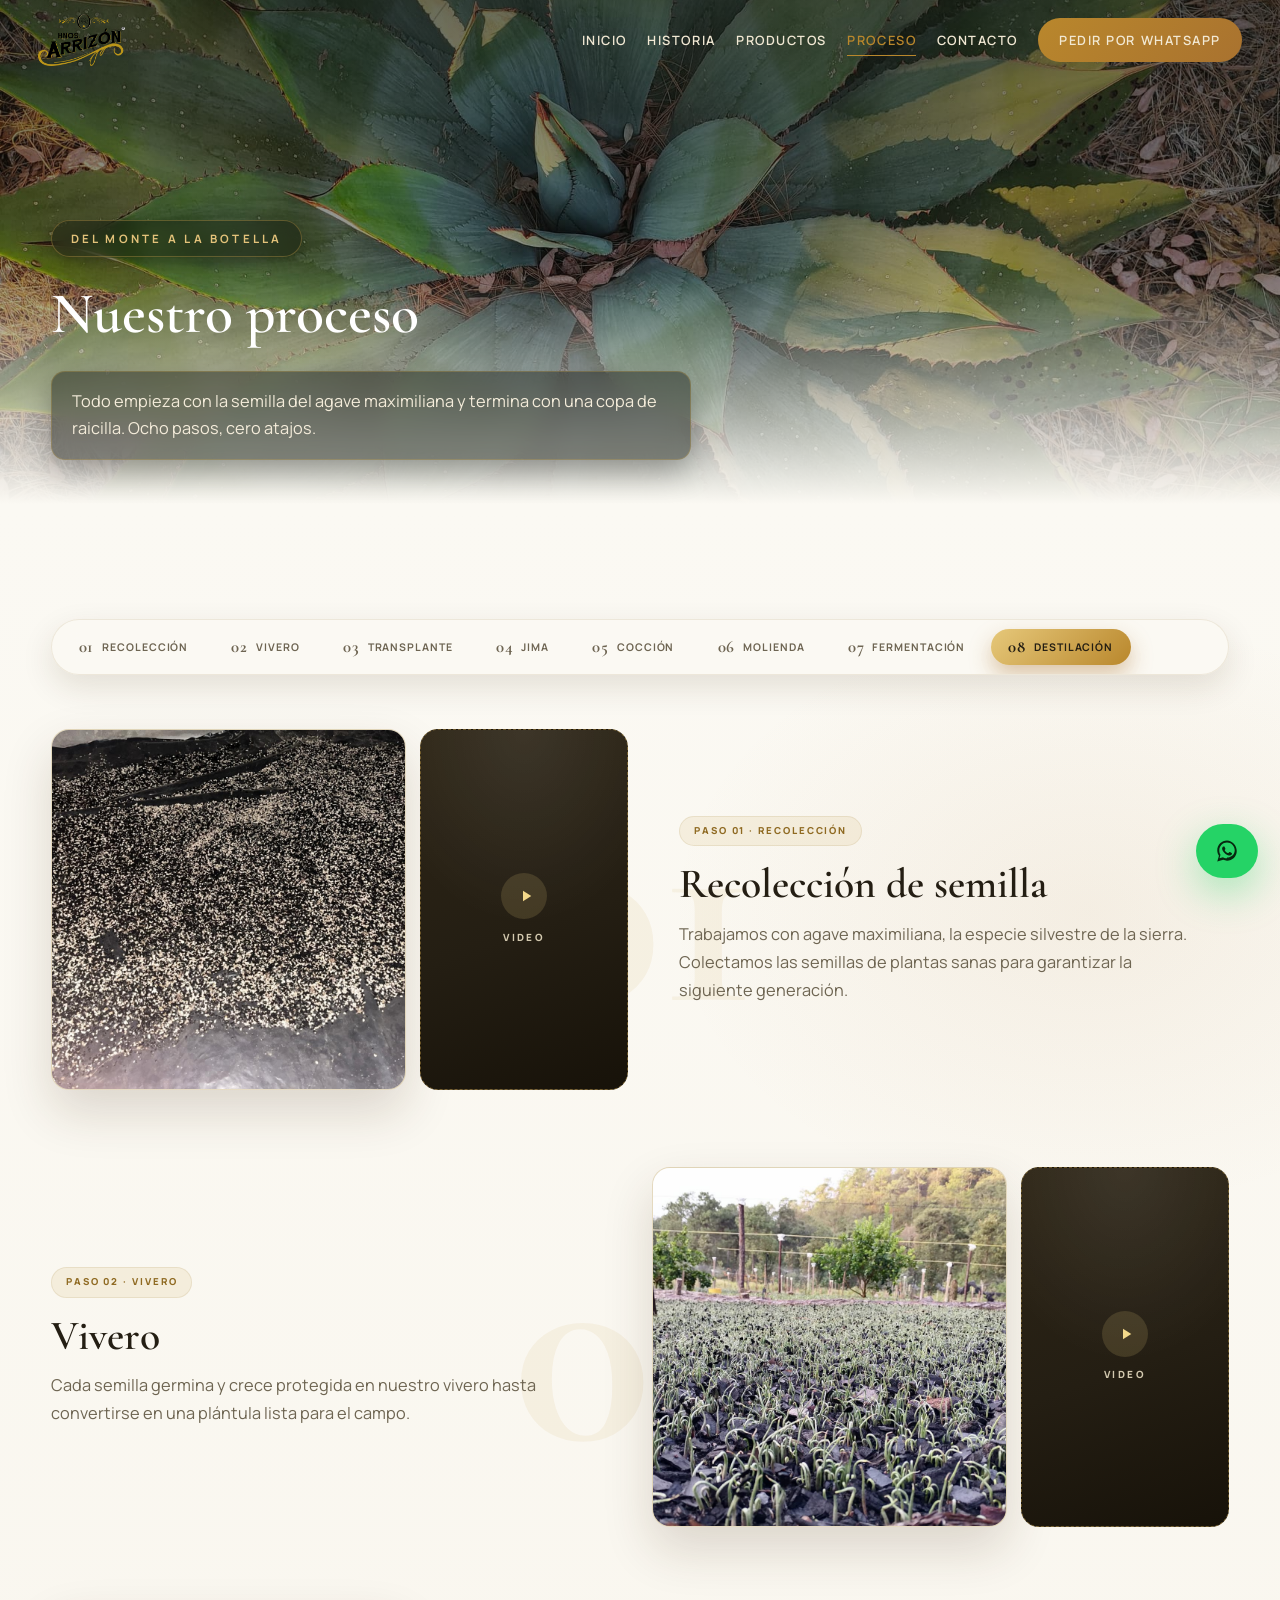
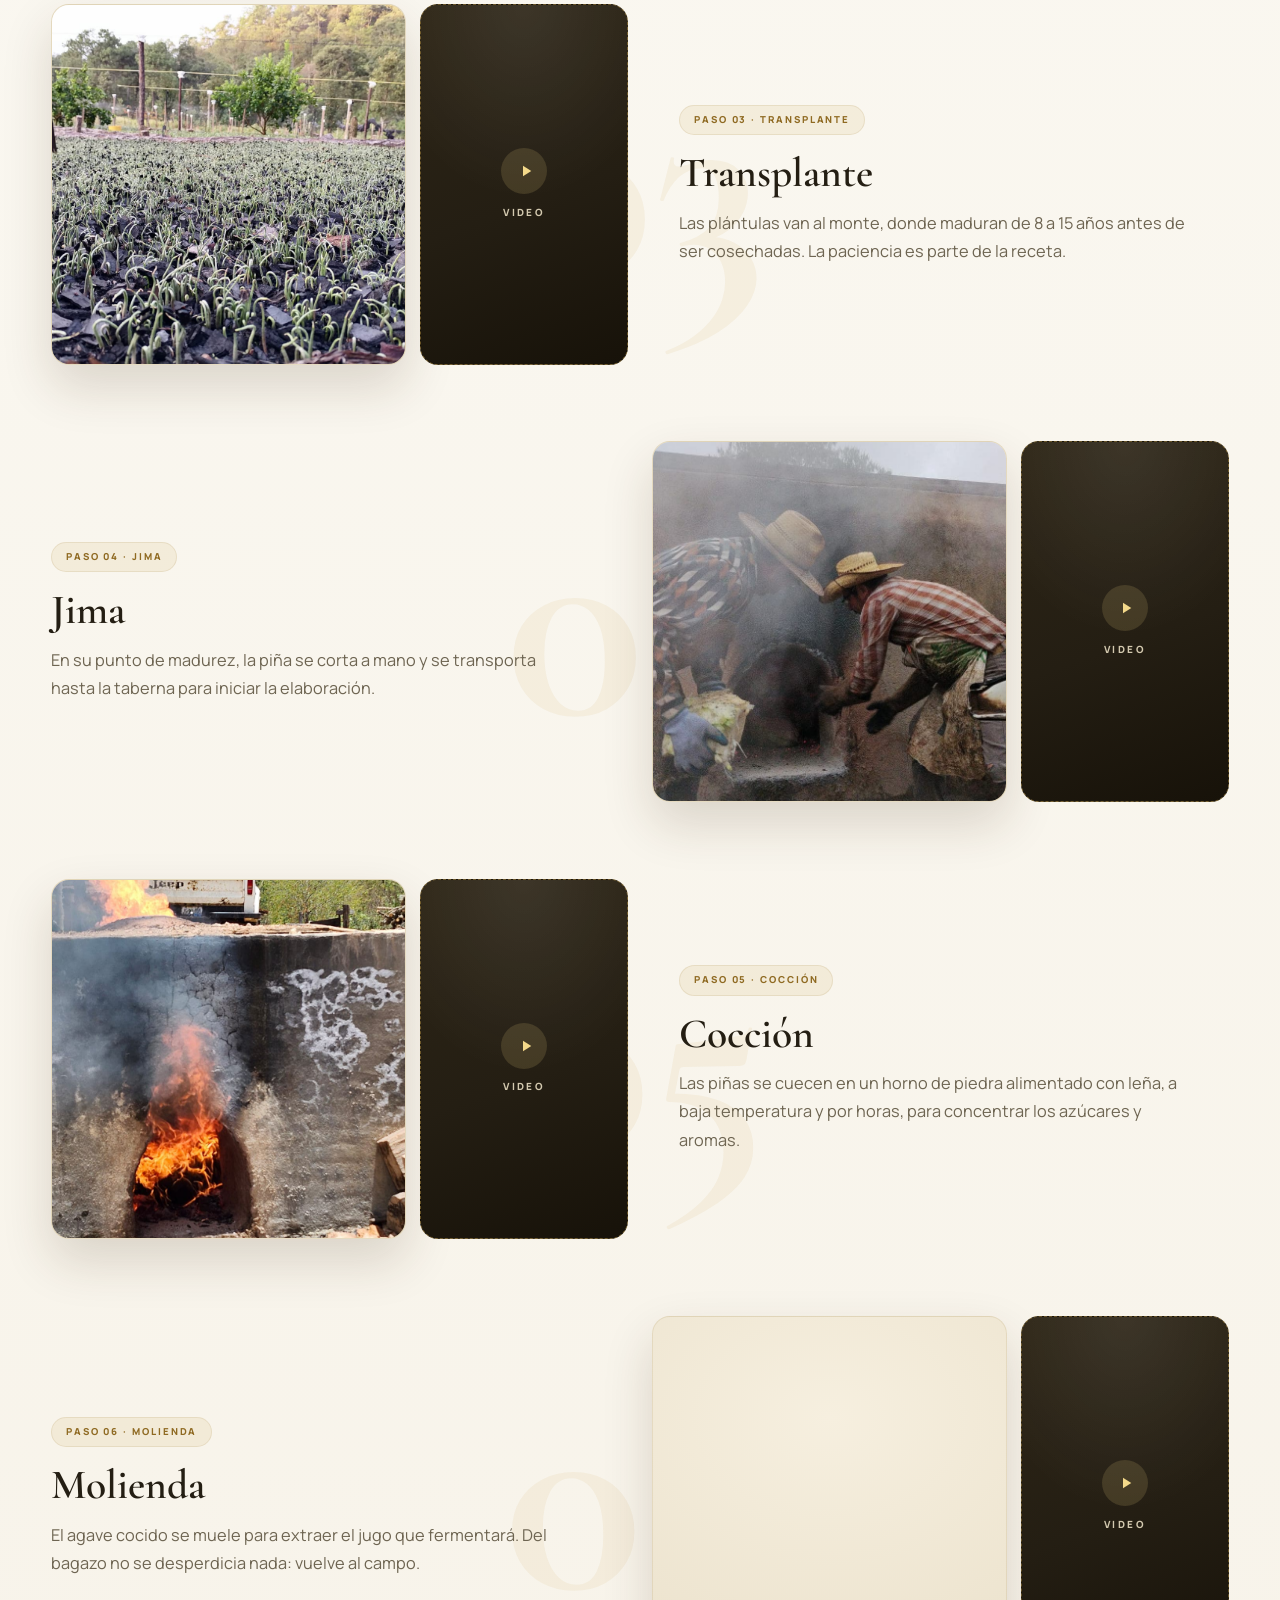
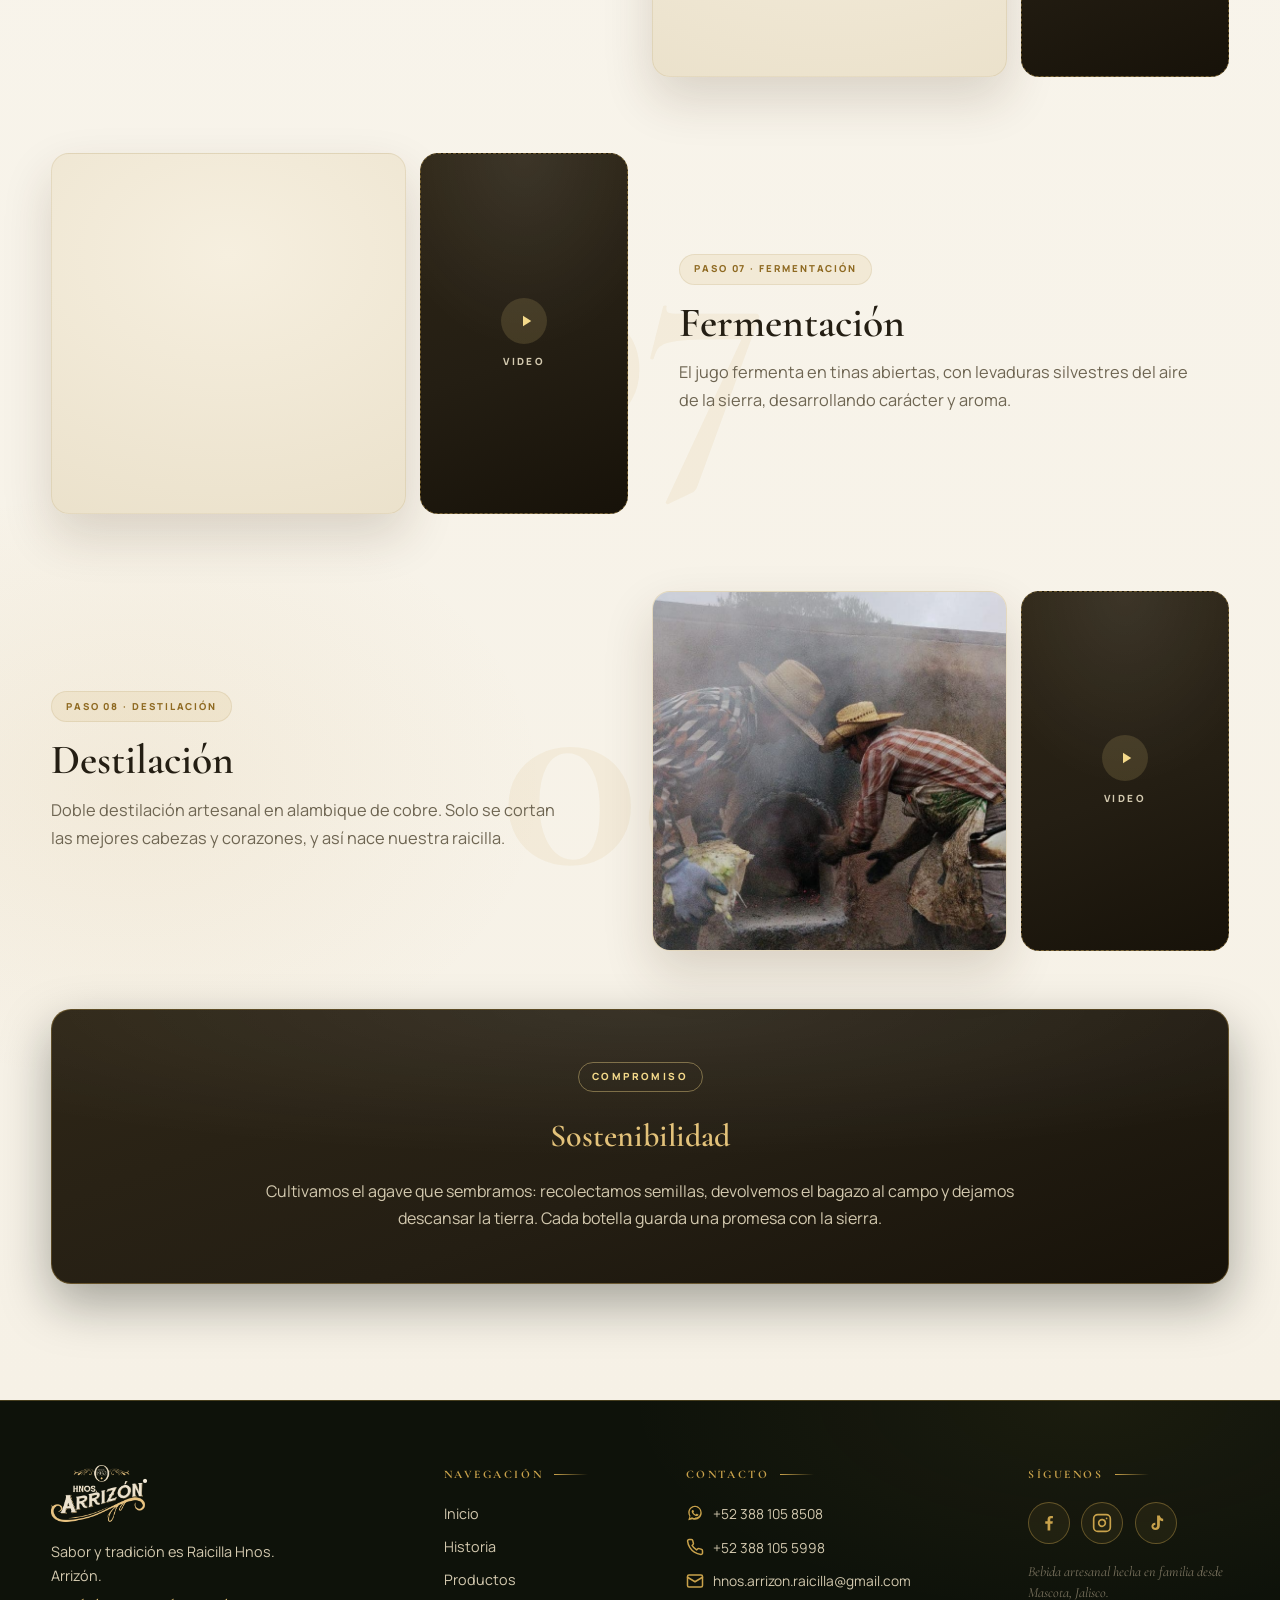
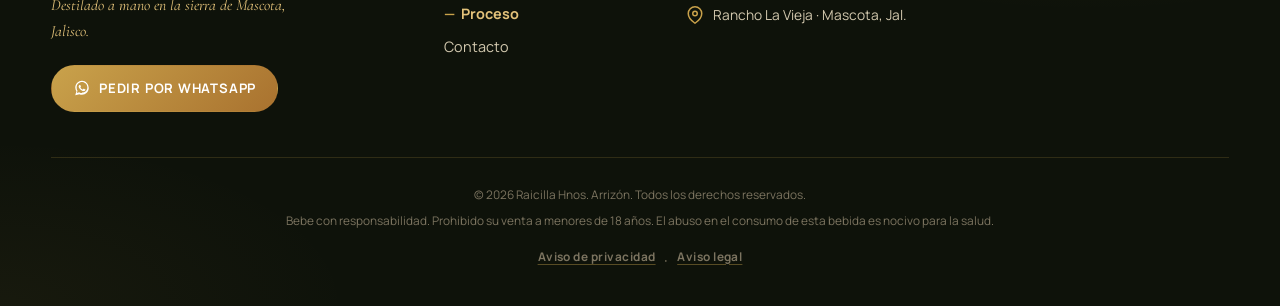
<file: proceso.html>
<!DOCTYPE html>
<html lang="es" class="no-js">
<head>
  <script>document.documentElement.classList.replace('no-js','js');</script>
  <meta charset="UTF-8">
  <meta name="viewport" content="width=device-width, initial-scale=1.0">

  <!-- ============ SEO ============ -->
  <title>Nuestro Proceso | Raicilla Hnos. Arrizón</title>
  <meta name="description" content="De la semilla a la botella: vivero, jima, cocción en horno de piedra, molienda, fermentación y destilación artesanal de agave maximiliana.">
  <meta name="robots" content="index, follow, max-image-preview:large">
  <meta name="theme-color" content="#fbf9f3">
  <link rel="canonical" href="https://arrizon.mx/proceso.html">
  <link rel="icon" type="image/jpeg" href="images/favicon.jpg">

  <meta property="og:type" content="website">
  <meta property="og:locale" content="es_MX">
  <meta property="og:site_name" content="Raicilla Hnos. Arrizón">
  <meta property="og:title" content="Nuestro Proceso | Raicilla Hnos. Arrizón">
  <meta property="og:description" content="Ocho pasos artesanales del agave maximiliana hasta tu copa.">
  <meta property="og:image" content="https://arrizon.mx/images/proceso/horno.jpeg">
  <meta property="og:url" content="https://arrizon.mx/proceso.html">

  <meta name="twitter:card" content="summary_large_image">
  <meta name="twitter:title" content="Nuestro Proceso | Raicilla Hnos. Arrizón">
  <meta name="twitter:description" content="Ocho pasos artesanales del agave maximiliana hasta tu copa.">
  <meta name="twitter:image" content="https://arrizon.mx/images/proceso/horno.jpeg">

  <link rel="preload" as="image" href="images/fondo.jpeg" fetchpriority="high">
  <link rel="preconnect" href="https://fonts.googleapis.com">
  <link rel="preconnect" href="https://fonts.gstatic.com" crossorigin>
  <link href="https://fonts.googleapis.com/css2?family=Cormorant+Garamond:ital,wght@0,400;0,500;0,600;0,700;1,400;1,500&family=Manrope:wght@400;500;600;700;800&family=Caveat:wght@500;600&display=swap" rel="stylesheet">
  <link rel="stylesheet" href="css/styles.css?v=68">

  <!-- ============ DATOS ESTRUCTURADOS: PROCESO ============ -->
  <script type="application/ld+json">
  {
    "@context": "https://schema.org",
    "@type": "HowTo",
    "name": "Elaboración de raicilla Hnos. Arrizón",
    "description": "Ocho pasos artesanales: semilla, vivero, transplante, jima, cocción, molienda, fermentación y destilación.",
    "step": [
      { "@type": "HowToStep", "position": 1, "name": "Recolección de semilla", "text": "Sembramos agave maximiliana, la especie silvestre de la sierra, y cosechamos sus semillas para el vivero." },
      { "@type": "HowToStep", "position": 2, "name": "Vivero", "text": "Las plántulas crecen protegidas en el vivero de la taberna." },
      { "@type": "HowToStep", "position": 3, "name": "Transplante", "text": "Cada agave se lleva al campo a madurar de 8 a 15 años." },
      { "@type": "HowToStep", "position": 4, "name": "Jima", "text": "La piña se corta a mano y se transporta a la taberna." },
      { "@type": "HowToStep", "position": 5, "name": "Cocción", "text": "Se cuece en horno de piedra con leña y a baja temperatura." },
      { "@type": "HowToStep", "position": 6, "name": "Molienda", "text": "Se extrae el jugo moliendo la piña cocida." },
      { "@type": "HowToStep", "position": 7, "name": "Fermentación", "text": "Se fermenta en tinas para desarrollar los aromas." },
      { "@type": "HowToStep", "position": 8, "name": "Destilación", "text": "Doble destilación artesanal en alambique de cobre." }
    ]
  }
  </script>
</head>
<body class="page-proceso">

  <!-- ============ PRELOADER ============ -->
  <div id="preloader" class="preloader">
    <div class="preloader__inner">
      <img src="images/logo.png" alt="Raicilla Hnos. Arrizón" class="preloader__logo">
      <div class="preloader__bar"><span></span></div>
      <p class="preloader__text">Destilando tradición…</p>
    </div>
  </div>

  <!-- ============ SCROLL PROGRESS ============ -->
  <div class="progress" id="progressBar"><span></span></div>

  <!-- ============ NAVBAR ============ -->
  <header class="nav" id="navbar">
    <a href="index.html" class="nav__logo">
      <img src="images/logo.png" alt="Raicilla Hnos. Arrizón">
    </a>
    <nav class="nav__links" id="navLinks">
      <a href="index.html">Inicio</a>
      <a href="historia.html">Historia</a>
      <a href="productos.html">Productos</a>
      <a href="proceso.html" class="is-active">Proceso</a>
      <a href="contacto.html">Contacto</a>
      <a href="#" class="nav__cta" id="waNav" target="_blank" rel="noopener">Pedir por WhatsApp</a>
    </nav>
    <button class="nav__burger" id="burger" aria-label="Abrir menú">
      <span></span><span></span><span></span>
    </button>
  </header>

  <main>
    <!-- ============ CABECERA DE PÁGINA ============ -->
    <section class="page-hero">
      <div class="container">
        <span class="page-hero__kicker reveal">Del monte a la botella</span>
        <h1 class="reveal">Nuestro proceso</h1>
        <p class="reveal">Todo empieza con la semilla del agave maximiliana y termina con una copa de raicilla. Ocho pasos, cero atajos.</p>
      </div>
    </section>

    <!-- ============ PASOS ============ -->
    <section id="pasos" class="section steps">
      <div class="container">
        <nav class="steps-nav" id="stepNav" aria-label="Pasos del proceso">
          <button type="button" class="steps-nav__item is-active" data-step="1"><span class="steps-nav__num">01</span><span class="steps-nav__name">Recolección</span></button>
          <button type="button" class="steps-nav__item" data-step="2"><span class="steps-nav__num">02</span><span class="steps-nav__name">Vivero</span></button>
          <button type="button" class="steps-nav__item" data-step="3"><span class="steps-nav__num">03</span><span class="steps-nav__name">Transplante</span></button>
          <button type="button" class="steps-nav__item" data-step="4"><span class="steps-nav__num">04</span><span class="steps-nav__name">Jima</span></button>
          <button type="button" class="steps-nav__item" data-step="5"><span class="steps-nav__num">05</span><span class="steps-nav__name">Cocción</span></button>
          <button type="button" class="steps-nav__item" data-step="6"><span class="steps-nav__num">06</span><span class="steps-nav__name">Molienda</span></button>
          <button type="button" class="steps-nav__item" data-step="7"><span class="steps-nav__num">07</span><span class="steps-nav__name">Fermentación</span></button>
          <button type="button" class="steps-nav__item" data-step="8"><span class="steps-nav__num">08</span><span class="steps-nav__name">Destilación</span></button>
        </nav>
      </div>

      <div class="container steps-flow" id="stepsFlow">
        <article class="step reveal" id="step-1" data-index="01">
            <div class="step__media">
            <div class="step__media-img">
              <img src="images/proceso/semillas.jpeg" alt="Semillas de agave maximiliana" loading="lazy" decoding="async" onerror="this.style.display='none'">
            </div>
            <div class="step__video-slot" aria-label="Espacio para video">
              <span class="step__video-slot-ic"><svg viewBox="0 0 24 24" aria-hidden="true"><path d="M8 5v14l11-7z"/></svg></span>
              <span class="step__video-slot-txt">Video</span>
            </div>
            </div>
          <div class="step__body">
            <span class="step__badge">Paso 01 · Recolección</span>
            <h3>Recolección de semilla</h3>
            <p>Trabajamos con agave maximiliana, la especie silvestre de la sierra. Colectamos las semillas de plantas sanas para garantizar la siguiente generación.</p>
          </div>
        </article>
        <article class="step reveal" id="step-2" data-index="02">
            <div class="step__media">
            <div class="step__media-img">
              <img src="images/proceso/plantitas_nacimiento.jpeg" alt="Plántulas de agave en el vivero" loading="lazy" decoding="async" onerror="this.style.display='none'">
            </div>
            <div class="step__video-slot" aria-label="Espacio para video">
              <span class="step__video-slot-ic"><svg viewBox="0 0 24 24" aria-hidden="true"><path d="M8 5v14l11-7z"/></svg></span>
              <span class="step__video-slot-txt">Video</span>
            </div>
            </div>
          <div class="step__body">
            <span class="step__badge">Paso 02 · Vivero</span>
            <h3>Vivero</h3>
            <p>Cada semilla germina y crece protegida en nuestro vivero hasta convertirse en una plántula lista para el campo.</p>
          </div>
        </article>
        <article class="step reveal" id="step-3" data-index="03">
          <div class="step__media">
            <div class="step__media-img">
              <img src="images/proceso/plantitas_nacimiento.jpeg" alt="Plántulas de agave listas para el transplante" loading="lazy" decoding="async" onerror="this.style.display='none'">
            </div>
            <div class="step__video-slot" aria-label="Espacio para video">
              <span class="step__video-slot-ic"><svg viewBox="0 0 24 24" aria-hidden="true"><path d="M8 5v14l11-7z"/></svg></span>
              <span class="step__video-slot-txt">Video</span>
            </div>
            </div>
          <div class="step__body">
            <span class="step__badge">Paso 03 · Transplante</span>
            <h3>Transplante</h3>
            <p>Las plántulas van al monte, donde maduran de 8 a 15 años antes de ser cosechadas. La paciencia es parte de la receta.</p>
          </div>
        </article>
        <article class="step reveal" id="step-4" data-index="04">
          <div class="step__media">
            <div class="step__media-img">
              <img src="images/proceso/agave_horno.jpeg" alt="Agave maduro listo para la elaboración" loading="lazy" decoding="async" onerror="this.style.display='none'">
            </div>
            <div class="step__video-slot" aria-label="Espacio para video">
              <span class="step__video-slot-ic"><svg viewBox="0 0 24 24" aria-hidden="true"><path d="M8 5v14l11-7z"/></svg></span>
              <span class="step__video-slot-txt">Video</span>
            </div>
            </div>
          <div class="step__body">
            <span class="step__badge">Paso 04 · Jima</span>
            <h3>Jima</h3>
            <p>En su punto de madurez, la piña se corta a mano y se transporta hasta la taberna para iniciar la elaboración.</p>
          </div>
        </article>
        <article class="step reveal" id="step-5" data-index="05">
            <div class="step__media">
            <div class="step__media-img">
              <img src="images/proceso/horno.jpeg" alt="Horno de piedra para la cocción" loading="lazy" decoding="async" onerror="this.style.display='none'">
            </div>
            <div class="step__video-slot" aria-label="Espacio para video">
              <span class="step__video-slot-ic"><svg viewBox="0 0 24 24" aria-hidden="true"><path d="M8 5v14l11-7z"/></svg></span>
              <span class="step__video-slot-txt">Video</span>
            </div>
            </div>
          <div class="step__body">
            <span class="step__badge">Paso 05 · Cocción</span>
            <h3>Cocción</h3>
            <p>Las piñas se cuecen en un horno de piedra alimentado con leña, a baja temperatura y por horas, para concentrar los azúcares y aromas.</p>
          </div>
        </article>
        <article class="step reveal" id="step-6" data-index="06">
          <div class="step__media">
            <div class="step__media-img">
              <img src="images/proceso/agave_cocido.jpeg" alt="Agave cocido listo para la molienda" loading="lazy" decoding="async" onerror="this.style.display='none'">
            </div>
            <div class="step__video-slot" aria-label="Espacio para video">
              <span class="step__video-slot-ic"><svg viewBox="0 0 24 24" aria-hidden="true"><path d="M8 5v14l11-7z"/></svg></span>
              <span class="step__video-slot-txt">Video</span>
            </div>
            </div>
          <div class="step__body">
            <span class="step__badge">Paso 06 · Molienda</span>
            <h3>Molienda</h3>
            <p>El agave cocido se muele para extraer el jugo que fermentará. Del bagazo no se desperdicia nada: vuelve al campo.</p>
          </div>
        </article>
        <article class="step reveal" id="step-7" data-index="07">
          <div class="step__media">
            <div class="step__media-img">
              <img src="images/proceso/horno 1.jpeg" alt="Carga del horno de piedra" loading="lazy" decoding="async" onerror="this.style.display='none'">
            </div>
            <div class="step__video-slot" aria-label="Espacio para video">
              <span class="step__video-slot-ic"><svg viewBox="0 0 24 24" aria-hidden="true"><path d="M8 5v14l11-7z"/></svg></span>
              <span class="step__video-slot-txt">Video</span>
            </div>
            </div>
          <div class="step__body">
            <span class="step__badge">Paso 07 · Fermentación</span>
            <h3>Fermentación</h3>
            <p>El jugo fermenta en tinas abiertas, con levaduras silvestres del aire de la sierra, desarrollando carácter y aroma.</p>
          </div>
        </article>
        <article class="step reveal" id="step-8" data-index="08">
          <div class="step__media">
            <div class="step__media-img">
              <img src="images/proceso/agave_horno.jpeg" alt="Agave de la sierra" loading="lazy" decoding="async" onerror="this.style.display='none'">
            </div>
            <div class="step__video-slot" aria-label="Espacio para video">
              <span class="step__video-slot-ic"><svg viewBox="0 0 24 24" aria-hidden="true"><path d="M8 5v14l11-7z"/></svg></span>
              <span class="step__video-slot-txt">Video</span>
            </div>
            </div>
          <div class="step__body">
            <span class="step__badge">Paso 08 · Destilación</span>
            <h3>Destilación</h3>
            <p>Doble destilación artesanal en alambique de cobre. Solo se cortan las mejores cabezas y corazones, y así nace nuestra raicilla.</p>
          </div>
        </article>
      </div>

      <div class="container">
        <div class="sustain reveal">
          <span class="sustain__badge">Compromiso</span>
          <h3>Sostenibilidad</h3>
          <p>Cultivamos el agave que sembramos: recolectamos semillas, devolvemos el bagazo al campo y dejamos descansar la tierra. Cada botella guarda una promesa con la sierra.</p>
        </div>
      </div>
    </section>
  </main>

  <!-- ============ FOOTER ============ -->
  <footer class="footer">
    <div class="container">
      <div class="footer__top">
        <div class="footer__brand">
          <img src="images/logo-light.png" alt="Raicilla Hnos. Arrizón">
          <p>Sabor y tradición es Raicilla Hnos. Arrizón.</p>
          <p class="footer__brand-slogan">Destilado a mano en la sierra de Mascota, Jalisco.</p>
          <a href="#" id="footerWa" class="btn btn--gold footer__cta" target="_blank" rel="noopener">
            <svg viewBox="0 0 32 32" width="18" height="18" fill="currentColor" aria-hidden="true"><path d="M16 3C9.4 3 4 8.4 4 15c0 2.5.8 4.9 2.1 6.9L4 29l7.3-2.1c1.5.7 3.1 1 4.7 1 6.6 0 12-5.4 12-12S22.6 3 16 3zm0 22c-1.6 0-3.2-.4-4.6-1.1l-.3-.2-4.3 1.2 1.2-4.2-.2-.3C7 19.1 6.5 17.1 6.5 15 6.5 9.8 10.8 5.5 16 5.5s9.5 4.3 9.5 9.5-4.3 9-9.5 9zm5.3-6.8c-.3-.1-1.7-.8-2-.9-.3-.1-.5-.1-.7.1-.2.3-.8.9-.9 1.1-.2.2-.3.2-.6.1-.3-.2-1.2-.5-2.3-1.4-.9-.8-1.4-1.7-1.6-2-.2-.3 0-.4.1-.6l.4-.5c.1-.2.2-.3.3-.5.1-.2 0-.4 0-.5l-.9-2.1c-.2-.6-.5-.5-.7-.5h-.6c-.2 0-.5.1-.8.4-.3.3-1 1-1 2.4s1.1 2.8 1.2 3c.2.2 2.1 3.2 5.1 4.5.7.3 1.3.5 1.7.6.7.2 1.4.2 1.9.1.6-.1 1.7-.7 2-1.4.2-.7.2-1.2.2-1.4-.1-.1-.4-.2-.7-.3z"/></svg>
            Pedir por WhatsApp
          </a>
        </div>
        <nav class="footer__col" aria-label="Navegación">
          <h4 class="footer__title">Navegación</h4>
          <div class="footer__links">
            <a href="index.html">Inicio</a>
            <a href="historia.html">Historia</a>
            <a href="productos.html">Productos</a>
            <a href="proceso.html">Proceso</a>
            <a href="contacto.html">Contacto</a>
          </div>
        </nav>
        <div class="footer__col" aria-label="Contacto">
          <h4 class="footer__title">Contacto</h4>
          <div class="footer__contact">
            <a href="#" id="footerWa2" target="_blank" rel="noopener">
              <svg viewBox="0 0 32 32" width="18" height="18" fill="currentColor" aria-hidden="true"><path d="M16 3C9.4 3 4 8.4 4 15c0 2.5.8 4.9 2.1 6.9L4 29l7.3-2.1c1.5.7 3.1 1 4.7 1 6.6 0 12-5.4 12-12S22.6 3 16 3zm0 22c-1.6 0-3.2-.4-4.6-1.1l-.3-.2-4.3 1.2 1.2-4.2-.2-.3C7 19.1 6.5 17.1 6.5 15 6.5 9.8 10.8 5.5 16 5.5s9.5 4.3 9.5 9.5-4.3 9-9.5 9zm5.3-6.8c-.3-.1-1.7-.8-2-.9-.3-.1-.5-.1-.7.1-.2.3-.8.9-.9 1.1-.2.2-.3.2-.6.1-.3-.2-1.2-.5-2.3-1.4-.9-.8-1.4-1.7-1.6-2-.2-.3 0-.4.1-.6l.4-.5c.1-.2.2-.3.3-.5.1-.2 0-.4 0-.5l-.9-2.1c-.2-.6-.5-.5-.7-.5h-.6c-.2 0-.5.1-.8.4-.3.3-1 1-1 2.4s1.1 2.8 1.2 3c.2.2 2.1 3.2 5.1 4.5.7.3 1.3.5 1.7.6.7.2 1.4.2 1.9.1.6-.1 1.7-.7 2-1.4.2-.7.2-1.2.2-1.4-.1-.1-.4-.2-.7-.3z"/></svg>
              +52 388 105 8508
            </a>
            <a href="#" id="footerTel" rel="noopener">
              <svg viewBox="0 0 24 24" width="18" height="18" fill="none" stroke="currentColor" stroke-width="2" stroke-linecap="round" stroke-linejoin="round" aria-hidden="true"><path d="M22 16.92v3a2 2 0 0 1-2.18 2 19.79 19.79 0 0 1-8.63-3.07 19.5 19.5 0 0 1-6-6 19.79 19.79 0 0 1-3.07-8.67A2 2 0 0 1 4.11 2h3a2 2 0 0 1 2 1.72c.13.96.36 1.9.7 2.81a2 2 0 0 1-.45 2.11L8.09 9.91a16 16 0 0 0 6 6l1.27-1.27a2 2 0 0 1 2.11-.45c.91.34 1.85.57 2.81.7A2 2 0 0 1 22 16.92z"/></svg>
              +52 388 105 5998
            </a>
            <a href="#" id="footerMail" rel="noopener">
              <svg viewBox="0 0 24 24" width="18" height="18" fill="none" stroke="currentColor" stroke-width="2" stroke-linecap="round" stroke-linejoin="round" aria-hidden="true"><rect x="2" y="4" width="20" height="16" rx="2"/><path d="m22 7-10 6L2 7"/></svg>
              hnos.arrizon.raicilla@gmail.com
            </a>
            <a href="#" id="footerMap" target="_blank" rel="noopener">
              <svg viewBox="0 0 24 24" width="18" height="18" fill="none" stroke="currentColor" stroke-width="2" stroke-linecap="round" stroke-linejoin="round" aria-hidden="true"><path d="M21 10c0 7-9 13-9 13s-9-6-9-13a9 9 0 0 1 18 0z"/><circle cx="12" cy="10" r="3"/></svg>
              Rancho La Vieja · Mascota, Jal.
            </a>
          </div>
        </div>
        <div class="footer__col" aria-label="Síguenos">
          <h4 class="footer__title">Síguenos</h4>
          <div class="footer__social">
            <a href="#" id="fbLink2" class="footer__social-btn" target="_blank" rel="noopener" aria-label="Facebook">
              <svg viewBox="0 0 24 24" width="20" height="20" fill="currentColor" aria-hidden="true"><path d="M13.5 21v-8h2.7l.4-3.1h-3.1V7.9c0-.9.3-1.5 1.6-1.5h1.6V3.6c-.3 0-1.3-.1-2.4-.1-2.4 0-4 1.4-4 4.1v2.3H7.5V13h2.8v8h3.2z"/></svg>
            </a>
            <a href="#" id="igLink2" class="footer__social-btn" target="_blank" rel="noopener" aria-label="Instagram">
              <svg viewBox="0 0 24 24" width="20" height="20" fill="none" stroke="currentColor" stroke-width="2" stroke-linecap="round" stroke-linejoin="round" aria-hidden="true"><rect x="2" y="2" width="20" height="20" rx="5"/><path d="M16 11.37A4 4 0 1 1 12.63 8 4 4 0 0 1 16 11.37z"/><line x1="17.5" y1="6.5" x2="17.51" y2="6.5"/></svg>
            </a>
            <a href="#" id="ttLink2" class="footer__social-btn" target="_blank" rel="noopener" aria-label="TikTok">
              <svg viewBox="0 0 24 24" width="20" height="20" fill="currentColor" aria-hidden="true"><path d="M16.6 3c.4 2.1 1.8 3.6 4 3.9v3c-1.5 0-2.9-.5-4-1.3v6.3c0 3.4-2.3 5.6-5.3 5.6-2.6 0-4.8-1.8-4.8-4.5 0-2.6 2.1-4.6 4.7-4.4v3c-.6-.2-1.3 0-1.7.4-.5.4-.7 1-.5 1.6.3.8 1 1.2 1.9 1.2 1.4 0 2.4-1.1 2.4-2.6V3h3.3z"/></svg>
            </a>
          </div>
          <p class="footer__legal">Bebida artesanal hecha en familia desde Mascota, Jalisco.</p>
        </div>
      </div>
      <div class="footer__bottom">
        <p>© <span id="year">2026</span> Raicilla Hnos. Arrizón. Todos los derechos reservados.</p>
        <p>Bebe con responsabilidad. Prohibido su venta a menores de 18 años. El abuso en el consumo de esta bebida es nocivo para la salud.</p>
        <nav class="footer__legal-links" aria-label="Información legal">
          <a href="aviso-privacidad.html">Aviso de privacidad</a>
          <span aria-hidden="true">·</span>
          <a href="aviso-legal.html">Aviso legal</a>
        </nav>
      </div>
    </div>
  </footer>


  <!-- ============ FLOATING WHATSAPP ============ -->
  <a href="#" id="floatWa" class="float-wa" target="_blank" rel="noopener" aria-label="Escríbenos por WhatsApp">
    <svg viewBox="0 0 32 32" width="26" height="26" fill="currentColor"><path d="M16 3C9.4 3 4 8.4 4 15c0 2.5.8 4.9 2.1 6.9L4 29l7.3-2.1c1.5.7 3.1 1 4.7 1 6.6 0 12-5.4 12-12S22.6 3 16 3zm0 22c-1.6 0-3.2-.4-4.6-1.1l-.3-.2-4.3 1.2 1.2-4.2-.2-.3C7 19.1 6.5 17.1 6.5 15 6.5 9.8 10.8 5.5 16 5.5s9.5 4.3 9.5 9.5-4.3 9-9.5 9zm5.3-6.8c-.3-.1-1.7-.8-2-.9-.3-.1-.5-.1-.7.1-.2.3-.8.9-.9 1.1-.2.2-.3.2-.6.1-.3-.2-1.2-.5-2.3-1.4-.9-.8-1.4-1.7-1.6-2-.2-.3 0-.4.1-.6l.4-.5c.1-.2.2-.3.3-.5.1-.2 0-.4 0-.5l-.9-2.1c-.2-.6-.5-.5-.7-.5h-.6c-.2 0-.5.1-.8.4-.3.3-1 1-1 2.4s1.1 2.8 1.2 3c.2.2 2.1 3.2 5.1 4.5.7.3 1.3.5 1.7.6.7.2 1.4.2 1.9.1.6-.1 1.7-.7 2-1.4.2-.7.2-1.2.2-1.4-.1-.1-.4-.2-.7-.3z"/></svg>
    <span>Pedir por WhatsApp</span>
  </a>

  <script src="js/main.js?v=68"></script>
</body>
</html>
</file>
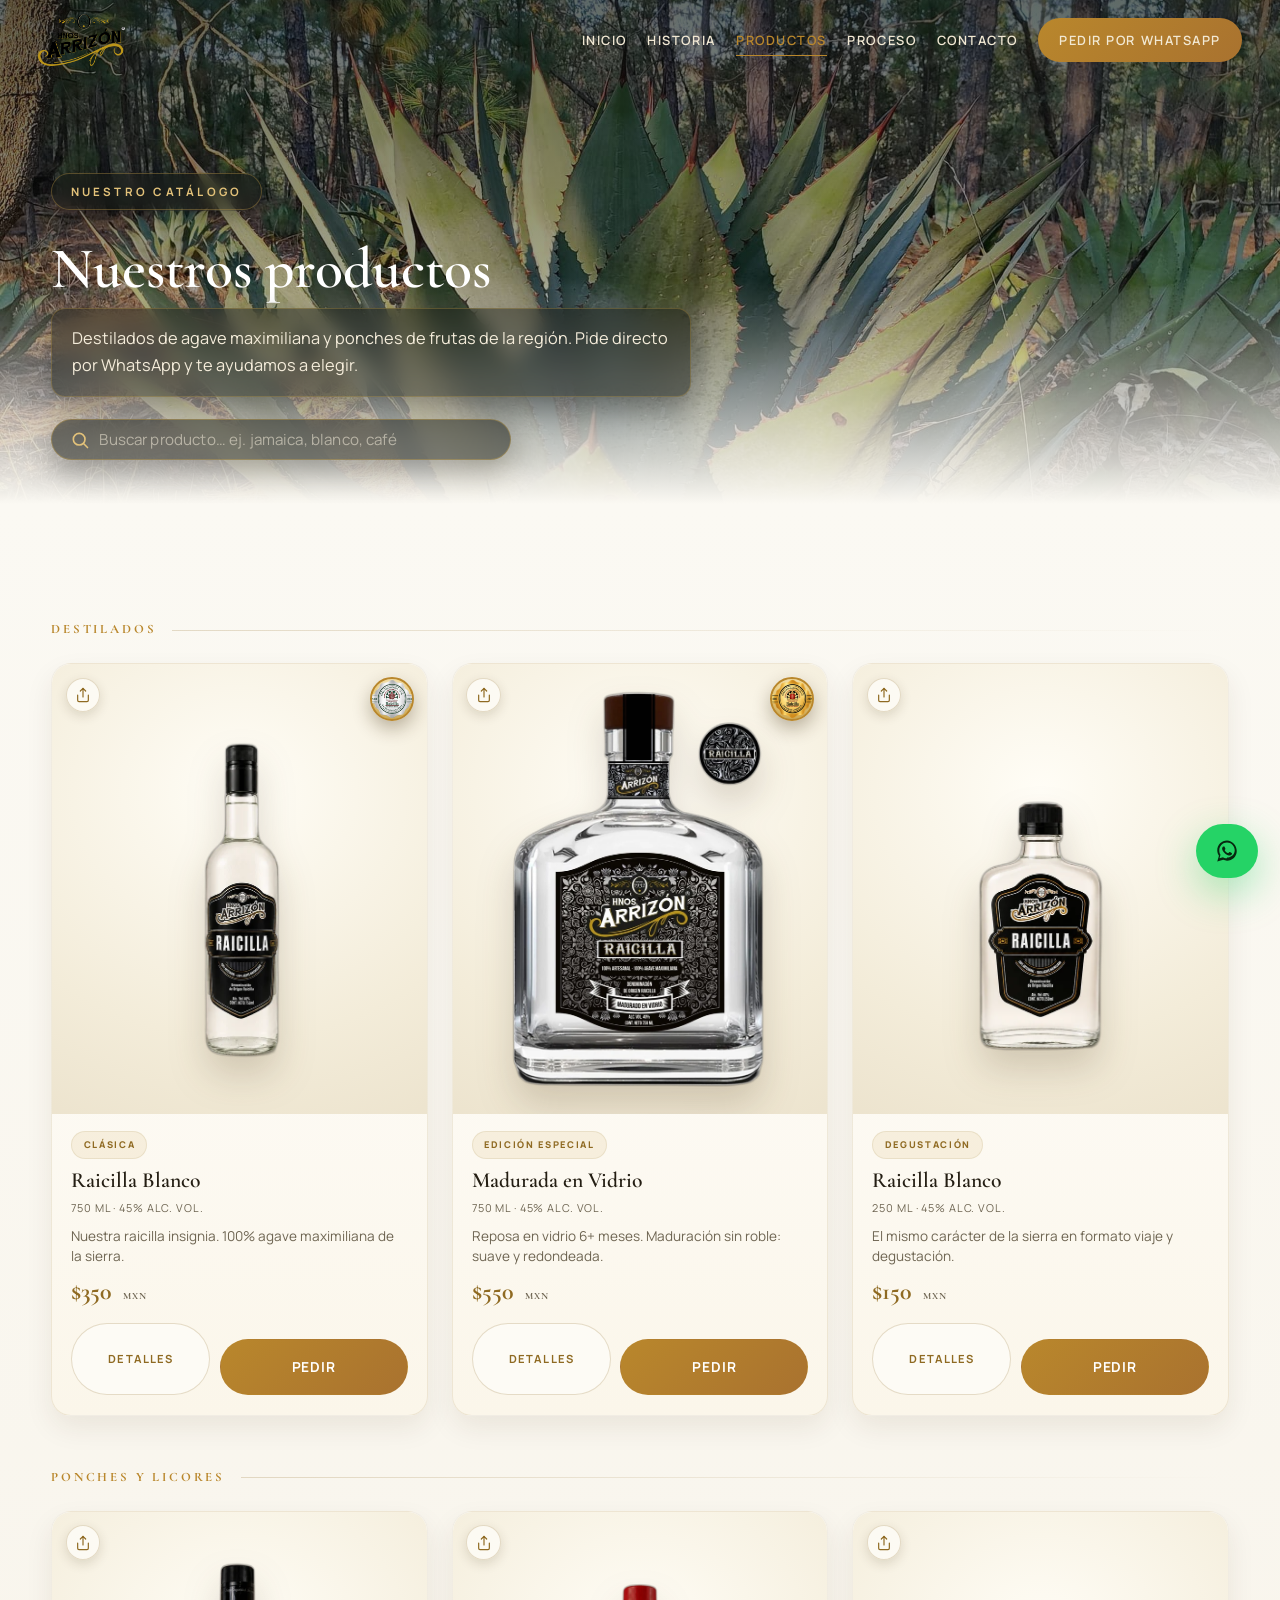
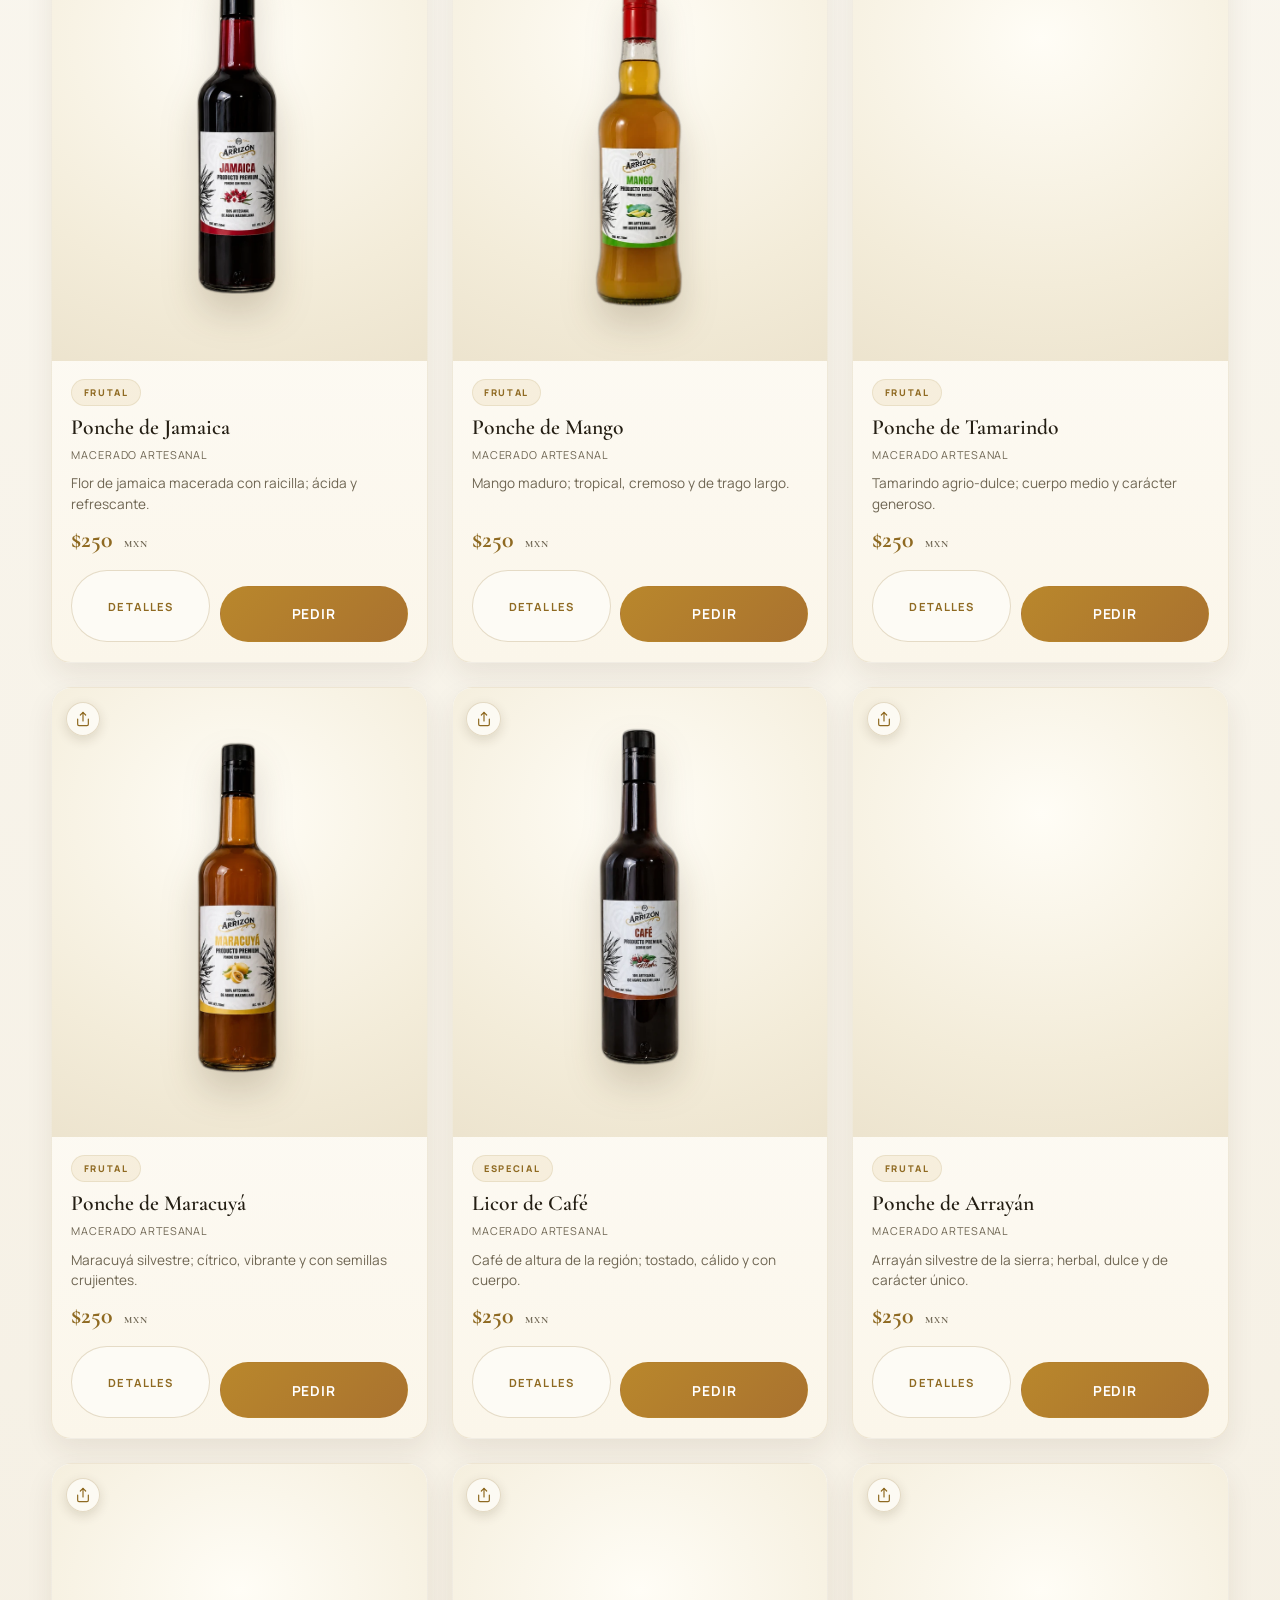
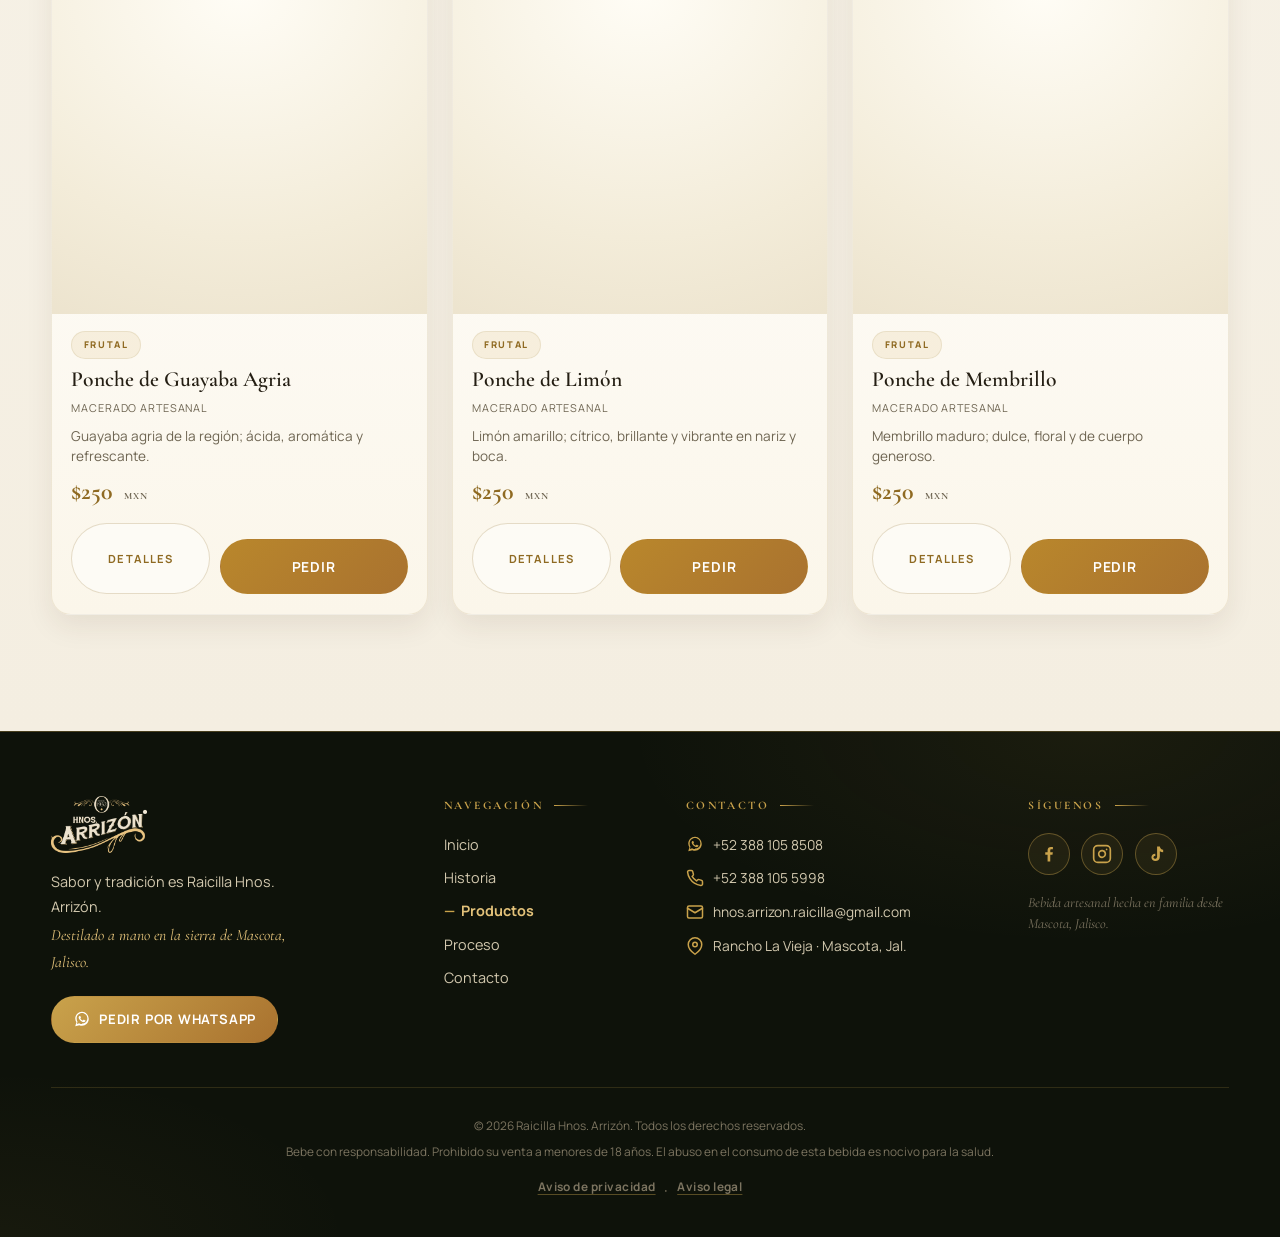
<file: productos.html>
<!DOCTYPE html>
<html lang="es" class="no-js">
<head>
  <script>document.documentElement.classList.replace('no-js','js');</script>
  <meta charset="UTF-8">
  <meta name="viewport" content="width=device-width, initial-scale=1.0">

  <!-- ============ SEO ============ -->
  <title>Nuestros Productos | Raicilla Hnos. Arrizón</title>
  <meta name="description" content="Raicilla Blanco 750 y 250 ml, Madurada en Vidrio y Ponches de Frutas: jamaica, mango, tamarindo, maracuyá, café, arrayán, guayaba agria, limón y membrillo. Pedido directo por WhatsApp.">
  <meta name="robots" content="index, follow, max-image-preview:large">
  <meta name="theme-color" content="#fbf9f3">
  <link rel="canonical" href="https://arrizon.mx/productos.html">
  <link rel="icon" type="image/jpeg" href="images/favicon.jpg">

  <meta property="og:type" content="website">
  <meta property="og:locale" content="es_MX">
  <meta property="og:site_name" content="Raicilla Hnos. Arrizón">
  <meta property="og:title" content="Nuestros Productos | Raicilla Hnos. Arrizón">
  <meta property="og:description" content="Blanco, Madurada en Vidrio y Ponches de Frutas. Pedido directo por WhatsApp.">
  <meta property="og:image" content="https://arrizon.mx/images/productos/raicilla_normal-cutout.png">
  <meta property="og:url" content="https://arrizon.mx/productos.html">

  <meta name="twitter:card" content="summary_large_image">
  <meta name="twitter:title" content="Nuestros Productos | Raicilla Hnos. Arrizón">
  <meta name="twitter:description" content="Blanco, Madurada en Vidrio y Ponches de Frutas.">
  <meta name="twitter:image" content="https://arrizon.mx/images/productos/raicilla_normal-cutout.png">

  <link rel="preload" as="image" href="images/fondo.jpeg" fetchpriority="high">
  <link rel="preconnect" href="https://fonts.googleapis.com">
  <link rel="preconnect" href="https://fonts.gstatic.com" crossorigin>
  <link href="https://fonts.googleapis.com/css2?family=Cormorant+Garamond:ital,wght@0,400;0,500;0,600;0,700;1,400;1,500&family=Manrope:wght@400;500;600;700;800&family=Caveat:wght@500;600&display=swap" rel="stylesheet">
  <link rel="stylesheet" href="css/styles.css?v=68">

  <!-- ============ DATOS ESTRUCTURADOS: PRODUCTOS ============ -->
  <script type="application/ld+json">
  {
    "@context": "https://schema.org",
    "@type": "ItemList",
    "name": "Catálogo de Raicilla Hnos. Arrizón",
    "itemListElement": [
      {
        "@type": "Product",
        "position": 1,
        "name": "Raicilla Hnos. Arrizón Blanco 750 ml",
        "image": "https://arrizon.mx/images/productos/raicilla_normal-cutout.png",
        "description": "Raicilla artesanal 100% agave maximiliana, 45% Alc. Vol., envasada en Mascota, Jalisco. Notas de agave cocido, cítricos y final mineral.",
        "brand": { "@type": "Brand", "name": "Raicilla Hnos. Arrizón" },
        "material": "Agave Maximiliana"
      },
      {
        "@type": "Product",
        "position": 2,
        "name": "Raicilla Hnos. Arrizón Blanco 250 ml",
        "image": "https://arrizon.mx/images/productos/pachita-cutout.png",
        "description": "Formato degustación de 250 ml. El mismo carácter de la sierra para probar o regalar.",
        "brand": { "@type": "Brand", "name": "Raicilla Hnos. Arrizón" },
        "material": "Agave Maximiliana"
      },
      {
        "@type": "Product",
        "position": 3,
        "name": "Raicilla Hnos. Arrizón Madurada en Vidrio 750 ml",
        "image": "https://arrizon.mx/images/productos/madurado-cutout.png",
        "description": "Reposo de al menos 6 meses en vidrio. Destilado más suave, redondo y elegante.",
        "brand": { "@type": "Brand", "name": "Raicilla Hnos. Arrizón" },
        "material": "Agave Maximiliana"
      },
      {
        "@type": "Product",
        "position": 4,
        "name": "Ponches de Frutas de Raicilla",
        "image": "https://arrizon.mx/images/productos/jamaica-cutout.png",
        "description": "Raicilla macerada con frutas de la región y sabores de temporada: jamaica, mango, tamarindo, maracuyá, café, arrayán, guayaba agria, limón y membrillo.",
        "brand": { "@type": "Brand", "name": "Raicilla Hnos. Arrizón" },
        "material": "Agave Maximiliana"
      }
    ]
  }
  </script>
</head>
<body class="page-productos">

  <!-- ============ PRELOADER ============ -->
  <div id="preloader" class="preloader">
    <div class="preloader__inner">
      <img src="images/logo.png" alt="Raicilla Hnos. Arrizón" class="preloader__logo">
      <div class="preloader__bar"><span></span></div>
      <p class="preloader__text">Destilando tradición…</p>
    </div>
  </div>

  <!-- ============ SCROLL PROGRESS ============ -->
  <div class="progress" id="progressBar"><span></span></div>

  <!-- ============ NAVBAR ============ -->
  <header class="nav" id="navbar">
    <a href="index.html" class="nav__logo">
      <img src="images/logo.png" alt="Raicilla Hnos. Arrizón">
    </a>
    <nav class="nav__links" id="navLinks">
      <a href="index.html">Inicio</a>
      <a href="historia.html">Historia</a>
      <a href="productos.html" class="is-active">Productos</a>
      <a href="proceso.html">Proceso</a>
      <a href="contacto.html">Contacto</a>
      <a href="#" class="nav__cta" id="waNav" target="_blank" rel="noopener">Pedir por WhatsApp</a>
    </nav>
    <button class="nav__burger" id="burger" aria-label="Abrir menú">
      <span></span><span></span><span></span>
    </button>
  </header>

  <main>
    <!-- ============ INTRO (sin imagen de fondo) ============ -->
    <section class="pintro">
      <div class="container">
        <span class="kicker reveal">Nuestro catálogo</span>
        <h1 class="reveal">Nuestros productos</h1>
        <p class="reveal" data-delay="1">Destilados de agave maximiliana y ponches de frutas de la región. Pide directo por WhatsApp y te ayudamos a elegir.</p>
        <div class="psearch reveal" data-delay="2">
          <svg viewBox="0 0 24 24" width="20" height="20" fill="none" stroke="currentColor" stroke-width="2" stroke-linecap="round" aria-hidden="true"><circle cx="11" cy="11" r="7"/><line x1="21" y1="21" x2="16.2" y2="16.2"/></svg>
          <input type="search" id="productSearch" placeholder="Buscar producto… ej. jamaica, blanco, café" aria-label="Buscar productos" autocomplete="off">
          <button type="button" id="searchClear" aria-label="Limpiar búsqueda">✕</button>
        </div>
      </div>
    </section>

    <!-- ============ PRODUCTOS ============ -->
    <section id="productos" class="section products">
      <div class="container">
        <div class="shopgroup reveal">
          <h2 class="shopgroup__title">Destilados</h2>
          <div class="shopgrid">
            <article class="shopcard reveal" data-slug="blanco-750">
              <button type="button" class="wa-share" aria-label="Compartir por WhatsApp"><svg viewBox="0 0 24 24" fill="none" stroke="currentColor" stroke-width="1.8" stroke-linecap="round" stroke-linejoin="round" aria-hidden="true" focusable="false"><path d="M4 12v8a2 2 0 0 0 2 2h12a2 2 0 0 0 2-2v-8"/><polyline points="16 6 12 2 8 6"/><line x1="12" y1="2" x2="12" y2="15"/></svg></button>
              <button type="button" class="shopcard__open" aria-label="Ver detalles de Raicilla Blanco 750 ml">
                <span class="shopcard__media">
                  <span class="shopcard__medal" title="Medalla de Plata 2024"><img src="images/medallas/medalla_plata-cutout.png" alt="Medalla de Plata 2024" onerror="this.style.display='none'"></span>
                  <picture><source srcset="images/productos/raicilla_normal-cutout.webp" type="image/webp"><img src="images/productos/raicilla_normal-cutout.png" alt="Raicilla Blanco 750 ml" loading="lazy" decoding="async" onerror="this.onerror=null;this.src='images/productos/raicilla_normal-cutout.png'"></picture>
                </span>
              </button>
              <div class="shopcard__body">
                <span class="shopcard__tag">Clásica</span>
                <h3>Raicilla Blanco</h3>
                <span class="shopcard__meta">750 ml · 45% Alc. Vol.</span>
                <p class="shopcard__desc">Nuestra raicilla insignia. 100% agave maximiliana de la sierra.</p>
                <div class="shopcard__price">$350 <small>MXN</small></div>
                <div class="shopcard__actions">

                  <button type="button" class="shopcard__details" data-slug="blanco-750">Detalles</button>
                  <a href="#" class="btn btn--gold btn--block wa-order" target="_blank" rel="noopener">Pedir</a>
                </div>
              </div>
            </article>

            <article class="shopcard reveal" data-slug="madurada">
              <button type="button" class="wa-share" aria-label="Compartir por WhatsApp"><svg viewBox="0 0 24 24" fill="none" stroke="currentColor" stroke-width="1.8" stroke-linecap="round" stroke-linejoin="round" aria-hidden="true" focusable="false"><path d="M4 12v8a2 2 0 0 0 2 2h12a2 2 0 0 0 2-2v-8"/><polyline points="16 6 12 2 8 6"/><line x1="12" y1="2" x2="12" y2="15"/></svg></button>
              <button type="button" class="shopcard__open" aria-label="Ver detalles de Madurada en Vidrio 750 ml">
                <span class="shopcard__media">
                  <span class="shopcard__medal" title="Medalla de Oro 2025"><img src="images/medallas/medalla_oro-cutout.png" alt="Medalla de Oro 2025" onerror="this.style.display='none'"></span>
                  <picture><source srcset="images/productos/madurado-cutout.webp" type="image/webp"><img src="images/productos/madurado-cutout.png" alt="Raicilla Madurada en Vidrio 750 ml" loading="lazy" decoding="async" onerror="this.onerror=null;this.src='images/productos/raicilla_normal-cutout.png'"></picture>
                </span>
              </button>
              <div class="shopcard__body">
                <span class="shopcard__tag">Edición especial</span>
                <h3>Madurada en Vidrio</h3>
                <span class="shopcard__meta">750 ml · 45% Alc. Vol.</span>
                <p class="shopcard__desc">Reposa en vidrio 6+ meses. Maduración sin roble: suave y redondeada.</p>
                <div class="shopcard__price">$550 <small>MXN</small></div>
                <div class="shopcard__actions">

                  <button type="button" class="shopcard__details" data-slug="madurada">Detalles</button>
                  <a href="#" class="btn btn--gold btn--block wa-order" target="_blank" rel="noopener">Pedir</a>
                </div>
              </div>
            </article>

            <article class="shopcard reveal" data-slug="blanco-250">
              <button type="button" class="wa-share" aria-label="Compartir por WhatsApp"><svg viewBox="0 0 24 24" fill="none" stroke="currentColor" stroke-width="1.8" stroke-linecap="round" stroke-linejoin="round" aria-hidden="true" focusable="false"><path d="M4 12v8a2 2 0 0 0 2 2h12a2 2 0 0 0 2-2v-8"/><polyline points="16 6 12 2 8 6"/><line x1="12" y1="2" x2="12" y2="15"/></svg></button>
              <button type="button" class="shopcard__open" aria-label="Ver detalles de Raicilla Blanco 250 ml">
                <span class="shopcard__media">
                  <picture><source srcset="images/productos/pachita-cutout.webp" type="image/webp"><img src="images/productos/pachita-cutout.png" alt="Raicilla Blanco 250 ml" loading="lazy" decoding="async" onerror="this.onerror=null;this.src='images/productos/raicilla_normal-cutout.png'"></picture>
                </span>
              </button>
              <div class="shopcard__body">
                <span class="shopcard__tag">Degustación</span>
                <h3>Raicilla Blanco</h3>
                <span class="shopcard__meta">250 ml · 45% Alc. Vol.</span>
                <p class="shopcard__desc">El mismo carácter de la sierra en formato viaje y degustación.</p>
                <div class="shopcard__price">$150 <small>MXN</small></div>
                <div class="shopcard__actions">

                  <button type="button" class="shopcard__details" data-slug="blanco-250">Detalles</button>
                  <a href="#" class="btn btn--gold btn--block wa-order" target="_blank" rel="noopener">Pedir</a>
                </div>
              </div>
            </article>

            <article class="shopcard shopcard--cta shopcard--cta-alt reveal" data-delay="3">
              <a href="tour.html">
                <div class="shopcard--cta__inner">
                  <span class="shopcard--cta__badge">¿Quieres conocerla?</span>
                  <h3>Visita la Taberna</h3>
                  <p>Recorre el rancho de La Vieja, conoce el proceso y prueba una cata en Mascota, Jalisco.</p>
                  <span class="btn btn--gold btn--block">Conocer el tour</span>
                </div>
              </a>
            </article>
          </div>
        </div>

        <div class="shopgroup reveal">
          <h2 class="shopgroup__title">Ponches y Licores</h2>
          <div class="shopgrid">
            <article class="shopcard reveal" data-slug="ponche-jamaica">
              <button type="button" class="wa-share" aria-label="Compartir por WhatsApp"><svg viewBox="0 0 24 24" fill="none" stroke="currentColor" stroke-width="1.8" stroke-linecap="round" stroke-linejoin="round" aria-hidden="true" focusable="false"><path d="M4 12v8a2 2 0 0 0 2 2h12a2 2 0 0 0 2-2v-8"/><polyline points="16 6 12 2 8 6"/><line x1="12" y1="2" x2="12" y2="15"/></svg></button>
              <button type="button" class="shopcard__open" aria-label="Ver detalles de Ponche de Jamaica">
                <span class="shopcard__media">
                  <picture><source srcset="images/productos/jamaica-cutout.webp" type="image/webp"><img src="images/productos/jamaica-cutout.png" alt="Ponche de Jamaica" loading="lazy" decoding="async" onerror="this.onerror=null;this.src='images/productos/raicilla_normal-cutout.png'"></picture>
                </span>
              </button>
              <div class="shopcard__body">
                <span class="shopcard__tag">Frutal</span>
                <h3>Ponche de Jamaica</h3>
                <span class="shopcard__meta">Macerado artesanal</span>
                <p class="shopcard__desc">Flor de jamaica macerada con raicilla; ácida y refrescante.</p>
                <div class="shopcard__price">$250 <small>MXN</small></div>
                <div class="shopcard__actions">

                  <button type="button" class="shopcard__details" data-slug="ponche-jamaica">Detalles</button>
                  <a href="#" class="btn btn--gold btn--block wa-order" target="_blank" rel="noopener">Pedir</a>
                </div>
              </div>
            </article>

            <article class="shopcard reveal" data-slug="ponche-mango">
              <button type="button" class="wa-share" aria-label="Compartir por WhatsApp"><svg viewBox="0 0 24 24" fill="none" stroke="currentColor" stroke-width="1.8" stroke-linecap="round" stroke-linejoin="round" aria-hidden="true" focusable="false"><path d="M4 12v8a2 2 0 0 0 2 2h12a2 2 0 0 0 2-2v-8"/><polyline points="16 6 12 2 8 6"/><line x1="12" y1="2" x2="12" y2="15"/></svg></button>
              <button type="button" class="shopcard__open" aria-label="Ver detalles de Ponche de Mango">
                <span class="shopcard__media">
                  <picture><source srcset="images/productos/mango-cutout.webp" type="image/webp"><img src="images/productos/mango-cutout.png" alt="Ponche de Mango" loading="lazy" decoding="async" onerror="this.onerror=null;this.src='images/productos/raicilla_normal-cutout.png'"></picture>
                </span>
              </button>
              <div class="shopcard__body">
                <span class="shopcard__tag">Frutal</span>
                <h3>Ponche de Mango</h3>
                <span class="shopcard__meta">Macerado artesanal</span>
                <p class="shopcard__desc">Mango maduro; tropical, cremoso y de trago largo.</p>
                <div class="shopcard__price">$250 <small>MXN</small></div>
                <div class="shopcard__actions">

                  <button type="button" class="shopcard__details" data-slug="ponche-mango">Detalles</button>
                  <a href="#" class="btn btn--gold btn--block wa-order" target="_blank" rel="noopener">Pedir</a>
                </div>
              </div>
            </article>

            <article class="shopcard reveal" data-slug="ponche-tamarindo">
              <button type="button" class="wa-share" aria-label="Compartir por WhatsApp"><svg viewBox="0 0 24 24" fill="none" stroke="currentColor" stroke-width="1.8" stroke-linecap="round" stroke-linejoin="round" aria-hidden="true" focusable="false"><path d="M4 12v8a2 2 0 0 0 2 2h12a2 2 0 0 0 2-2v-8"/><polyline points="16 6 12 2 8 6"/><line x1="12" y1="2" x2="12" y2="15"/></svg></button>
              <button type="button" class="shopcard__open" aria-label="Ver detalles de Ponche de Tamarindo">
                <span class="shopcard__media">
                  <picture><source srcset="images/productos/tamarindo-cutout.webp" type="image/webp"><img src="images/productos/tamarindo-cutout.png" alt="Ponche de Tamarindo" loading="lazy" decoding="async" onerror="this.onerror=null;this.src='images/productos/raicilla_normal-cutout.png'"></picture>
                </span>
              </button>
              <div class="shopcard__body">
                <span class="shopcard__tag">Frutal</span>
                <h3>Ponche de Tamarindo</h3>
                <span class="shopcard__meta">Macerado artesanal</span>
                <p class="shopcard__desc">Tamarindo agrio-dulce; cuerpo medio y carácter generoso.</p>
                <div class="shopcard__price">$250 <small>MXN</small></div>
                <div class="shopcard__actions">

                  <button type="button" class="shopcard__details" data-slug="ponche-tamarindo">Detalles</button>
                  <a href="#" class="btn btn--gold btn--block wa-order" target="_blank" rel="noopener">Pedir</a>
                </div>
              </div>
            </article>

            <article class="shopcard reveal" data-slug="ponche-maracuya">
              <button type="button" class="wa-share" aria-label="Compartir por WhatsApp"><svg viewBox="0 0 24 24" fill="none" stroke="currentColor" stroke-width="1.8" stroke-linecap="round" stroke-linejoin="round" aria-hidden="true" focusable="false"><path d="M4 12v8a2 2 0 0 0 2 2h12a2 2 0 0 0 2-2v-8"/><polyline points="16 6 12 2 8 6"/><line x1="12" y1="2" x2="12" y2="15"/></svg></button>
              <button type="button" class="shopcard__open" aria-label="Ver detalles de Ponche de Maracuyá">
                <span class="shopcard__media">
                  <picture><source srcset="images/productos/maracuya-cutout.webp" type="image/webp"><img src="images/productos/maracuya-cutout.png" alt="Ponche de Maracuyá" loading="lazy" decoding="async" onerror="this.onerror=null;this.src='images/productos/raicilla_normal-cutout.png'"></picture>
                </span>
              </button>
              <div class="shopcard__body">
                <span class="shopcard__tag">Frutal</span>
                <h3>Ponche de Maracuyá</h3>
                <span class="shopcard__meta">Macerado artesanal</span>
                <p class="shopcard__desc">Maracuyá silvestre; cítrico, vibrante y con semillas crujientes.</p>
                <div class="shopcard__price">$250 <small>MXN</small></div>
                <div class="shopcard__actions">

                  <button type="button" class="shopcard__details" data-slug="ponche-maracuya">Detalles</button>
                  <a href="#" class="btn btn--gold btn--block wa-order" target="_blank" rel="noopener">Pedir</a>
                </div>
              </div>
            </article>

            <article class="shopcard reveal" data-slug="licor-cafe">
              <button type="button" class="wa-share" aria-label="Compartir por WhatsApp"><svg viewBox="0 0 24 24" fill="none" stroke="currentColor" stroke-width="1.8" stroke-linecap="round" stroke-linejoin="round" aria-hidden="true" focusable="false"><path d="M4 12v8a2 2 0 0 0 2 2h12a2 2 0 0 0 2-2v-8"/><polyline points="16 6 12 2 8 6"/><line x1="12" y1="2" x2="12" y2="15"/></svg></button>
              <button type="button" class="shopcard__open" aria-label="Ver detalles de Licor de Café">
                <span class="shopcard__media">
                  <picture><source srcset="images/productos/cafe-cutout.webp" type="image/webp"><img src="images/productos/cafe-cutout.png" alt="Licor de Café" loading="lazy" decoding="async" onerror="this.onerror=null;this.src='images/productos/raicilla_normal-cutout.png'"></picture>
                </span>
              </button>
              <div class="shopcard__body">
                <span class="shopcard__tag">Especial</span>
                <h3>Licor de Café</h3>
                <span class="shopcard__meta">Macerado artesanal</span>
                <p class="shopcard__desc">Café de altura de la región; tostado, cálido y con cuerpo.</p>
                <div class="shopcard__price">$250 <small>MXN</small></div>
                <div class="shopcard__actions">

                  <button type="button" class="shopcard__details" data-slug="licor-cafe">Detalles</button>
                  <a href="#" class="btn btn--gold btn--block wa-order" target="_blank" rel="noopener">Pedir</a>
                </div>
              </div>
            </article>

            <article class="shopcard reveal" data-slug="ponche-arrayan">
              <button type="button" class="wa-share" aria-label="Compartir por WhatsApp"><svg viewBox="0 0 24 24" fill="none" stroke="currentColor" stroke-width="1.8" stroke-linecap="round" stroke-linejoin="round" aria-hidden="true" focusable="false"><path d="M4 12v8a2 2 0 0 0 2 2h12a2 2 0 0 0 2-2v-8"/><polyline points="16 6 12 2 8 6"/><line x1="12" y1="2" x2="12" y2="15"/></svg></button>
              <button type="button" class="shopcard__open" aria-label="Ver detalles de Ponche de Arrayán">
                <span class="shopcard__media">
                  <picture><source srcset="images/productos/arrayan-cutout.webp" type="image/webp"><img src="images/productos/arrayan-cutout.png" alt="Ponche de Arrayán" loading="lazy" decoding="async" onerror="this.onerror=null;this.src='images/productos/raicilla_normal-cutout.png'"></picture>
                </span>
              </button>
              <div class="shopcard__body">
                <span class="shopcard__tag">Frutal</span>
                <h3>Ponche de Arrayán</h3>
                <span class="shopcard__meta">Macerado artesanal</span>
                <p class="shopcard__desc">Arrayán silvestre de la sierra; herbal, dulce y de carácter único.</p>
                <div class="shopcard__price">$250 <small>MXN</small></div>
                <div class="shopcard__actions">

                  <button type="button" class="shopcard__details" data-slug="ponche-arrayan">Detalles</button>
                  <a href="#" class="btn btn--gold btn--block wa-order" target="_blank" rel="noopener">Pedir</a>
                </div>
              </div>
            </article>

            <article class="shopcard reveal" data-slug="ponche-guayaba-agria">
              <button type="button" class="wa-share" aria-label="Compartir por WhatsApp"><svg viewBox="0 0 24 24" fill="none" stroke="currentColor" stroke-width="1.8" stroke-linecap="round" stroke-linejoin="round" aria-hidden="true" focusable="false"><path d="M4 12v8a2 2 0 0 0 2 2h12a2 2 0 0 0 2-2v-8"/><polyline points="16 6 12 2 8 6"/><line x1="12" y1="2" x2="12" y2="15"/></svg></button>
              <button type="button" class="shopcard__open" aria-label="Ver detalles de Ponche de Guayaba Agria">
                <span class="shopcard__media">
                  <picture><source srcset="images/productos/guayaba-agria-cutout.webp" type="image/webp"><img src="images/productos/guayaba-agria-cutout.png" alt="Ponche de Guayaba Agria" loading="lazy" decoding="async" onerror="this.onerror=null;this.src='images/productos/raicilla_normal-cutout.png'"></picture>
                </span>
              </button>
              <div class="shopcard__body">
                <span class="shopcard__tag">Frutal</span>
                <h3>Ponche de Guayaba Agria</h3>
                <span class="shopcard__meta">Macerado artesanal</span>
                <p class="shopcard__desc">Guayaba agria de la región; ácida, aromática y refrescante.</p>
                <div class="shopcard__price">$250 <small>MXN</small></div>
                <div class="shopcard__actions">

                  <button type="button" class="shopcard__details" data-slug="ponche-guayaba-agria">Detalles</button>
                  <a href="#" class="btn btn--gold btn--block wa-order" target="_blank" rel="noopener">Pedir</a>
                </div>
              </div>
            </article>

            <article class="shopcard reveal" data-slug="ponche-limon">
              <button type="button" class="wa-share" aria-label="Compartir por WhatsApp"><svg viewBox="0 0 24 24" fill="none" stroke="currentColor" stroke-width="1.8" stroke-linecap="round" stroke-linejoin="round" aria-hidden="true" focusable="false"><path d="M4 12v8a2 2 0 0 0 2 2h12a2 2 0 0 0 2-2v-8"/><polyline points="16 6 12 2 8 6"/><line x1="12" y1="2" x2="12" y2="15"/></svg></button>
              <button type="button" class="shopcard__open" aria-label="Ver detalles de Ponche de Limón">
                <span class="shopcard__media">
                  <picture><source srcset="images/productos/limon-cutout.webp" type="image/webp"><img src="images/productos/limon-cutout.png" alt="Ponche de Limón" loading="lazy" decoding="async" onerror="this.onerror=null;this.src='images/productos/raicilla_normal-cutout.png'"></picture>
                </span>
              </button>
              <div class="shopcard__body">
                <span class="shopcard__tag">Frutal</span>
                <h3>Ponche de Limón</h3>
                <span class="shopcard__meta">Macerado artesanal</span>
                <p class="shopcard__desc">Limón amarillo; cítrico, brillante y vibrante en nariz y boca.</p>
                <div class="shopcard__price">$250 <small>MXN</small></div>
                <div class="shopcard__actions">

                  <button type="button" class="shopcard__details" data-slug="ponche-limon">Detalles</button>
                  <a href="#" class="btn btn--gold btn--block wa-order" target="_blank" rel="noopener">Pedir</a>
                </div>
              </div>
            </article>

            <article class="shopcard reveal" data-slug="ponche-membrillo">
              <button type="button" class="wa-share" aria-label="Compartir por WhatsApp"><svg viewBox="0 0 24 24" fill="none" stroke="currentColor" stroke-width="1.8" stroke-linecap="round" stroke-linejoin="round" aria-hidden="true" focusable="false"><path d="M4 12v8a2 2 0 0 0 2 2h12a2 2 0 0 0 2-2v-8"/><polyline points="16 6 12 2 8 6"/><line x1="12" y1="2" x2="12" y2="15"/></svg></button>
              <button type="button" class="shopcard__open" aria-label="Ver detalles de Ponche de Membrillo">
                <span class="shopcard__media">
                  <picture><source srcset="images/productos/membrillo-cutout.webp" type="image/webp"><img src="images/productos/membrillo-cutout.png" alt="Ponche de Membrillo" loading="lazy" decoding="async" onerror="this.onerror=null;this.src='images/productos/raicilla_normal-cutout.png'"></picture>
                </span>
              </button>
              <div class="shopcard__body">
                <span class="shopcard__tag">Frutal</span>
                <h3>Ponche de Membrillo</h3>
                <span class="shopcard__meta">Macerado artesanal</span>
                <p class="shopcard__desc">Membrillo maduro; dulce, floral y de cuerpo generoso.</p>
                <div class="shopcard__price">$250 <small>MXN</small></div>
                <div class="shopcard__actions">

                  <button type="button" class="shopcard__details" data-slug="ponche-membrillo">Detalles</button>
                  <a href="#" class="btn btn--gold btn--block wa-order" target="_blank" rel="noopener">Pedir</a>
                </div>
              </div>
            </article>

            <article class="shopcard shopcard--cta shopcard--cta-alt reveal" data-delay="3">
              <a href="#" class="wa-order" target="_blank" rel="noopener">
                <div class="shopcard--cta__inner">
                  <span class="shopcard--cta__badge">¿Tienes dudas?</span>
                  <h3>Escríbenos por WhatsApp</h3>
                  <p>Te ayudamos a elegir tu ponche o licor y coordinamos tu pedido.</p>
                  <span class="btn btn--gold btn--block">Escribir</span>
                </div>
              </a>
            </article>
          </div>
        </div>
      </div>
    </section>
  </main>

  <!-- ============ MODAL DE PRODUCTO ============ -->
  <div class="shopmodal" id="shopModal" role="dialog" aria-modal="true" aria-labelledby="modalName">
    <button type="button" class="shopmodal__backdrop" data-close aria-label="Cerrar"></button>
    <div class="shopmodal__panel">
      <button type="button" class="shopmodal__close" data-close aria-label="Cerrar">✕</button>
      <div class="shopmodal__media">
        <img src="images/logo.png" alt="" id="modalImg" decoding="async" onerror="this.onerror=null;this.src='images/productos/raicilla_normal-cutout.png'">
      </div>
      <div class="shopmodal__info">
        <span class="shopmodal__tag" id="modalTag"></span>
        <h3 id="modalName"></h3>
        <p class="shopmodal__price" id="modalPrice"></p>
        <p class="shopmodal__format" id="modalFormat"></p>
        <p class="shopmodal__desc" id="modalDesc"></p>
        <ul class="shopmodal__notes" id="modalNotes"></ul>
        <div class="shopmodal__chips" id="modalChips"></div>
        <a href="#" id="modalWa" class="btn btn--gold btn--block" target="_blank" rel="noopener">Pedir por WhatsApp</a>
      </div>
    </div>
  </div>

  <!-- ============ FOOTER ============ -->
  <footer class="footer">
    <div class="container">
      <div class="footer__top">
        <div class="footer__brand">
          <img src="images/logo-light.png" alt="Raicilla Hnos. Arrizón">
          <p>Sabor y tradición es Raicilla Hnos. Arrizón.</p>
          <p class="footer__brand-slogan">Destilado a mano en la sierra de Mascota, Jalisco.</p>
          <a href="#" id="footerWa" class="btn btn--gold footer__cta" target="_blank" rel="noopener">
            <svg viewBox="0 0 32 32" width="18" height="18" fill="currentColor" aria-hidden="true"><path d="M16 3C9.4 3 4 8.4 4 15c0 2.5.8 4.9 2.1 6.9L4 29l7.3-2.1c1.5.7 3.1 1 4.7 1 6.6 0 12-5.4 12-12S22.6 3 16 3zm0 22c-1.6 0-3.2-.4-4.6-1.1l-.3-.2-4.3 1.2 1.2-4.2-.2-.3C7 19.1 6.5 17.1 6.5 15 6.5 9.8 10.8 5.5 16 5.5s9.5 4.3 9.5 9.5-4.3 9-9.5 9zm5.3-6.8c-.3-.1-1.7-.8-2-.9-.3-.1-.5-.1-.7.1-.2.3-.8.9-.9 1.1-.2.2-.3.2-.6.1-.3-.2-1.2-.5-2.3-1.4-.9-.8-1.4-1.7-1.6-2-.2-.3 0-.4.1-.6l.4-.5c.1-.2.2-.3.3-.5.1-.2 0-.4 0-.5l-.9-2.1c-.2-.6-.5-.5-.7-.5h-.6c-.2 0-.5.1-.8.4-.3.3-1 1-1 2.4s1.1 2.8 1.2 3c.2.2 2.1 3.2 5.1 4.5.7.3 1.3.5 1.7.6.7.2 1.4.2 1.9.1.6-.1 1.7-.7 2-1.4.2-.7.2-1.2.2-1.4-.1-.1-.4-.2-.7-.3z"/></svg>
            Pedir por WhatsApp
          </a>
        </div>
        <nav class="footer__col" aria-label="Navegación">
          <h4 class="footer__title">Navegación</h4>
          <div class="footer__links">
            <a href="index.html">Inicio</a>
            <a href="historia.html">Historia</a>
            <a href="productos.html">Productos</a>
            <a href="proceso.html">Proceso</a>
            <a href="contacto.html">Contacto</a>
          </div>
        </nav>
        <div class="footer__col" aria-label="Contacto">
          <h4 class="footer__title">Contacto</h4>
          <div class="footer__contact">
            <a href="#" id="footerWa2" target="_blank" rel="noopener">
              <svg viewBox="0 0 32 32" width="18" height="18" fill="currentColor" aria-hidden="true"><path d="M16 3C9.4 3 4 8.4 4 15c0 2.5.8 4.9 2.1 6.9L4 29l7.3-2.1c1.5.7 3.1 1 4.7 1 6.6 0 12-5.4 12-12S22.6 3 16 3zm0 22c-1.6 0-3.2-.4-4.6-1.1l-.3-.2-4.3 1.2 1.2-4.2-.2-.3C7 19.1 6.5 17.1 6.5 15 6.5 9.8 10.8 5.5 16 5.5s9.5 4.3 9.5 9.5-4.3 9-9.5 9zm5.3-6.8c-.3-.1-1.7-.8-2-.9-.3-.1-.5-.1-.7.1-.2.3-.8.9-.9 1.1-.2.2-.3.2-.6.1-.3-.2-1.2-.5-2.3-1.4-.9-.8-1.4-1.7-1.6-2-.2-.3 0-.4.1-.6l.4-.5c.1-.2.2-.3.3-.5.1-.2 0-.4 0-.5l-.9-2.1c-.2-.6-.5-.5-.7-.5h-.6c-.2 0-.5.1-.8.4-.3.3-1 1-1 2.4s1.1 2.8 1.2 3c.2.2 2.1 3.2 5.1 4.5.7.3 1.3.5 1.7.6.7.2 1.4.2 1.9.1.6-.1 1.7-.7 2-1.4.2-.7.2-1.2.2-1.4-.1-.1-.4-.2-.7-.3z"/></svg>
              +52 388 105 8508
            </a>
            <a href="#" id="footerTel" rel="noopener">
              <svg viewBox="0 0 24 24" width="18" height="18" fill="none" stroke="currentColor" stroke-width="2" stroke-linecap="round" stroke-linejoin="round" aria-hidden="true"><path d="M22 16.92v3a2 2 0 0 1-2.18 2 19.79 19.79 0 0 1-8.63-3.07 19.5 19.5 0 0 1-6-6 19.79 19.79 0 0 1-3.07-8.67A2 2 0 0 1 4.11 2h3a2 2 0 0 1 2 1.72c.13.96.36 1.9.7 2.81a2 2 0 0 1-.45 2.11L8.09 9.91a16 16 0 0 0 6 6l1.27-1.27a2 2 0 0 1 2.11-.45c.91.34 1.85.57 2.81.7A2 2 0 0 1 22 16.92z"/></svg>
              +52 388 105 5998
            </a>
            <a href="#" id="footerMail" rel="noopener">
              <svg viewBox="0 0 24 24" width="18" height="18" fill="none" stroke="currentColor" stroke-width="2" stroke-linecap="round" stroke-linejoin="round" aria-hidden="true"><rect x="2" y="4" width="20" height="16" rx="2"/><path d="m22 7-10 6L2 7"/></svg>
              hnos.arrizon.raicilla@gmail.com
            </a>
            <a href="#" id="footerMap" target="_blank" rel="noopener">
              <svg viewBox="0 0 24 24" width="18" height="18" fill="none" stroke="currentColor" stroke-width="2" stroke-linecap="round" stroke-linejoin="round" aria-hidden="true"><path d="M21 10c0 7-9 13-9 13s-9-6-9-13a9 9 0 0 1 18 0z"/><circle cx="12" cy="10" r="3"/></svg>
              Rancho La Vieja · Mascota, Jal.
            </a>
          </div>
        </div>
        <div class="footer__col" aria-label="Síguenos">
          <h4 class="footer__title">Síguenos</h4>
          <div class="footer__social">
            <a href="#" id="fbLink2" class="footer__social-btn" target="_blank" rel="noopener" aria-label="Facebook">
              <svg viewBox="0 0 24 24" width="20" height="20" fill="currentColor" aria-hidden="true"><path d="M13.5 21v-8h2.7l.4-3.1h-3.1V7.9c0-.9.3-1.5 1.6-1.5h1.6V3.6c-.3 0-1.3-.1-2.4-.1-2.4 0-4 1.4-4 4.1v2.3H7.5V13h2.8v8h3.2z"/></svg>
            </a>
            <a href="#" id="igLink2" class="footer__social-btn" target="_blank" rel="noopener" aria-label="Instagram">
              <svg viewBox="0 0 24 24" width="20" height="20" fill="none" stroke="currentColor" stroke-width="2" stroke-linecap="round" stroke-linejoin="round" aria-hidden="true"><rect x="2" y="2" width="20" height="20" rx="5"/><path d="M16 11.37A4 4 0 1 1 12.63 8 4 4 0 0 1 16 11.37z"/><line x1="17.5" y1="6.5" x2="17.51" y2="6.5"/></svg>
            </a>
            <a href="#" id="ttLink2" class="footer__social-btn" target="_blank" rel="noopener" aria-label="TikTok">
              <svg viewBox="0 0 24 24" width="20" height="20" fill="currentColor" aria-hidden="true"><path d="M16.6 3c.4 2.1 1.8 3.6 4 3.9v3c-1.5 0-2.9-.5-4-1.3v6.3c0 3.4-2.3 5.6-5.3 5.6-2.6 0-4.8-1.8-4.8-4.5 0-2.6 2.1-4.6 4.7-4.4v3c-.6-.2-1.3 0-1.7.4-.5.4-.7 1-.5 1.6.3.8 1 1.2 1.9 1.2 1.4 0 2.4-1.1 2.4-2.6V3h3.3z"/></svg>
            </a>
          </div>
          <p class="footer__legal">Bebida artesanal hecha en familia desde Mascota, Jalisco.</p>
        </div>
      </div>
      <div class="footer__bottom">
        <p>© <span id="year">2026</span> Raicilla Hnos. Arrizón. Todos los derechos reservados.</p>
        <p>Bebe con responsabilidad. Prohibido su venta a menores de 18 años. El abuso en el consumo de esta bebida es nocivo para la salud.</p>
        <nav class="footer__legal-links" aria-label="Información legal">
          <a href="aviso-privacidad.html">Aviso de privacidad</a>
          <span aria-hidden="true">·</span>
          <a href="aviso-legal.html">Aviso legal</a>
        </nav>
      </div>
    </div>
  </footer>


  <!-- ============ FLOATING WHATSAPP ============ -->
  <a href="#" id="floatWa" class="float-wa" target="_blank" rel="noopener" aria-label="Escríbenos por WhatsApp">
    <svg viewBox="0 0 32 32" width="26" height="26" fill="currentColor"><path d="M16 3C9.4 3 4 8.4 4 15c0 2.5.8 4.9 2.1 6.9L4 29l7.3-2.1c1.5.7 3.1 1 4.7 1 6.6 0 12-5.4 12-12S22.6 3 16 3zm0 22c-1.6 0-3.2-.4-4.6-1.1l-.3-.2-4.3 1.2 1.2-4.2-.2-.3C7 19.1 6.5 17.1 6.5 15 6.5 9.8 10.8 5.5 16 5.5s9.5 4.3 9.5 9.5-4.3 9-9.5 9zm5.3-6.8c-.3-.1-1.7-.8-2-.9-.3-.1-.5-.1-.7.1-.2.3-.8.9-.9 1.1-.2.2-.3.2-.6.1-.3-.2-1.2-.5-2.3-1.4-.9-.8-1.4-1.7-1.6-2-.2-.3 0-.4.1-.6l.4-.5c.1-.2.2-.3.3-.5.1-.2 0-.4 0-.5l-.9-2.1c-.2-.6-.5-.5-.7-.5h-.6c-.2 0-.5.1-.8.4-.3.3-1 1-1 2.4s1.1 2.8 1.2 3c.2.2 2.1 3.2 5.1 4.5.7.3 1.3.5 1.7.6.7.2 1.4.2 1.9.1.6-.1 1.7-.7 2-1.4.2-.7.2-1.2.2-1.4-.1-.1-.4-.2-.7-.3z"/></svg>
    <span>Pedir por WhatsApp</span>
  </a>

  <script src="js/main.js?v=68"></script>
</body>
</html>
</file>
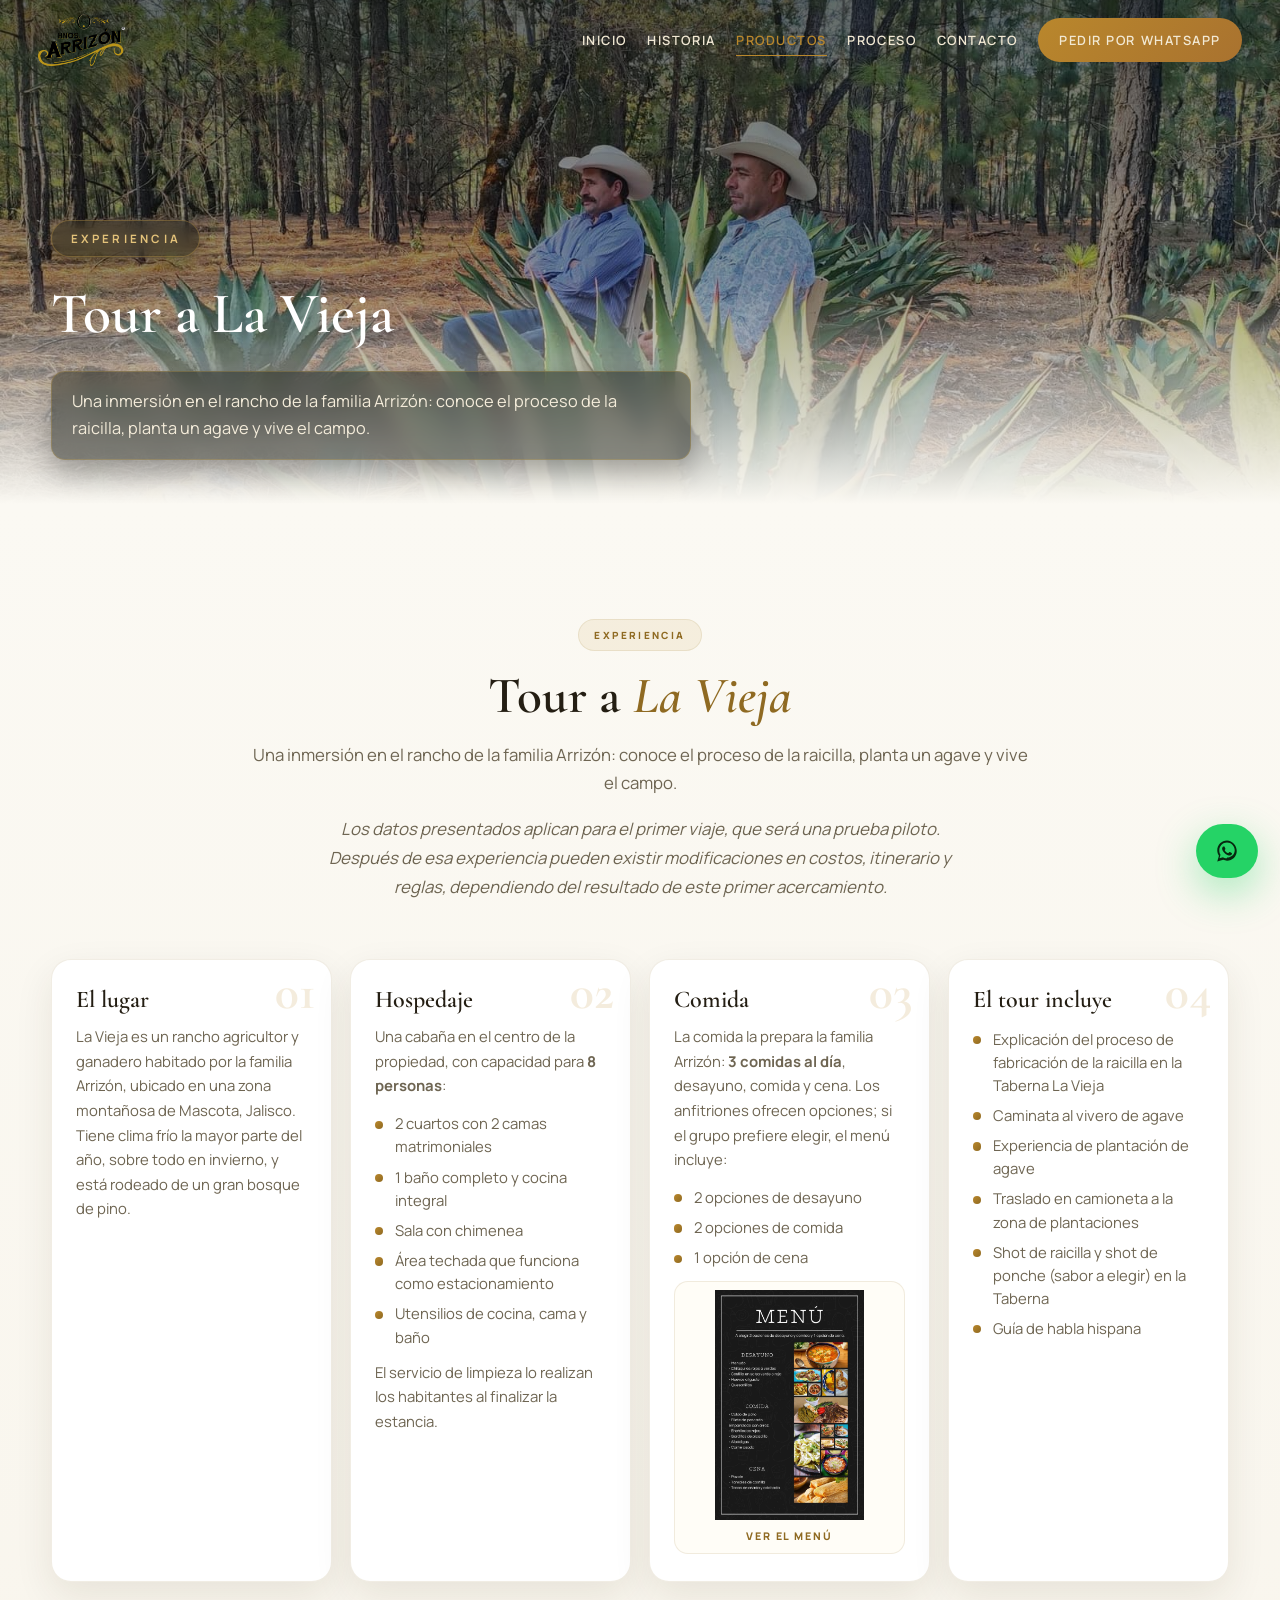
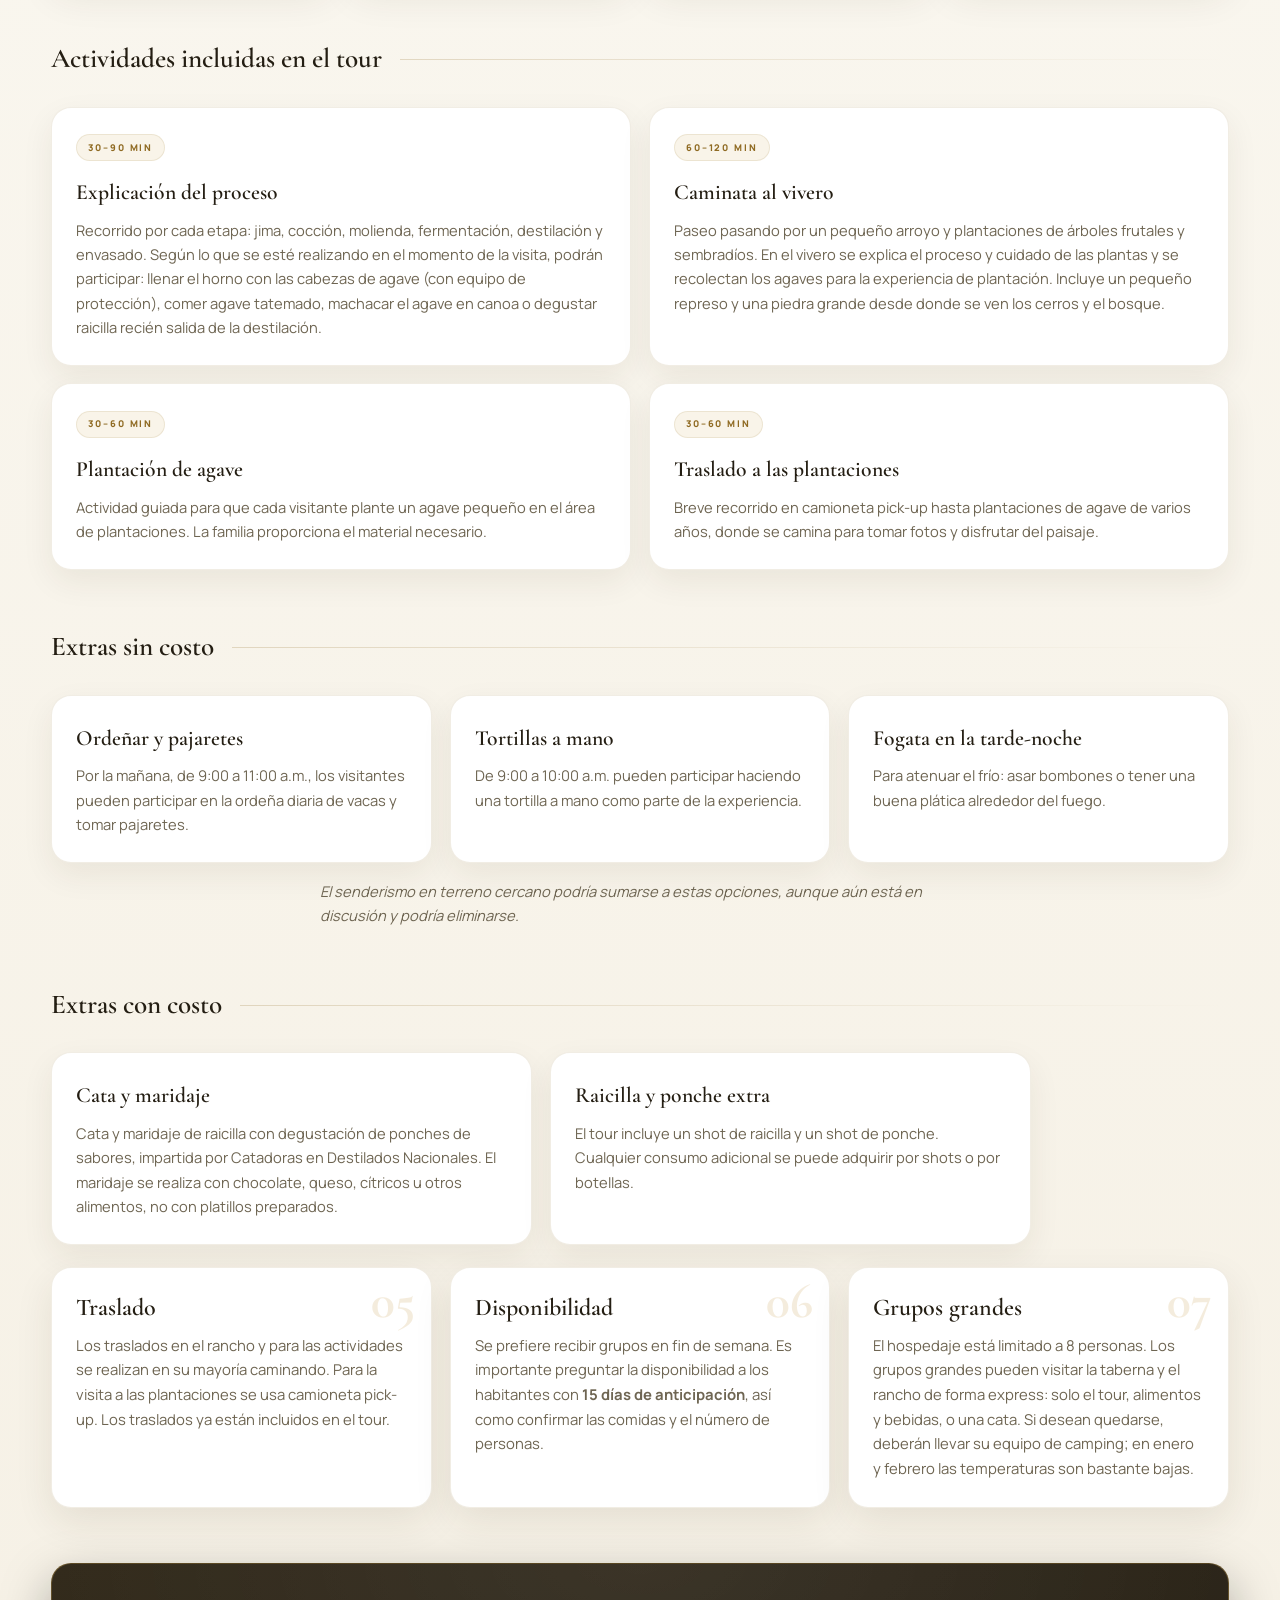
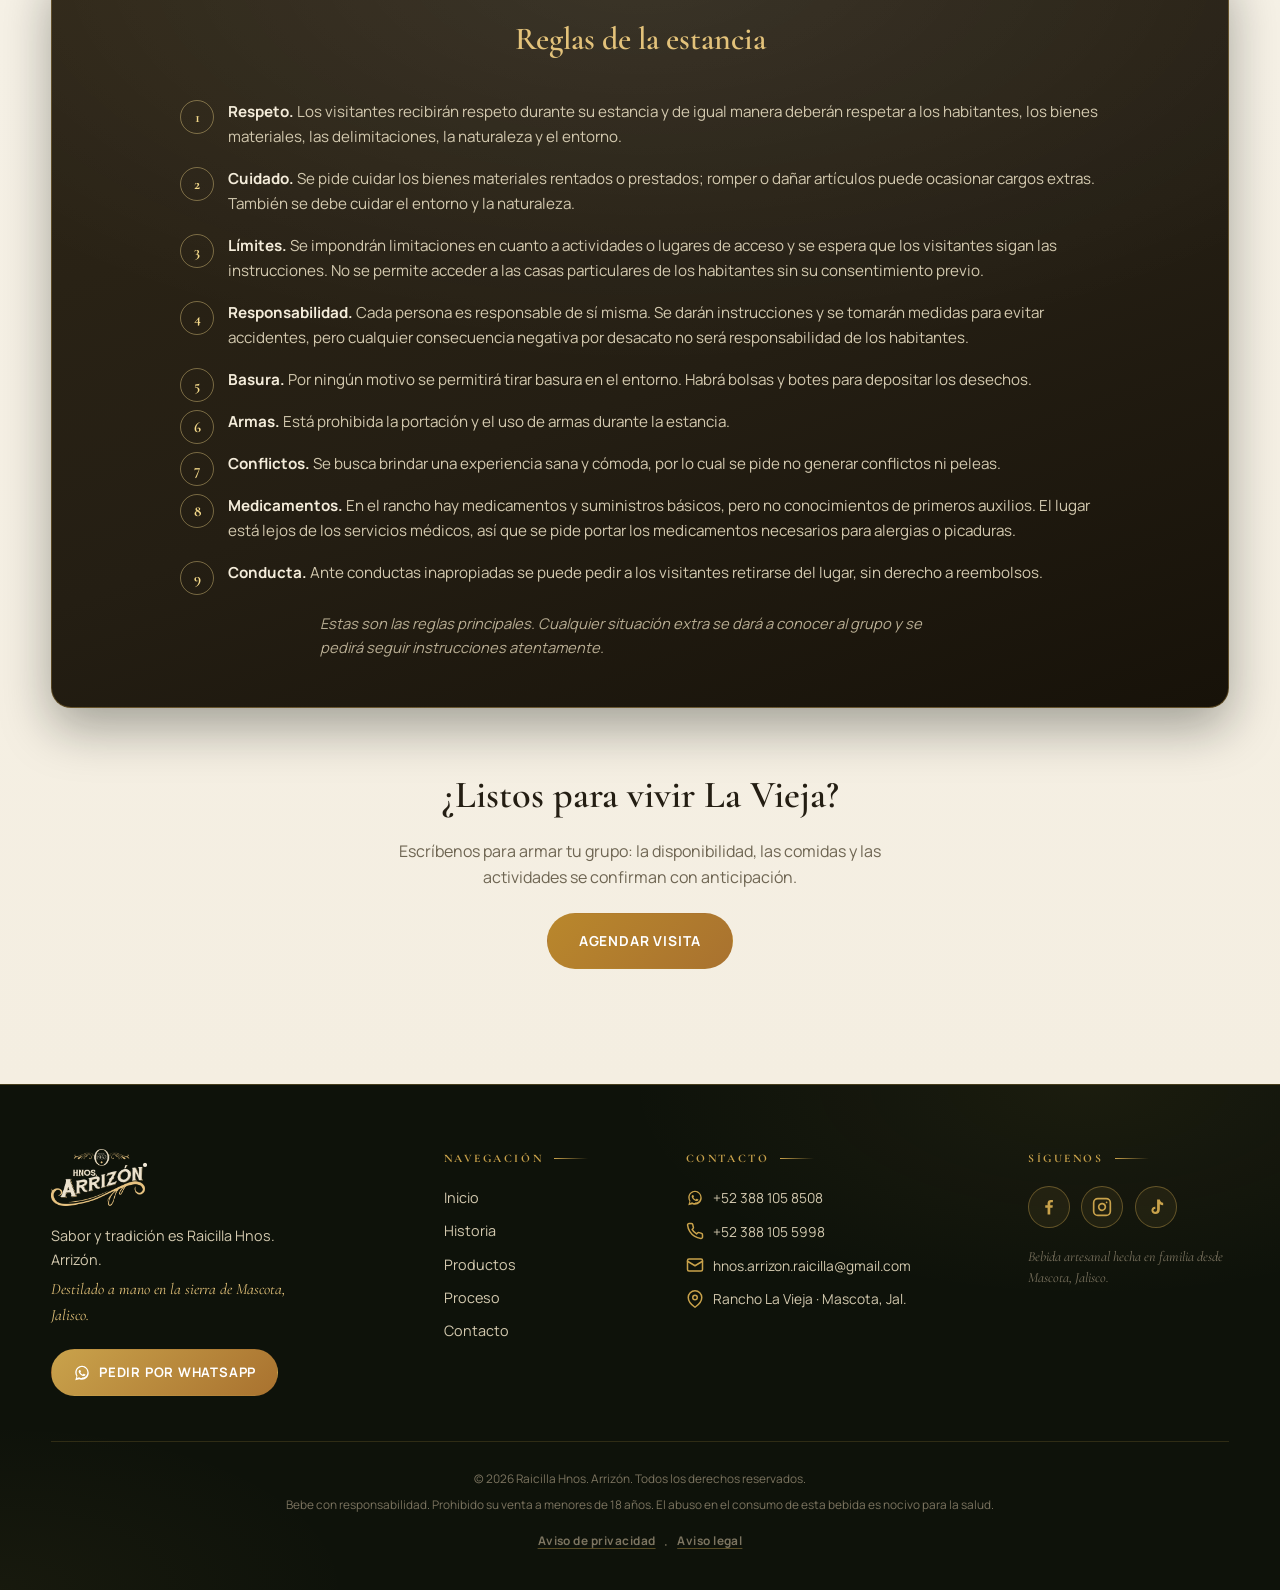
<file: tour.html>
<!DOCTYPE html>
<html lang="es" class="no-js">
<head>
  <script>document.documentElement.classList.replace('no-js','js');</script>
  <meta charset="UTF-8">
  <meta name="viewport" content="width=device-width, initial-scale=1.0">

  <!-- ============ SEO ============ -->
  <title>Tour a La Vieja | Raicilla Hnos. Arrizón</title>
  <meta name="description" content="Visita guiada a La Vieja, el rancho de la familia Arrizón en Mascota, Jalisco: hospedaje, comida, actividades, el proceso de la raicilla y las reglas de la estancia.">
  <meta name="robots" content="index, follow, max-image-preview:large">
  <meta name="theme-color" content="#fbf9f3">
  <link rel="canonical" href="https://arrizon.mx/tour.html">
  <link rel="icon" type="image/jpeg" href="images/favicon.jpg">

  <meta property="og:type" content="website">
  <meta property="og:locale" content="es_MX">
  <meta property="og:site_name" content="Raicilla Hnos. Arrizón">
  <meta property="og:title" content="Tour a La Vieja | Raicilla Hnos. Arrizón">
  <meta property="og:description" content="Conoce el rancho de la familia Arrizón: el proceso de la raicilla, el vivero de agave, hospedaje, comida y actividades en Mascota, Jalisco.">
  <meta property="og:image" content="https://arrizon.mx/images/proceso/horno.jpeg">
  <meta property="og:url" content="https://arrizon.mx/tour.html">

  <meta name="twitter:card" content="summary_large_image">
  <meta name="twitter:title" content="Tour a La Vieja | Raicilla Hnos. Arrizón">
  <meta name="twitter:description" content="Una inmersión en el rancho de la familia Arrizón, en Mascota, Jalisco.">
  <meta name="twitter:image" content="https://arrizon.mx/images/proceso/horno.jpeg">

  <link rel="preload" as="image" href="images/fondo.jpeg" fetchpriority="high">
  <link rel="preconnect" href="https://fonts.googleapis.com">
  <link rel="preconnect" href="https://fonts.gstatic.com" crossorigin>
  <link href="https://fonts.googleapis.com/css2?family=Cormorant+Garamond:ital,wght@0,400;0,500;0,600;0,700;1,400;1,500&family=Manrope:wght@400;500;600;700;800&family=Caveat:wght@500;600&display=swap" rel="stylesheet">
  <link rel="stylesheet" href="css/styles.css?v=68">
</head>
<body class="page-tour">

  <!-- ============ PRELOADER ============ -->
  <div id="preloader" class="preloader">
    <div class="preloader__inner">
      <img src="images/logo.png" alt="Raicilla Hnos. Arrizón" class="preloader__logo">
      <div class="preloader__bar"><span></span></div>
      <p class="preloader__text">Destilando tradición…</p>
    </div>
  </div>

  <!-- ============ SCROLL PROGRESS ============ -->
  <div class="progress" id="progressBar"><span></span></div>

  <!-- ============ NAVBAR ============ -->
  <header class="nav" id="navbar">
    <a href="index.html" class="nav__logo">
      <img src="images/logo.png" alt="Raicilla Hnos. Arrizón">
    </a>
    <nav class="nav__links" id="navLinks">
      <a href="index.html">Inicio</a>
      <a href="historia.html">Historia</a>
      <a href="productos.html" class="is-active">Productos</a>
      <a href="proceso.html">Proceso</a>
      <a href="contacto.html">Contacto</a>
      <a href="#" class="nav__cta" id="waNav" target="_blank" rel="noopener">Pedir por WhatsApp</a>
    </nav>
    <button class="nav__burger" id="burger" aria-label="Abrir menú">
      <span></span><span></span><span></span>
    </button>
  </header>

  <main>
    <!-- ============ CABECERA DE PÁGINA ============ -->
    <section class="page-hero">
      <div class="container">
        <span class="page-hero__kicker reveal">Experiencia</span>
        <h1 class="reveal">Tour a La Vieja</h1>
        <p class="reveal">Una inmersión en el rancho de la familia Arrizón: conoce el proceso de la raicilla, planta un agave y vive el campo.</p>
      </div>
    </section>

    <!-- ============ TOUR A LA VIEJA ============ -->
    <section id="tour" class="section tour">
      <div class="container">
        <div class="tour__head reveal">
          <span class="contact__tag">Experiencia</span>
          <h2>Tour a <em>La Vieja</em></h2>
          <p>Una inmersión en el rancho de la familia Arrizón: conoce el proceso de la raicilla, planta un agave y vive el campo.</p>
          <p class="tour__note">Los datos presentados aplican para el primer viaje, que será una prueba piloto. Después de esa experiencia pueden existir modificaciones en costos, itinerario y reglas, dependiendo del resultado de este primer acercamiento.</p>
        </div>

        <div class="tour__grid reveal">
          <article class="tour__card">
            <span class="tour__card-num">01</span>
            <h3>El lugar</h3>
            <p>La Vieja es un rancho agricultor y ganadero habitado por la familia Arrizón, ubicado en una zona montañosa de Mascota, Jalisco. Tiene clima frío la mayor parte del año, sobre todo en invierno, y está rodeado de un gran bosque de pino.</p>
          </article>
          <article class="tour__card">
            <span class="tour__card-num">02</span>
            <h3>Hospedaje</h3>
            <p>Una cabaña en el centro de la propiedad, con capacidad para <strong>8 personas</strong>:</p>
            <ul class="tour__list">
              <li>2 cuartos con 2 camas matrimoniales</li>
              <li>1 baño completo y cocina integral</li>
              <li>Sala con chimenea</li>
              <li>Área techada que funciona como estacionamiento</li>
              <li>Utensilios de cocina, cama y baño</li>
            </ul>
            <p>El servicio de limpieza lo realizan los habitantes al finalizar la estancia.</p>
          </article>
          <article class="tour__card">
            <span class="tour__card-num">03</span>
            <h3>Comida</h3>
            <p>La comida la prepara la familia Arrizón: <strong>3 comidas al día</strong>, desayuno, comida y cena. Los anfitriones ofrecen opciones; si el grupo prefiere elegir, el menú incluye:</p>
            <ul class="tour__list">
              <li>2 opciones de desayuno</li>
              <li>2 opciones de comida</li>
              <li>1 opción de cena</li>
            </ul>
            <a class="tour__menu" href="images/menu-la-vieja.jpg" target="_blank" rel="noopener" aria-label="Ver el menú del tour">
              <img src="images/menu-la-vieja.jpg" alt="Menú de comidas del Tour a La Vieja" loading="lazy" decoding="async">
              <span>Ver el menú</span>
            </a>
          </article>
          <article class="tour__card">
            <span class="tour__card-num">04</span>
            <h3>El tour incluye</h3>
            <ul class="tour__list">
              <li>Explicación del proceso de fabricación de la raicilla en la Taberna La Vieja</li>
              <li>Caminata al vivero de agave</li>
              <li>Experiencia de plantación de agave</li>
              <li>Traslado en camioneta a la zona de plantaciones</li>
              <li>Shot de raicilla y shot de ponche (sabor a elegir) en la Taberna</li>
              <li>Guía de habla hispana</li>
            </ul>
          </article>
        </div>

        <div class="tour__group reveal">
          <h3 class="tour__sub">Actividades incluidas en el tour</h3>
          <div class="tour__actgrid">
            <article class="tour__act">
              <span class="tour__act-time">30–90 min</span>
              <h4>Explicación del proceso</h4>
              <p>Recorrido por cada etapa: jima, cocción, molienda, fermentación, destilación y envasado. Según lo que se esté realizando en el momento de la visita, podrán participar: llenar el horno con las cabezas de agave (con equipo de protección), comer agave tatemado, machacar el agave en canoa o degustar raicilla recién salida de la destilación.</p>
            </article>
            <article class="tour__act">
              <span class="tour__act-time">60–120 min</span>
              <h4>Caminata al vivero</h4>
              <p>Paseo pasando por un pequeño arroyo y plantaciones de árboles frutales y sembradíos. En el vivero se explica el proceso y cuidado de las plantas y se recolectan los agaves para la experiencia de plantación. Incluye un pequeño represo y una piedra grande desde donde se ven los cerros y el bosque.</p>
            </article>
            <article class="tour__act">
              <span class="tour__act-time">30–60 min</span>
              <h4>Plantación de agave</h4>
              <p>Actividad guiada para que cada visitante plante un agave pequeño en el área de plantaciones. La familia proporciona el material necesario.</p>
            </article>
            <article class="tour__act">
              <span class="tour__act-time">30–60 min</span>
              <h4>Traslado a las plantaciones</h4>
              <p>Breve recorrido en camioneta pick-up hasta plantaciones de agave de varios años, donde se camina para tomar fotos y disfrutar del paisaje.</p>
            </article>
          </div>
        </div>

        <div class="tour__group reveal">
          <h3 class="tour__sub">Extras sin costo</h3>
          <div class="tour__actgrid tour__actgrid--3">
            <article class="tour__act">
              <h4>Ordeñar y pajaretes</h4>
              <p>Por la mañana, de 9:00 a 11:00 a.m., los visitantes pueden participar en la ordeña diaria de vacas y tomar pajaretes.</p>
            </article>
            <article class="tour__act">
              <h4>Tortillas a mano</h4>
              <p>De 9:00 a 10:00 a.m. pueden participar haciendo una tortilla a mano como parte de la experiencia.</p>
            </article>
            <article class="tour__act">
              <h4>Fogata en la tarde-noche</h4>
              <p>Para atenuar el frío: asar bombones o tener una buena plática alrededor del fuego.</p>
            </article>
          </div>
          <p class="tour__note">El senderismo en terreno cercano podría sumarse a estas opciones, aunque aún está en discusión y podría eliminarse.</p>
        </div>

        <div class="tour__group reveal">
          <h3 class="tour__sub">Extras con costo</h3>
          <div class="tour__actgrid tour__actgrid--2">
            <article class="tour__act">
              <h4>Cata y maridaje</h4>
              <p>Cata y maridaje de raicilla con degustación de ponches de sabores, impartida por Catadoras en Destilados Nacionales. El maridaje se realiza con chocolate, queso, cítricos u otros alimentos, no con platillos preparados.</p>
            </article>
            <article class="tour__act">
              <h4>Raicilla y ponche extra</h4>
              <p>El tour incluye un shot de raicilla y un shot de ponche. Cualquier consumo adicional se puede adquirir por shots o por botellas.</p>
            </article>
          </div>
        </div>

        <div class="tour__grid tour__grid--3 reveal">
          <article class="tour__card">
            <span class="tour__card-num">05</span>
            <h3>Traslado</h3>
            <p>Los traslados en el rancho y para las actividades se realizan en su mayoría caminando. Para la visita a las plantaciones se usa camioneta pick-up. Los traslados ya están incluidos en el tour.</p>
          </article>
          <article class="tour__card">
            <span class="tour__card-num">06</span>
            <h3>Disponibilidad</h3>
            <p>Se prefiere recibir grupos en fin de semana. Es importante preguntar la disponibilidad a los habitantes con <strong>15 días de anticipación</strong>, así como confirmar las comidas y el número de personas.</p>
          </article>
          <article class="tour__card">
            <span class="tour__card-num">07</span>
            <h3>Grupos grandes</h3>
            <p>El hospedaje está limitado a 8 personas. Los grupos grandes pueden visitar la taberna y el rancho de forma express: solo el tour, alimentos y bebidas, o una cata. Si desean quedarse, deberán llevar su equipo de camping; en enero y febrero las temperaturas son bastante bajas.</p>
          </article>
        </div>

        <div class="tour__rules reveal">
          <h3>Reglas de la estancia</h3>
          <ol class="tour__rules-list">
            <li><strong>Respeto.</strong> Los visitantes recibirán respeto durante su estancia y de igual manera deberán respetar a los habitantes, los bienes materiales, las delimitaciones, la naturaleza y el entorno.</li>
            <li><strong>Cuidado.</strong> Se pide cuidar los bienes materiales rentados o prestados; romper o dañar artículos puede ocasionar cargos extras. También se debe cuidar el entorno y la naturaleza.</li>
            <li><strong>Límites.</strong> Se impondrán limitaciones en cuanto a actividades o lugares de acceso y se espera que los visitantes sigan las instrucciones. No se permite acceder a las casas particulares de los habitantes sin su consentimiento previo.</li>
            <li><strong>Responsabilidad.</strong> Cada persona es responsable de sí misma. Se darán instrucciones y se tomarán medidas para evitar accidentes, pero cualquier consecuencia negativa por desacato no será responsabilidad de los habitantes.</li>
            <li><strong>Basura.</strong> Por ningún motivo se permitirá tirar basura en el entorno. Habrá bolsas y botes para depositar los desechos.</li>
            <li><strong>Armas.</strong> Está prohibida la portación y el uso de armas durante la estancia.</li>
            <li><strong>Conflictos.</strong> Se busca brindar una experiencia sana y cómoda, por lo cual se pide no generar conflictos ni peleas.</li>
            <li><strong>Medicamentos.</strong> En el rancho hay medicamentos y suministros básicos, pero no conocimientos de primeros auxilios. El lugar está lejos de los servicios médicos, así que se pide portar los medicamentos necesarios para alergias o picaduras.</li>
            <li><strong>Conducta.</strong> Ante conductas inapropiadas se puede pedir a los visitantes retirarse del lugar, sin derecho a reembolsos.</li>
          </ol>
          <p class="tour__note">Estas son las reglas principales. Cualquier situación extra se dará a conocer al grupo y se pedirá seguir instrucciones atentamente.</p>
        </div>

        <div class="tour__cta reveal">
          <h3>¿Listos para vivir La Vieja?</h3>
          <p>Escríbenos para armar tu grupo: la disponibilidad, las comidas y las actividades se confirman con anticipación.</p>
          <a href="contacto.html" class="btn btn--gold">Agendar visita</a>
        </div>
      </div>
    </section>
  </main>

  <!-- ============ FOOTER ============ -->
  <footer class="footer">
    <div class="container">
      <div class="footer__top">
        <div class="footer__brand">
          <img src="images/logo-light.png" alt="Raicilla Hnos. Arrizón">
          <p>Sabor y tradición es Raicilla Hnos. Arrizón.</p>
          <p class="footer__brand-slogan">Destilado a mano en la sierra de Mascota, Jalisco.</p>
          <a href="#" id="footerWa" class="btn btn--gold footer__cta" target="_blank" rel="noopener">
            <svg viewBox="0 0 32 32" width="18" height="18" fill="currentColor" aria-hidden="true"><path d="M16 3C9.4 3 4 8.4 4 15c0 2.5.8 4.9 2.1 6.9L4 29l7.3-2.1c1.5.7 3.1 1 4.7 1 6.6 0 12-5.4 12-12S22.6 3 16 3zm0 22c-1.6 0-3.2-.4-4.6-1.1l-.3-.2-4.3 1.2 1.2-4.2-.2-.3C7 19.1 6.5 17.1 6.5 15 6.5 9.8 10.8 5.5 16 5.5s9.5 4.3 9.5 9.5-4.3 9-9.5 9zm5.3-6.8c-.3-.1-1.7-.8-2-.9-.3-.1-.5-.1-.7.1-.2.3-.8.9-.9 1.1-.2.2-.3.2-.6.1-.3-.2-1.2-.5-2.3-1.4-.9-.8-1.4-1.7-1.6-2-.2-.3 0-.4.1-.6l.4-.5c.1-.2.2-.3.3-.5.1-.2 0-.4 0-.5l-.9-2.1c-.2-.6-.5-.5-.7-.5h-.6c-.2 0-.5.1-.8.4-.3.3-1 1-1 2.4s1.1 2.8 1.2 3c.2.2 2.1 3.2 5.1 4.5.7.3 1.3.5 1.7.6.7.2 1.4.2 1.9.1.6-.1 1.7-.7 2-1.4.2-.7.2-1.2.2-1.4-.1-.1-.4-.2-.7-.3z"/></svg>
            Pedir por WhatsApp
          </a>
        </div>
        <nav class="footer__col" aria-label="Navegación">
          <h4 class="footer__title">Navegación</h4>
          <div class="footer__links">
            <a href="index.html">Inicio</a>
            <a href="historia.html">Historia</a>
            <a href="productos.html">Productos</a>
            <a href="proceso.html">Proceso</a>
            <a href="contacto.html">Contacto</a>
          </div>
        </nav>
        <div class="footer__col" aria-label="Contacto">
          <h4 class="footer__title">Contacto</h4>
          <div class="footer__contact">
            <a href="#" id="footerWa2" target="_blank" rel="noopener">
              <svg viewBox="0 0 32 32" width="18" height="18" fill="currentColor" aria-hidden="true"><path d="M16 3C9.4 3 4 8.4 4 15c0 2.5.8 4.9 2.1 6.9L4 29l7.3-2.1c1.5.7 3.1 1 4.7 1 6.6 0 12-5.4 12-12S22.6 3 16 3zm0 22c-1.6 0-3.2-.4-4.6-1.1l-.3-.2-4.3 1.2 1.2-4.2-.2-.3C7 19.1 6.5 17.1 6.5 15 6.5 9.8 10.8 5.5 16 5.5s9.5 4.3 9.5 9.5-4.3 9-9.5 9zm5.3-6.8c-.3-.1-1.7-.8-2-.9-.3-.1-.5-.1-.7.1-.2.3-.8.9-.9 1.1-.2.2-.3.2-.6.1-.3-.2-1.2-.5-2.3-1.4-.9-.8-1.4-1.7-1.6-2-.2-.3 0-.4.1-.6l.4-.5c.1-.2.2-.3.3-.5.1-.2 0-.4 0-.5l-.9-2.1c-.2-.6-.5-.5-.7-.5h-.6c-.2 0-.5.1-.8.4-.3.3-1 1-1 2.4s1.1 2.8 1.2 3c.2.2 2.1 3.2 5.1 4.5.7.3 1.3.5 1.7.6.7.2 1.4.2 1.9.1.6-.1 1.7-.7 2-1.4.2-.7.2-1.2.2-1.4-.1-.1-.4-.2-.7-.3z"/></svg>
              +52 388 105 8508
            </a>
            <a href="#" id="footerTel" rel="noopener">
              <svg viewBox="0 0 24 24" width="18" height="18" fill="none" stroke="currentColor" stroke-width="2" stroke-linecap="round" stroke-linejoin="round" aria-hidden="true"><path d="M22 16.92v3a2 2 0 0 1-2.18 2 19.79 19.79 0 0 1-8.63-3.07 19.5 19.5 0 0 1-6-6 19.79 19.79 0 0 1-3.07-8.67A2 2 0 0 1 4.11 2h3a2 2 0 0 1 2 1.72c.13.96.36 1.9.7 2.81a2 2 0 0 1-.45 2.11L8.09 9.91a16 16 0 0 0 6 6l1.27-1.27a2 2 0 0 1 2.11-.45c.91.34 1.85.57 2.81.7A2 2 0 0 1 22 16.92z"/></svg>
              +52 388 105 5998
            </a>
            <a href="#" id="footerMail" rel="noopener">
              <svg viewBox="0 0 24 24" width="18" height="18" fill="none" stroke="currentColor" stroke-width="2" stroke-linecap="round" stroke-linejoin="round" aria-hidden="true"><rect x="2" y="4" width="20" height="16" rx="2"/><path d="m22 7-10 6L2 7"/></svg>
              hnos.arrizon.raicilla@gmail.com
            </a>
            <a href="#" id="footerMap" target="_blank" rel="noopener">
              <svg viewBox="0 0 24 24" width="18" height="18" fill="none" stroke="currentColor" stroke-width="2" stroke-linecap="round" stroke-linejoin="round" aria-hidden="true"><path d="M21 10c0 7-9 13-9 13s-9-6-9-13a9 9 0 0 1 18 0z"/><circle cx="12" cy="10" r="3"/></svg>
              Rancho La Vieja · Mascota, Jal.
            </a>
          </div>
        </div>
        <div class="footer__col" aria-label="Síguenos">
          <h4 class="footer__title">Síguenos</h4>
          <div class="footer__social">
            <a href="#" id="fbLink2" class="footer__social-btn" target="_blank" rel="noopener" aria-label="Facebook">
              <svg viewBox="0 0 24 24" width="20" height="20" fill="currentColor" aria-hidden="true"><path d="M13.5 21v-8h2.7l.4-3.1h-3.1V7.9c0-.9.3-1.5 1.6-1.5h1.6V3.6c-.3 0-1.3-.1-2.4-.1-2.4 0-4 1.4-4 4.1v2.3H7.5V13h2.8v8h3.2z"/></svg>
            </a>
            <a href="#" id="igLink2" class="footer__social-btn" target="_blank" rel="noopener" aria-label="Instagram">
              <svg viewBox="0 0 24 24" width="20" height="20" fill="none" stroke="currentColor" stroke-width="2" stroke-linecap="round" stroke-linejoin="round" aria-hidden="true"><rect x="2" y="2" width="20" height="20" rx="5"/><path d="M16 11.37A4 4 0 1 1 12.63 8 4 4 0 0 1 16 11.37z"/><line x1="17.5" y1="6.5" x2="17.51" y2="6.5"/></svg>
            </a>
            <a href="#" id="ttLink2" class="footer__social-btn" target="_blank" rel="noopener" aria-label="TikTok">
              <svg viewBox="0 0 24 24" width="20" height="20" fill="currentColor" aria-hidden="true"><path d="M16.6 3c.4 2.1 1.8 3.6 4 3.9v3c-1.5 0-2.9-.5-4-1.3v6.3c0 3.4-2.3 5.6-5.3 5.6-2.6 0-4.8-1.8-4.8-4.5 0-2.6 2.1-4.6 4.7-4.4v3c-.6-.2-1.3 0-1.7.4-.5.4-.7 1-.5 1.6.3.8 1 1.2 1.9 1.2 1.4 0 2.4-1.1 2.4-2.6V3h3.3z"/></svg>
            </a>
          </div>
          <p class="footer__legal">Bebida artesanal hecha en familia desde Mascota, Jalisco.</p>
        </div>
      </div>
      <div class="footer__bottom">
        <p>© <span id="year">2026</span> Raicilla Hnos. Arrizón. Todos los derechos reservados.</p>
        <p>Bebe con responsabilidad. Prohibido su venta a menores de 18 años. El abuso en el consumo de esta bebida es nocivo para la salud.</p>
        <nav class="footer__legal-links" aria-label="Información legal">
          <a href="aviso-privacidad.html">Aviso de privacidad</a>
          <span aria-hidden="true">·</span>
          <a href="aviso-legal.html">Aviso legal</a>
        </nav>
      </div>
    </div>
  </footer>


  <!-- ============ FLOATING WHATSAPP ============ -->
  <a href="#" id="floatWa" class="float-wa" target="_blank" rel="noopener" aria-label="Escríbenos por WhatsApp">
    <svg viewBox="0 0 32 32" width="26" height="26" fill="currentColor"><path d="M16 3C9.4 3 4 8.4 4 15c0 2.5.8 4.9 2.1 6.9L4 29l7.3-2.1c1.5.7 3.1 1 4.7 1 6.6 0 12-5.4 12-12S22.6 3 16 3zm0 22c-1.6 0-3.2-.4-4.6-1.1l-.3-.2-4.3 1.2 1.2-4.2-.2-.3C7 19.1 6.5 17.1 6.5 15 6.5 9.8 10.8 5.5 16 5.5s9.5 4.3 9.5 9.5-4.3 9-9.5 9zm5.3-6.8c-.3-.1-1.7-.8-2-.9-.3-.1-.5-.1-.7.1-.2.3-.8.9-.9 1.1-.2.2-.3.2-.6.1-.3-.2-1.2-.5-2.3-1.4-.9-.8-1.4-1.7-1.6-2-.2-.3 0-.4.1-.6l.4-.5c.1-.2.2-.3.3-.5.1-.2 0-.4 0-.5l-.9-2.1c-.2-.6-.5-.5-.7-.5h-.6c-.2 0-.5.1-.8.4-.3.3-1 1-1 2.4s1.1 2.8 1.2 3c.2.2 2.1 3.2 5.1 4.5.7.3 1.3.5 1.7.6.7.2 1.4.2 1.9.1.6-.1 1.7-.7 2-1.4.2-.7.2-1.2.2-1.4-.1-.1-.4-.2-.7-.3z"/></svg>
    <span>Pedir por WhatsApp</span>
  </a>

  <script src="js/main.js?v=68"></script>
</body>
</html>
</file>
<file: css/styles.css>
/* =========================================================
   Raicilla Hnos. Arrizón — Estilos
   Estética: artesanal-premium CLARA (fondo blanco/crema),
   hero oscuro con su imagen + footer oscuro como ancla
   ========================================================= */

:root{
  --bg:#fbf9f3;
  --bg-2:#f4eee1;
  --bg-3:#ece4d2;
  --card:#ffffff;
  --ink:#241e13;
  --ink-dim:#6e6552;
  --gold:#b9872c;
  --gold-2:#8f6a22;
  --copper:#a9722f;
  --line:rgba(143,106,34,.22);
  --line-soft:rgba(143,106,34,.12);
  --serif:'Cormorant Garamond', Georgia, serif;
  --sans:'Manrope', system-ui, sans-serif;
  --hand:'Caveat', cursive;
  --shadow:0 24px 60px rgba(60,40,10,.14);
  --shadow-lg:0 34px 90px rgba(60,40,10,.22);
  --ease:cubic-bezier(.22,.61,.36,1);
  --radius:20px;
}

/* ---------- Hero y footer: tokens claros (texto claro sobre oscuro) ---------- */
.hero, .footer{
  --ink:#f2e9d4;
  --ink-dim:#d3c9af;
  --gold:#c9a24b;
  --gold-2:#e3c27a;
  --line:rgba(201,162,75,.3);
}

*{margin:0;padding:0;box-sizing:border-box}
html{scroll-behavior:smooth}
body{
  background:var(--bg);
  color:var(--ink);
  font-family:var(--sans);
  line-height:1.7;
  overflow-x:hidden;
  -webkit-font-smoothing:antialiased;
}
::selection{background:var(--gold);color:#fff}
img{max-width:100%;display:block}
a{color:inherit;text-decoration:none}
ul{list-style:none}
button{font-family:inherit;cursor:pointer}

/* ---------- Scrollbar ---------- */
::-webkit-scrollbar{width:11px}
::-webkit-scrollbar-track{background:var(--bg)}
::-webkit-scrollbar-thumb{background:linear-gradient(var(--copper),var(--gold));border-radius:8px;border:2px solid var(--bg)}

/* ---------- Scroll progress ---------- */
.progress{position:fixed;top:0;left:0;width:100%;height:3px;z-index:1200;background:transparent}
.progress span{display:block;height:100%;width:0;background:linear-gradient(90deg,var(--copper),var(--gold),var(--gold-2));transition:width .12s linear}

/* ---------- Utility ---------- */
.container{width:min(1200px,92%);margin-inline:auto}
.kicker{
  display:inline-block;font-size:.72rem;letter-spacing:.42em;text-transform:uppercase;
  color:var(--gold);font-weight:600;margin-bottom:1rem;
}
.section-title{
  font-family:var(--serif);font-weight:600;font-size:clamp(2rem,4.6vw,3.4rem);
  line-height:1.12;letter-spacing:-.01em;margin-bottom:1rem;color:var(--ink);
}
.section{padding:clamp(4.5rem,9vw,7.5rem) 0;position:relative}

/* ---------- Reveal on scroll ---------- */
.reveal{opacity:0;transform:translateY(34px);transition:opacity .9s var(--ease),transform .9s var(--ease)}
.reveal.is-visible{opacity:1;transform:none}
.reveal[data-delay="1"]{transition-delay:.12s}
html.no-js .reveal{opacity:1;transform:none}
html.no-js .preloader{display:none}
:focus-visible{outline:2px solid var(--gold-2);outline-offset:2px;border-radius:4px}
.wa-share:focus-visible{outline-offset:3px}
.reveal[data-delay="2"]{transition-delay:.24s}
.reveal[data-delay="3"]{transition-delay:.36s}

/* ---------- Buttons ---------- */
.btn{
  display:inline-flex;align-items:center;justify-content:center;gap:.6rem;
  padding:.95rem 1.9rem;border-radius:999px;font-weight:700;font-size:.86rem;
  letter-spacing:.06em;text-transform:uppercase;border:1px solid transparent;
  transition:transform .35s var(--ease),box-shadow .35s var(--ease),background .35s,border-color .35s,color .35s;
  position:relative;overflow:hidden;white-space:nowrap;
}
.btn--gold{
  background:linear-gradient(135deg,var(--gold),var(--copper));
  color:#fff;
}
.btn--gold:hover{transform:translateY(-3px);box-shadow:0 18px 40px rgba(169,114,47,.32)}
.btn--ghost{
  border-color:rgba(143,106,34,.4);color:var(--gold-2);background:rgba(201,162,75,.08);
}
.btn--ghost:hover{background:rgba(201,162,75,.16);border-color:var(--gold);transform:translateY(-3px)}
.btn--outline{
  border-color:rgba(143,106,34,.35);color:var(--gold-2);background:transparent;
}
.btn--outline:hover{background:rgba(201,162,75,.1);border-color:var(--gold);transform:translateY(-3px)}
.btn--block{width:100%;margin-top:1rem}
.btn .btn__shine{position:absolute;inset:0;background:linear-gradient(100deg,transparent,rgba(255,255,255,.4),transparent);transform:translateX(-120%);transition:transform .8s}
.btn:hover .btn__shine{transform:translateX(120%)}

/* =========================================================
   AGE GATE
   ========================================================= */
.age-gate{
  position:fixed;inset:0;z-index:2000;display:none;align-items:center;justify-content:center;
  background:rgba(10,13,9,.55);
  padding:1.5rem;overflow:hidden;
  transition:opacity .7s var(--ease),visibility .7s;
}
.js .age-gate{display:flex}
.js .age-gate.is-hidden{display:none}
.age-gate::before{
  content:"";position:absolute;inset:0;
  background:linear-gradient(180deg,rgba(8,11,7,.45),rgba(8,11,7,.68)),
    url("../images/fondo.jpeg") center/cover no-repeat;
  filter:blur(2px);
  transform:scale(1.02);
}
.age-gate.is-hidden{opacity:0;visibility:hidden;pointer-events:none}
.age-gate__glow{
  position:absolute;width:520px;height:520px;border-radius:50%;
  background:radial-gradient(circle,rgba(201,162,75,.25),transparent 65%);
  filter:blur(10px);animation:pulse 5s ease-in-out infinite;
}
@keyframes pulse{0%,100%{transform:scale(1);opacity:.8}50%{transform:scale(1.15);opacity:1}}
.age-gate__card{
  position:relative;z-index:1;max-width:520px;width:100%;text-align:center;
  background:linear-gradient(180deg,#fff,#fbf6ec);
  border:1px solid var(--line);border-radius:26px;padding:clamp(2rem,5vw,3.2rem);
  box-shadow:var(--shadow-lg);
  animation:popIn .9s var(--ease) both .2s;
}
@keyframes popIn{from{opacity:0;transform:translateY(26px) scale(.96)}to{opacity:1;transform:none}}
.age-gate__brand{margin-bottom:1.6rem}
.age-gate__logo{width:132px;margin:0 auto 1rem;display:block}
.age-gate__sub{display:block;font-size:.66rem;letter-spacing:.5em;color:var(--gold);margin-top:.6rem}
.age-gate h1{font-family:var(--serif);font-weight:600;font-size:clamp(1.8rem,4vw,2.6rem);margin-bottom:.8rem;color:var(--ink)}
.age-gate p{color:var(--ink-dim);font-size:.95rem;margin-bottom:1.8rem}
.age-gate p strong{color:var(--gold-2)}
.age-gate__actions{display:flex;flex-direction:column;gap:.8rem;margin-bottom:1.4rem}
.age-gate__note{font-size:.72rem;color:#9a8f76;margin-bottom:0}
.age-gate.is-denied{animation:shake .5s var(--ease)}
@keyframes shake{0%,100%{transform:translateX(0)}25%{transform:translateX(-9px)}50%{transform:translateX(9px)}75%{transform:translateX(-5px)}}

/* =========================================================
   PRELOADER
   ========================================================= */
.preloader{
  position:fixed;inset:0;z-index:3000;background:#fbf9f3;
  display:flex;align-items:center;justify-content:center;
  transition:opacity .7s var(--ease),visibility .7s;
}
.preloader.is-done{opacity:0;visibility:hidden;pointer-events:none}
.preloader__inner{text-align:center}
.preloader__logo{width:110px;margin:0 auto 1.6rem;border-radius:14px;animation:popIn .8s var(--ease)}
.preloader__bar{width:190px;height:2px;background:rgba(143,106,34,.25);margin:0 auto;border-radius:4px;overflow:hidden}
.preloader__bar span{display:block;height:100%;width:0;background:linear-gradient(90deg,var(--copper),var(--gold));animation:load 1.4s var(--ease) forwards}
@keyframes load{from{width:0}to{width:100%}}
.preloader__text{margin-top:1.1rem;font-family:var(--hand);font-size:1.25rem;color:var(--gold-2);letter-spacing:.04em}

/* =========================================================
   NAVBAR
   ========================================================= */
.nav{
  position:fixed;top:0;left:0;right:0;z-index:1100;
  display:flex;align-items:center;justify-content:space-between;
  padding:.9rem clamp(1rem,4vw,2.4rem);
  transition:background .4s,padding .4s,box-shadow .4s;
}
.nav__logo img{height:52px;border-radius:9px;transition:height .4s}
.nav.is-scrolled{background:rgba(251,249,243,.92);backdrop-filter:blur(16px);padding:.6rem clamp(1rem,4vw,2.4rem);box-shadow:0 10px 40px rgba(60,40,10,.12)}
.nav.is-scrolled .nav__logo img{height:44px}
.nav__links{display:flex;align-items:center;gap:clamp(.6rem,1.6vw,1.7rem)}
.nav__links a{font-size:.8rem;font-weight:600;letter-spacing:.12em;text-transform:uppercase;color:#f2e9d4;position:relative;padding:.3rem 0}
.nav.is-scrolled .nav__links a{color:var(--ink)}
.nav__links a:not(.nav__cta)::after{content:"";position:absolute;left:0;bottom:0;width:0;height:1px;background:var(--gold);transition:width .35s var(--ease)}
.nav__links a:not(.nav__cta):hover::after{width:100%}
.nav__links a.is-active{color:var(--gold)}
.nav__links a.is-active::after{width:100%}
.nav.is-scrolled .nav__links a.is-active{color:var(--gold-2)}

/* ---------- Cabecera de páginas interiores ---------- */
.page-hero{
  position:relative;min-height:56vh;display:flex;align-items:flex-end;
  padding:150px 0 44px;overflow:hidden;
  background:url("../images/fondo.jpeg") center/cover no-repeat;
}
.page-hero::after{content:"";position:absolute;inset:0;background:linear-gradient(180deg,rgba(12,16,11,.62),rgba(12,16,11,.38) 55%,var(--bg))}
.page-hero .container{position:relative;z-index:2}
.page-hero__kicker{display:inline-block;width:max-content;color:#e3c27a;font-size:.72rem;letter-spacing:.28em;text-transform:uppercase;font-weight:700;background:rgba(12,16,11,.38);border:1px solid rgba(201,162,75,.35);border-radius:999px;padding:.5rem 1.15rem;backdrop-filter:blur(8px);-webkit-backdrop-filter:blur(8px);box-shadow:0 6px 18px rgba(0,0,0,.3)}
.page-hero h1{font-family:var(--serif);font-size:clamp(2.4rem,5vw,3.6rem);color:#fff;font-weight:600;margin:.55rem 0 .4rem}
.page-hero p{width:max-content;max-width:640px;color:#f4ecda;font-size:1.02rem;background:rgba(12,16,11,.44);border:1px solid rgba(201,162,75,.3);border-radius:14px;padding:1rem 1.25rem;backdrop-filter:blur(10px);-webkit-backdrop-filter:blur(10px);box-shadow:0 12px 30px rgba(0,0,0,.32)}

/* ---------- Hero compacto de páginas legales (texto primero) ---------- */
.page-legal .page-hero{
  min-height:0;padding:150px 0 3.6rem;
  background:url("../images/fondo.jpeg") center/cover no-repeat;
}
.page-legal .page-hero::after{
  background:linear-gradient(180deg,rgba(12,16,11,.74),rgba(12,16,11,.48) 62%,rgba(12,16,11,.88));
}
.page-legal .page-hero__grid{
  display:grid;grid-template-columns:1fr minmax(0,200px);
  gap:clamp(1.6rem,4vw,3rem);align-items:center;
}
.page-legal .page-hero__text{max-width:680px}
.page-legal .page-hero h1{font-size:clamp(2.2rem,4.4vw,3.2rem)}
.page-legal .page-hero p{width:auto;max-width:540px;font-size:.95rem;padding:.95rem 1.15rem}
.page-legal .page-hero__fig{position:relative;margin:0;z-index:1}
.page-legal .page-hero__fig::before{
  content:"";position:absolute;inset:0;z-index:-1;border-radius:20px;
  background:linear-gradient(135deg,rgba(201,162,75,.55),rgba(201,162,75,.1));
  transform:translate(12px,12px) rotate(2deg);
}
.page-legal .page-hero__fig img{
  width:100%;aspect-ratio:3/4;object-fit:cover;display:block;
  border-radius:20px;border:1px solid rgba(201,162,75,.5);
  box-shadow:0 30px 70px rgba(0,0,0,.5);
}
.page-legal .page-hero__fig figcaption{
  position:absolute;left:.9rem;bottom:.9rem;display:inline-flex;align-items:center;gap:.45rem;
  font-size:.58rem;font-weight:700;letter-spacing:.16em;text-transform:uppercase;color:#f4d98a;
  background:rgba(12,16,11,.6);border:1px solid rgba(201,162,75,.35);border-radius:999px;
  padding:.4rem .8rem;backdrop-filter:blur(8px);-webkit-backdrop-filter:blur(8px);
}
@media(max-width:640px){
  .page-legal .page-hero__grid{grid-template-columns:1fr}
  .page-legal .page-hero__fig{display:none}
}

/* ---------- Página 404 (texto centrado, número grande) ---------- */
.page-404 .page-hero.notfound{min-height:78vh;align-items:center;text-align:center;padding:150px 0 70px}
.page-404 .page-hero.notfound .container{width:100%;max-width:720px;margin:0 auto}
.page-404 .notfound__code{
  display:block;font-family:var(--serif);font-weight:600;line-height:1;
  font-size:clamp(5rem,18vw,10rem);color:transparent;
  background:linear-gradient(180deg,#f4d98a,#c9a24b);
  -webkit-background-clip:text;background-clip:text;
  text-shadow:none;letter-spacing:.02em;
}
.page-404 .notfound__title{color:#fff;font-size:clamp(1.8rem,4.2vw,2.7rem)}
.page-404 .page-hero p{width:auto;max-width:560px;margin:0 auto 2.2rem;font-size:1rem;color:#f4ecda;background:none;border:0;box-shadow:none;backdrop-filter:none;padding:0}
.page-404 .notfound__actions{display:flex;gap:1rem;justify-content:center;flex-wrap:wrap}


.nav__cta{
  background:linear-gradient(135deg,var(--gold),var(--copper));color:#fff;
  padding:.7rem 1.3rem !important;border-radius:999px;font-weight:700;
  transition:transform .3s var(--ease),box-shadow .3s;
}
.nav__cta:hover{transform:translateY(-2px);box-shadow:0 12px 30px rgba(169,114,47,.35)}
.nav__burger{display:none;flex-direction:column;gap:5px;background:none;border:0;padding:.5rem}
.nav__burger span{width:26px;height:2px;background:#e3c27a;transition:transform .3s,opacity .3s}
.nav.is-scrolled .nav__burger span{background:var(--gold-2)}
.nav__burger.is-open span:nth-child(1){transform:translateY(7px) rotate(45deg)}
.nav__burger.is-open span:nth-child(2){opacity:0}
.nav__burger.is-open span:nth-child(3){transform:translateY(-7px) rotate(-45deg)}

/* =========================================================
   HERO (se mantiene oscuro, respeta la imagen)
   ========================================================= */
.hero{position:relative;min-height:100svh;display:flex;align-items:center;justify-content:center;text-align:center;overflow:hidden;padding:8rem 1.5rem 6rem}
.hero__bg{
  position:absolute;inset:-12% 0;background-size:cover;background-position:center;
  animation:kenburns 22s ease-in-out infinite alternate;
  will-change:transform;
}
@keyframes kenburns{from{transform:scale(1)}to{transform:scale(1.12)}}
.hero__shade{
  position:absolute;inset:0;
  background:
    radial-gradient(900px 500px at 50% 30%,rgba(12,16,11,.25),transparent 60%),
    linear-gradient(180deg,rgba(8,11,7,.72) 0%,rgba(8,11,7,.45) 45%,rgba(8,11,7,.94) 100%);
}
.hero__content{position:relative;z-index:2;max-width:900px;min-width:0;width:100%}
.hero__eyebrow{
  display:inline-block;font-size:.72rem;letter-spacing:.5em;text-transform:uppercase;color:var(--gold-2);
  border:1px solid rgba(201,162,75,.35);padding:.55rem 1.2rem;border-radius:999px;margin-bottom:1.8rem;
  background:rgba(12,16,11,.4);backdrop-filter:blur(6px);
}
.hero__title{
  font-family:var(--serif);font-weight:600;font-size:clamp(2.6rem,8vw,5.6rem);line-height:1.05;
  text-shadow:0 6px 40px rgba(0,0,0,.6);color:var(--ink);
}
.hero__title em{
  font-style:italic;color:var(--gold-2);
  background:linear-gradient(90deg,var(--gold),var(--gold-2),var(--gold));
  -webkit-background-clip:text;background-clip:text;-webkit-text-fill-color:transparent;
}
.hero__sub{max-width:640px;margin:1.6rem auto 2.4rem;color:var(--ink-dim);font-size:clamp(1rem,2vw,1.18rem)}
.hero__sub strong{color:var(--ink)}
.hero__actions{display:flex;gap:1rem;justify-content:center;flex-wrap:wrap}
.hero__badges{
  position:absolute;z-index:2;left:50%;transform:translateX(-50%);
  bottom:5.5rem;display:flex;gap:1rem;
}
.hero__badge{
  background:rgba(12,16,11,.6);backdrop-filter:blur(10px);border:1px solid var(--line);
  border-radius:16px;padding:.8rem 1.3rem;text-align:center;min-width:120px;
}
.hero__badge strong{display:block;font-family:var(--serif);font-size:1.7rem;color:var(--gold-2);line-height:1.1}
.hero__badge span{font-size:.68rem;letter-spacing:.16em;text-transform:uppercase;color:var(--ink-dim)}
.hero__scroll{position:absolute;z-index:2;bottom:1.6rem;left:50%;transform:translateX(-50%);text-align:center;color:var(--ink-dim)}
.hero__scroll span{display:block;font-size:.62rem;letter-spacing:.4em;text-transform:uppercase;margin-bottom:.6rem}
.hero__scroll-line{width:1px;height:44px;margin:0 auto;background:linear-gradient(var(--gold),transparent);animation:drip 2s ease-in-out infinite}
@keyframes drip{0%{transform:scaleY(0);transform-origin:top}50%{transform:scaleY(1);transform-origin:top}51%{transform-origin:bottom}100%{transform:scaleY(0);transform-origin:bottom}}

/* =========================================================
   MARQUEE
   ========================================================= */
.marquee{overflow:hidden;background:linear-gradient(90deg,var(--copper),var(--gold),var(--copper));padding:1rem 0;position:relative;z-index:3}
.marquee__track{display:flex;gap:2.6rem;white-space:nowrap;animation:scrollX 26s linear infinite;align-items:center}
.marquee__track span{font-family:var(--serif);font-size:1.15rem;font-weight:600;letter-spacing:.14em;text-transform:uppercase;color:#fff}
.marquee__track i{font-style:normal;color:#fff;font-size:1rem}
@keyframes scrollX{from{transform:translateX(0)}to{transform:translateX(-50%)}}

/* =========================================================
   PRESENTACIÓN
   ========================================================= */
.present__grid{display:grid;grid-template-columns:1fr 1.1fr;gap:clamp(2rem,5vw,4.5rem);align-items:center}
.present__media{position:relative}
.present__frame{border-radius:var(--radius);overflow:hidden;border:1px solid var(--line);box-shadow:var(--shadow-lg)}
.present__frame img{width:100%;aspect-ratio:1/1;object-fit:cover;transition:transform 1.2s var(--ease)}
.present__media:hover .present__frame img{transform:scale(1.06)}
.present__stamp{
  position:absolute;bottom:-1.8rem;right:-1.2rem;width:150px;height:150px;border-radius:50%;
  background:radial-gradient(circle at 35% 30%,#f4e2bd,#d9bd82);
  border:2px solid var(--gold);display:flex;flex-direction:column;align-items:center;justify-content:center;
  text-align:center;box-shadow:0 20px 50px rgba(60,40,10,.3);animation:spinSlow 30s linear infinite;
}
@keyframes spinSlow{from{transform:rotate(0)}to{transform:rotate(360deg)}}
.present__stamp span{font-size:.58rem;letter-spacing:.3em;color:#7c5a1b}
.present__stamp strong{font-family:var(--serif);font-size:2.1rem;color:#7c5a1b;line-height:1}
.present__stamp small{font-size:.5rem;letter-spacing:.22em;color:#8a6b2a}
.present__text p{color:var(--ink-dim);margin-bottom:1.2rem;font-size:1.02rem}
.present__text p strong{color:var(--ink)}
.present__stats{display:grid;grid-template-columns:repeat(4,1fr);gap:1rem;margin-top:2.4rem}
.stat{text-align:center;padding:1.2rem .6rem;border:1px solid var(--line-soft);border-radius:16px;background:var(--card);box-shadow:0 8px 24px rgba(60,40,10,.06)}
.stat strong{display:block;font-family:var(--serif);font-size:2rem;color:var(--gold-2);line-height:1}
.stat span{font-size:.68rem;letter-spacing:.1em;text-transform:uppercase;color:var(--ink-dim)}

/* ---------- Medallas (premium) ---------- */
.medals{margin-top:clamp(4rem,8vw,6rem)}
.medals__head{text-align:center;max-width:640px;margin:0 auto 3rem}
.medals__head h3{font-family:var(--serif);font-size:clamp(1.7rem,3.2vw,2.4rem);font-weight:600;color:var(--ink)}
.medals__head p{color:var(--ink-dim);margin-top:.6rem;font-size:.95rem}
.medals__row{display:grid;grid-template-columns:repeat(2,1fr);gap:2rem;max-width:980px;margin:0 auto}
.medal{
  position:relative;text-align:center;padding:1.7rem 1.8rem 2.3rem;
  border:1px solid var(--line-soft);border-radius:22px;overflow:hidden;
  background:
    radial-gradient(420px 180px at 50% -10%,rgba(185,135,44,.16),transparent 70%),
    linear-gradient(180deg,#fffdf8,#f6efdf);
  box-shadow:0 18px 40px rgba(60,40,10,.12);
  transition:transform .45s var(--ease),box-shadow .45s var(--ease),border-color .4s;
}
.medal::before{content:"";position:absolute;inset:0;pointer-events:none;background:linear-gradient(135deg,transparent 42%,rgba(255,255,255,.65) 50%,transparent 58%)}
.medal:hover{transform:translateY(-6px);border-color:rgba(185,135,44,.55);box-shadow:0 26px 54px rgba(60,40,10,.18)}
.medal__media{
  position:relative;width:100%;aspect-ratio:3/2;border-radius:18px;overflow:hidden;
  background:radial-gradient(circle at 50% 40%,rgba(201,162,75,.16),transparent 62%),
             linear-gradient(180deg,#fffdf8,#f4ecdb);
  border:1px solid var(--line-soft);
  box-shadow:0 18px 40px rgba(60,40,10,.14);
}
.medal__media img{
  width:100%;height:100%;object-fit:contain;display:block;
  padding:1.2rem;transition:transform .8s var(--ease);
  filter:drop-shadow(0 12px 22px rgba(60,40,10,.28));
}
.medal:hover .medal__media img{transform:scale(1.05)}
.medal h4{font-family:var(--serif);font-size:1.5rem;font-weight:600;color:var(--gold-2);margin:1rem 0 .5rem}
.medal p{font-size:.9rem;color:var(--ink-dim);max-width:320px;margin:0 auto}

/* =========================================================
   CRONOLOGÍA (capítulos editoriales)
   ========================================================= */
.historia{
  background:
    radial-gradient(900px 600px at 85% 15%,rgba(201,162,75,.1),transparent 60%),
    linear-gradient(180deg,var(--bg),var(--bg-2));
}
.historia__head{max-width:720px;margin:0 auto clamp(2.4rem,5vw,3.4rem);text-align:center}
.historia__head p{color:var(--ink-dim)}
.tl-nav{
  position:sticky;top:74px;z-index:60;max-width:1180px;margin:0 auto 3.4rem;
  display:flex;gap:.5rem;overflow-x:auto;padding:.55rem;
  background:rgba(251,249,243,.92);backdrop-filter:blur(12px);-webkit-backdrop-filter:blur(12px);
  border:1px solid var(--line-soft);border-radius:999px;box-shadow:0 12px 32px rgba(60,40,10,.12);
  scrollbar-width:none;
}
.tl-nav::-webkit-scrollbar{display:none}
.tl-nav__item{
  display:flex;align-items:center;gap:.5rem;white-space:nowrap;flex:0 0 auto;
  border:0;background:none;padding:.6rem 1.1rem;border-radius:999px;cursor:pointer;
  font-family:var(--sans);font-size:.7rem;font-weight:700;letter-spacing:.08em;text-transform:uppercase;
  color:var(--ink-dim);transition:background .35s var(--ease),color .35s,box-shadow .35s;
}
.tl-nav__item:hover{color:var(--gold-2)}
.tl-nav__item.is-active{
  background:linear-gradient(135deg,#e6c87a,#b9872c);color:#241e13;
  box-shadow:0 10px 22px rgba(169,114,47,.4);
}
.tl-nav__num{font-family:var(--serif);font-size:1.05rem;font-weight:700;line-height:1}
.tl-nav__name{font-size:.66rem}

.tl-flow{display:grid;gap:clamp(3.4rem,6vw,5rem);position:relative}
.tl-card{
  position:relative;display:grid;grid-template-columns:1.05fr 1fr;
  gap:clamp(1.8rem,4vw,3.6rem);align-items:center;
}
.tl-card:nth-child(even){grid-template-columns:1fr 1.05fr}
.tl-card:nth-child(even) .tl-card__media{order:2}
.tl-card::before{
  content:attr(data-year);position:absolute;top:50%;left:50%;transform:translate(-50%,-50%);
  font-family:var(--serif);font-size:min(20vw,15rem);font-weight:700;line-height:1;
  color:rgba(185,135,44,.08);z-index:0;pointer-events:none;user-select:none;
}
.tl-card__media{position:relative;z-index:1;width:100%;max-width:640px}
.tl-card__media-img{
  position:relative;overflow:hidden;border-radius:18px;aspect-ratio:16/10;
  background:radial-gradient(130% 95% at 50% 28%,#f6efdf 0%,#e9dfc8 100%);
  border:1px solid var(--line-soft);box-shadow:0 22px 50px rgba(60,40,10,.16);
}
.tl-card__media-img img{width:100%;height:100%;object-fit:cover;display:block;transition:transform .9s var(--ease)}
.tl-card:hover .tl-card__media-img img{transform:scale(1.06)}
.tl-card__year{
  position:absolute;left:.9rem;bottom:.9rem;z-index:2;
  background:rgba(12,16,11,.72);backdrop-filter:blur(6px);-webkit-backdrop-filter:blur(6px);
  color:var(--gold-2);font-family:var(--serif);font-weight:700;font-size:1.05rem;
  padding:.3rem .8rem;border-radius:999px;border:1px solid var(--line);
}
.tl-card__body{position:relative;z-index:1}
.tl-card__badge{
  display:inline-block;font-size:.6rem;font-weight:800;letter-spacing:.2em;text-transform:uppercase;
  color:var(--gold-2);background:rgba(201,162,75,.12);border:1px solid var(--line-soft);
  border-radius:999px;padding:.38rem .85rem;margin-bottom:1rem;
}
.tl-card__body h3{font-family:var(--serif);font-size:clamp(1.9rem,3.4vw,2.6rem);font-weight:600;color:var(--ink);margin-bottom:.8rem;line-height:1.08}
.tl-card__body p{color:var(--ink-dim);font-size:1.02rem;line-height:1.72;max-width:520px}

/* =========================================================
   PRODUCTOS
   ========================================================= */
.products{background:var(--bg)}
.products__head{display:flex;justify-content:space-between;align-items:flex-end;gap:1.5rem;margin-bottom:3rem;flex-wrap:wrap}
.products__grid{display:grid;grid-template-columns:repeat(3,1fr);gap:1.5rem}
.pcard{
  display:flex;flex-direction:column;border:1px solid var(--line-soft);border-radius:var(--radius);overflow:hidden;
  background:linear-gradient(180deg,#fff,#f9f4e8);
  transition:transform .5s var(--ease),box-shadow .5s,border-color .4s;
  transform-style:preserve-3d;will-change:transform;
}
.pcard:hover{transform:translateY(-6px);border-color:rgba(185,135,44,.45);box-shadow:var(--shadow-lg)}
.pcard__media{position:relative;overflow:hidden;aspect-ratio:4/3;background:radial-gradient(130% 95% at 50% 28%,#fffdf6 0%,#f3ecd9 58%,#e9dfc8 100%)}
.pcard__media > picture img{width:100%;height:100%;object-fit:contain;padding:1.4rem 1rem;transition:transform 1.1s var(--ease);filter:drop-shadow(0 20px 18px rgba(60,40,10,.18))}
.pcard:hover .pcard__media > picture img{transform:scale(1.08)}
.pcard__tag{
  position:absolute;top:1rem;left:1rem;background:rgba(255,255,255,.92);backdrop-filter:blur(8px);
  color:var(--gold-2);font-size:.68rem;font-weight:700;letter-spacing:.14em;text-transform:uppercase;
  padding:.45rem .9rem;border-radius:999px;border:1px solid var(--line-soft);box-shadow:0 6px 18px rgba(60,40,10,.15);
}
.pcard__medal{
  position:absolute;top:1rem;right:1rem;z-index:3;width:46px;height:46px;border-radius:50%;overflow:hidden;
  border:2px solid var(--gold);
  background:radial-gradient(circle at 50% 30%,#fff8e1,#e6c87a 55%,#b8903a);
  box-shadow:0 8px 18px rgba(60,40,10,.32),inset 0 1px 4px rgba(255,255,255,.7);
  display:flex;align-items:center;justify-content:center;
}
.pcard__medal span{font-family:var(--serif);font-weight:700;font-size:1.02rem;color:#7d5e14;opacity:.55}
.pcard__medal img{width:100%;height:100%;object-fit:cover;display:block}
.pcard__body{padding:1.35rem;display:flex;flex-direction:column;flex:1}
.pcard__body h3{font-family:var(--serif);font-size:1.5rem;font-weight:600;color:var(--ink)}
.pcard__body h3 span{font-size:.92rem;font-family:var(--sans);color:var(--gold-2);font-weight:700;letter-spacing:.06em}
.pcard__desc{color:var(--ink-dim);font-size:.9rem;margin:.6rem 0 .95rem}
.pcard__notes{border-top:1px dashed var(--line);padding-top:.9rem;display:grid;gap:.5rem}
.pcard__notes div{display:grid;grid-template-columns:64px 1fr;gap:.8rem;align-items:baseline}
.pcard__notes strong{font-size:.72rem;letter-spacing:.12em;text-transform:uppercase;color:var(--gold)}
.pcard__notes span{font-size:.84rem;color:var(--ink-dim)}
.pcard__meta{display:flex;gap:1.2rem;margin-top:.9rem;font-size:.7rem;letter-spacing:.1em;text-transform:uppercase;color:#a09478}

/* ---- Ponches de frutas ---- */
.punches{margin-top:4.5rem}
.punches__head{max-width:560px;margin-bottom:2rem}
.punches__head h3{font-family:var(--serif);font-size:2rem;font-weight:600;color:var(--ink)}
.punches__head p{color:var(--ink-dim);font-size:.92rem;margin-top:.5rem}
.punches__grid{display:grid;grid-template-columns:repeat(4,1fr);gap:1.1rem}
.punch{
  display:flex;flex-direction:column;align-items:center;gap:.55rem;text-align:center;
  border:1px solid var(--line-soft);border-radius:var(--radius);
  background:var(--card);padding:1rem 1rem 1.15rem;
  transition:transform .4s var(--ease),border-color .4s,box-shadow .4s;
}
.punch:hover{transform:translateY(-4px);border-color:rgba(185,135,44,.45);box-shadow:var(--shadow-lg)}
.punch__img{width:100%;aspect-ratio:1/1;border-radius:14px;overflow:hidden;background:#efe9da}
.punch__img img{width:100%;height:100%;object-fit:cover;transition:transform .8s var(--ease)}
.punch:hover .punch__img img{transform:scale(1.06)}
.punch h4{font-family:var(--serif);font-size:1.06rem;font-weight:600;color:var(--ink)}
.punch small{font-size:.66rem;font-weight:700;letter-spacing:.12em;text-transform:uppercase;color:var(--gold-2)}

/* =========================================================
   MAESTROS
   ========================================================= */
.maestros{background:linear-gradient(180deg,var(--bg-2),var(--bg))}
.maestros__head{text-align:center;margin-bottom:3.4rem}
.maestros__grid{display:grid;grid-template-columns:1fr 1fr;gap:2rem;max-width:980px;margin:0 auto}
.mcard{
  border:1px solid var(--line-soft);border-radius:var(--radius);overflow:hidden;
  background:var(--card);transition:transform .5s var(--ease),border-color .4s,box-shadow .4s;
}
.mcard:hover{transform:translateY(-8px);border-color:rgba(185,135,44,.45);box-shadow:var(--shadow-lg)}
.mcard__img{overflow:hidden;aspect-ratio:4/3}
.mcard__img img{width:100%;height:100%;object-fit:cover;transition:transform 1.1s var(--ease)}
.mcard:hover .mcard__img img{transform:scale(1.07)}
.mcard figcaption{padding:1.6rem;text-align:center}
.mcard h3{font-family:var(--serif);font-size:1.45rem;font-weight:600;color:var(--ink)}
.mcard p{margin:.3rem 0 .6rem;font-size:.8rem;letter-spacing:.14em;text-transform:uppercase;color:var(--gold)}
.mcard small{color:var(--ink-dim);font-size:.88rem}

/* =========================================================
   VALORES
   ========================================================= */
.valores::before{
  content:"";position:absolute;inset:0;opacity:.08;pointer-events:none;
  background:url("../images/agave-1.jpg") center/cover no-repeat;
  mask-image:linear-gradient(180deg,transparent,rgba(0,0,0,.7) 30%,rgba(0,0,0,.7) 70%,transparent);
  -webkit-mask-image:linear-gradient(180deg,transparent,rgba(0,0,0,.7) 30%,rgba(0,0,0,.7) 70%,transparent);
}
.valores__head{text-align:center;margin-bottom:3.4rem;position:relative}
.valores__grid{display:grid;grid-template-columns:repeat(3,1fr);gap:1.4rem;position:relative}
.vcard{
  position:relative;border:1px solid var(--line-soft);border-radius:var(--radius);padding:2.2rem 1.8rem;
  background:var(--card);overflow:hidden;box-shadow:0 10px 30px rgba(60,40,10,.07);
  transition:transform .45s var(--ease),border-color .4s,box-shadow .4s;
}
.vcard:hover{transform:translateY(-6px);border-color:rgba(185,135,44,.45);box-shadow:var(--shadow)}
.vcard__n{
  position:absolute;top:1rem;right:1.4rem;font-family:var(--serif);font-size:3.4rem;font-weight:700;
  color:rgba(185,135,44,.16);line-height:1;
}
.vcard h3{font-family:var(--serif);font-size:1.4rem;font-weight:600;color:var(--gold-2);margin-bottom:.6rem}
.vcard p{font-size:.9rem;color:var(--ink-dim)}

/* =========================================================
   PROCESO
   ========================================================= */
.proceso{background:linear-gradient(180deg,var(--bg),#f6f1e6);overflow:hidden}
.proceso__bg{
  position:absolute;inset:0;opacity:.6;pointer-events:none;
  background:radial-gradient(700px 500px at 85% 10%,rgba(169,114,47,.08),transparent 60%),
             radial-gradient(700px 500px at 10% 85%,rgba(185,135,44,.08),transparent 60%);
}
.proceso__head{text-align:center;max-width:760px;margin:0 auto 3.4rem;position:relative}
.proceso__lead{color:var(--ink-dim)}
.proceso__lead strong{color:var(--gold-2)}
.proceso__grid{display:grid;grid-template-columns:repeat(4,1fr);gap:1.2rem;position:relative}
.pstep{
  position:relative;border:1px solid var(--line-soft);border-radius:18px;padding:2rem 1.4rem 1.6rem;
  background:var(--card);box-shadow:0 10px 30px rgba(60,40,10,.07);
  transition:transform .45s var(--ease),border-color .4s,box-shadow .4s;overflow:hidden;
}
.pstep:hover{transform:translateY(-8px);border-color:rgba(185,135,44,.45);box-shadow:var(--shadow)}
.pstep__num{
  font-family:var(--serif);font-size:1.05rem;font-weight:700;color:#fff;
  background:linear-gradient(135deg,var(--gold),var(--copper));
  width:44px;height:44px;display:grid;place-items:center;border-radius:12px;margin-bottom:1.1rem;
  box-shadow:0 8px 20px rgba(169,114,47,.3);
}
.pstep h3{font-family:var(--serif);font-size:1.25rem;font-weight:600;color:var(--gold-2);margin-bottom:.5rem;line-height:1.25}
.pstep p{font-size:.84rem;color:var(--ink-dim)}
.proceso__sustain{
  margin-top:3.4rem;text-align:center;border:1px dashed rgba(185,135,44,.45);border-radius:var(--radius);
  padding:2.6rem 2rem;background:var(--card);box-shadow:0 14px 40px rgba(60,40,10,.08);position:relative;
}
.proceso__sustain h3{font-family:var(--serif);font-size:1.7rem;font-weight:600;color:var(--gold-2);margin-bottom:.8rem}
.proceso__sustain p{color:var(--ink-dim);max-width:760px;margin:0 auto 1.6rem}
.proceso__chips{display:flex;flex-wrap:wrap;gap:.7rem;justify-content:center}
.proceso__chips span{
  border:1px solid var(--line-soft);border-radius:999px;padding:.5rem 1.1rem;font-size:.78rem;color:var(--ink);
  background:#fdfbf5;
}

/* =========================================================
   FAQ
   ========================================================= */
.faq{background:var(--bg)}
.faq__head{text-align:center;margin-bottom:3rem}
.faq__list{max-width:820px;margin:0 auto;display:grid;gap:.9rem}
.faq__item{border:1px solid var(--line-soft);border-radius:14px;background:var(--card);overflow:hidden;box-shadow:0 6px 18px rgba(60,40,10,.05)}
.faq__item summary{
  list-style:none;cursor:pointer;padding:1.1rem 1.4rem;font-weight:600;font-family:var(--serif);
  font-size:1.15rem;color:var(--ink);display:flex;justify-content:space-between;align-items:center;gap:1rem;
  transition:color .3s;
}
.faq__item summary::-webkit-details-marker{display:none}
.faq__item summary::after{content:"+";font-family:var(--sans);font-size:1.3rem;font-weight:400;color:var(--gold);transition:transform .3s;flex:0 0 auto}
.faq__item[open] summary{color:var(--gold-2)}
.faq__item[open] summary::after{transform:rotate(45deg)}
.faq__item p{padding:0 1.4rem 1.3rem;color:var(--ink-dim);font-size:.95rem}
.faq__item p strong{color:var(--gold-2)}
.faq__item p a{color:var(--gold);text-decoration:underline}

/* =========================================================
   VISITA / TABERNA
   ========================================================= */
.visita{background:var(--bg)}
.visita__grid{display:grid;grid-template-columns:1fr 1.1fr;gap:clamp(2rem,5vw,4rem);align-items:center}
.visita__list{margin:1.6rem 0 2rem;display:grid;gap:.7rem}
.visita__list li{position:relative;padding-left:2rem;color:var(--ink-dim);font-size:.95rem}
.visita__list li::before{
  content:"✦";position:absolute;left:0;color:var(--gold);
}
.visita__cta{display:flex;gap:1rem;flex-wrap:wrap}
.visita__map{border-radius:var(--radius);overflow:hidden;border:1px solid var(--line);box-shadow:var(--shadow-lg)}
.visita__map iframe{width:100%;height:480px;display:block;filter:grayscale(.25) contrast(1.02)}

/* =========================================================
   CONTACTO
   ========================================================= */
.contacto{
  background:
    linear-gradient(rgba(251,249,243,.94),rgba(244,238,225,.96)),
    url("../images/texture-mountains.jpg") center/cover fixed no-repeat;
}
.contacto__head{text-align:center;max-width:640px;margin:0 auto 3.4rem}
.contacto__head p{color:var(--ink-dim)}
.contacto__grid{display:grid;grid-template-columns:1fr 1fr;gap:clamp(2rem,5vw,4rem);align-items:start}
.contacto__form{
  border:1px solid var(--line-soft);border-radius:var(--radius);padding:2rem;
  background:var(--card);box-shadow:0 14px 40px rgba(60,40,10,.08);
}
.contacto__form label{display:block;margin-bottom:1.1rem;font-size:.74rem;letter-spacing:.12em;text-transform:uppercase;color:var(--gold)}
.contacto__form input,.contacto__form select,.contacto__form textarea{
  display:block;width:100%;margin-top:.4rem;background:#f7f2e7;border:1px solid rgba(143,106,34,.28);
  color:var(--ink);border-radius:12px;padding:.85rem 1rem;font-family:inherit;font-size:.95rem;
  transition:border-color .3s,box-shadow .3s;
}
.contacto__form input:focus,.contacto__form select:focus,.contacto__form textarea:focus{
  outline:none;border-color:var(--gold);box-shadow:0 0 0 3px rgba(185,135,44,.15);
}
.contacto__form select option{background:var(--card)}
.contacto__hint{display:block;text-align:center;margin-top:.9rem;font-size:.72rem;color:#9a8f76}
.contacto__data{display:grid;gap:1.1rem}
.citem{
  display:flex;gap:1.1rem;align-items:flex-start;border:1px solid var(--line-soft);border-radius:16px;padding:1.2rem 1.4rem;
  background:var(--card);box-shadow:0 8px 24px rgba(60,40,10,.06);
  transition:transform .35s var(--ease),border-color .35s;
}
.citem:hover{transform:translateX(6px);border-color:rgba(185,135,44,.45)}
.citem__ico{font-size:1.4rem;line-height:1.3}
.citem h4{font-size:.7rem;letter-spacing:.18em;text-transform:uppercase;color:var(--gold);margin-bottom:.2rem}
.citem a{color:var(--ink);font-weight:600;font-size:.98rem;transition:color .3s}
.citem a:hover{color:var(--gold-2)}
.citem p{color:var(--ink-dim);font-size:.92rem}
.socials{display:flex;gap:1rem;flex-wrap:wrap}
.socials a{display:inline-block;border:1px solid var(--line-soft);border-radius:999px;padding:.4rem 1rem;font-size:.78rem;font-weight:600;transition:all .3s}
.socials a:hover{background:rgba(201,162,75,.12);border-color:var(--gold);color:var(--gold-2)}

/* =========================================================
   FOOTER (se mantiene oscuro)
   ========================================================= */
.footer{border-top:1px solid var(--line);background:#0e120a;padding:4rem 0 2rem;position:relative;overflow:hidden}
.footer::before{content:"";position:absolute;inset:0;background:radial-gradient(60% 70% at 85% 0%,rgba(201,162,75,.07),transparent 60%),radial-gradient(50% 60% at 0% 100%,rgba(201,162,75,.05),transparent 55%);pointer-events:none}
.footer .container{position:relative;z-index:1}
.footer__top{display:grid;grid-template-columns:1.4fr .8fr 1.2fr .8fr;gap:2.6rem;align-items:start;margin-bottom:2.8rem}
.footer__brand img{width:96px;margin-bottom:1.1rem}
.footer__brand p{color:var(--ink-dim);font-size:.9rem;max-width:260px}
.footer__brand-slogan{font-family:var(--serif);font-style:italic;font-size:.98rem !important;color:var(--gold-2) !important;margin-top:.25rem}
.footer__cta{margin-top:1.2rem;display:inline-flex;align-items:center;justify-content:center;gap:.5rem;padding:.7rem 1.3rem;font-size:.82rem}
.footer__title{
  font-family:var(--serif);font-size:.72rem;font-weight:700;letter-spacing:.22em;text-transform:uppercase;
  color:var(--gold);margin-bottom:1.1rem;display:flex;align-items:center;gap:.7rem;
}
.footer__title::after{content:"";flex:1;max-width:34px;height:1px;background:linear-gradient(90deg,var(--gold),transparent)}
.footer__links{display:grid;gap:.55rem}
.footer__links a{color:var(--ink-dim);font-size:.9rem;transition:color .3s,transform .3s;width:fit-content}
.footer__links a:hover{color:var(--gold-2);transform:translateX(4px)}
.footer__links a.is-active{color:var(--gold-2);font-weight:700}
.footer__links a.is-active::before{content:"—";color:var(--gold);margin-right:.4rem}
.footer__contact{display:grid;gap:.65rem}
.footer__contact a{display:flex;align-items:center;gap:.6rem;color:var(--ink-dim);font-size:.86rem;transition:color .3s;width:fit-content;max-width:100%}
.footer__contact a svg{flex:none;color:var(--gold);transition:color .3s}
.footer__contact a:hover{color:var(--gold-2)}
.footer__contact a:hover svg{color:var(--gold-2)}
.footer__social{display:flex;gap:.7rem;margin-bottom:1.1rem}
.footer__social-btn{
  display:inline-flex;align-items:center;justify-content:center;width:42px;height:42px;border-radius:50%;
  border:1px solid rgba(201,162,75,.4);color:var(--gold);background:rgba(201,162,75,.08);
  transition:all .3s var(--ease);
}
.footer__social-btn:hover{background:var(--gold);color:#241e13;border-color:var(--gold);transform:translateY(-3px);box-shadow:0 10px 22px rgba(201,162,75,.3)}
.footer__legal{font-family:var(--serif);font-style:italic;color:#7c7460;font-size:.88rem;max-width:220px;line-height:1.5}
.footer__bottom{border-top:1px solid rgba(201,162,75,.18);padding-top:1.7rem;display:flex;flex-direction:column;gap:.4rem;text-align:center}
.footer__bottom p{font-size:.74rem;color:#7c7460}
.footer__legal-links{display:flex;justify-content:center;flex-wrap:wrap;gap:.55rem;margin-top:.55rem}
.footer__legal-links span{color:#7c7460}
.footer__legal-links a{font-size:.74rem;font-weight:700;letter-spacing:.04em;color:#7c7460;text-decoration:underline;text-decoration-color:rgba(201,162,75,.4);text-underline-offset:3px;transition:color .3s}
.footer__legal-links a:hover{color:var(--gold-2)}
@media (max-width:1080px){
  .footer__top{grid-template-columns:1fr 1fr;gap:2.2rem}
  .footer__brand{grid-column:1/-1}
  .footer__brand p{max-width:340px}
}

/* =========================================================
   FLOATING WHATSAPP
   ========================================================= */
.float-wa{
  position:fixed;right:1.4rem;bottom:1.4rem;z-index:1000;display:flex;align-items:center;gap:.6rem;
  background:#25d366;color:#07270f;font-weight:800;font-size:.82rem;letter-spacing:.04em;
  padding:.85rem 1.1rem;border-radius:999px;box-shadow:0 14px 40px rgba(37,211,102,.4);
  transition:transform .3s var(--ease);animation:waPulse 2.4s ease-in-out infinite;
}
.float-wa:hover{transform:translateY(-4px) scale(1.03)}
.float-wa span{display:none}
@keyframes waPulse{0%,100%{box-shadow:0 14px 40px rgba(37,211,102,.4)}50%{box-shadow:0 14px 52px rgba(37,211,102,.62)}}

/* =========================================================
   MODAL CATÁLOGO
   ========================================================= */
.modal{position:fixed;inset:0;z-index:1500;display:grid;place-items:center;padding:1.2rem;visibility:hidden;opacity:0;transition:opacity .4s,visibility .4s}
.modal.is-open{visibility:visible;opacity:1}
.modal__backdrop{position:absolute;inset:0;background:rgba(30,22,8,.55);backdrop-filter:blur(8px)}
.modal__panel{
  position:relative;z-index:2;width:min(820px,100%);max-height:88vh;overflow-y:auto;
  background:linear-gradient(180deg,#fff,#fbf6ec);border:1px solid var(--line);border-radius:24px;padding:2.2rem;
  transform:translateY(30px) scale(.97);transition:transform .45s var(--ease);box-shadow:var(--shadow-lg);
}
.modal.is-open .modal__panel{transform:none}
.modal__close{
  position:absolute;top:1rem;right:1rem;width:42px;height:42px;border-radius:50%;
  background:rgba(185,135,44,.12);border:1px solid var(--line-soft);color:var(--gold-2);font-size:1.4rem;
  transition:all .3s;
}
.modal__close:hover{background:rgba(185,135,44,.24);transform:rotate(90deg)}
.modal__head{margin-bottom:2rem;padding-right:3rem}
.modal__head h2{font-family:var(--serif);font-size:2.2rem;font-weight:600;color:var(--ink)}
.modal__head p{color:var(--ink-dim);font-size:.92rem;margin-top:.5rem}
.modal__grid{display:grid;gap:1rem}
.catrow{
  display:grid;grid-template-columns:86px 1fr auto;gap:1.2rem;align-items:center;
  border:1px solid var(--line-soft);border-radius:16px;padding:1rem;background:var(--card);
  transition:border-color .3s;
}
.catrow:hover{border-color:rgba(185,135,44,.45)}
.catrow img{width:86px;height:86px;object-fit:cover;border-radius:12px}
.catrow h3{font-family:var(--serif);font-size:1.2rem;font-weight:600;color:var(--gold-2)}
.catrow p{font-size:.84rem;color:var(--ink-dim)}
.catrow .btn{padding:.7rem 1.2rem;font-size:.74rem}

/* =========================================================
   RESPONSIVE
   ========================================================= */
.contact__grid>*,.present__grid>*,.visita__grid>*,.products__grid>*,.page-productos .shopgrid>*,.page-productos .shopmodal__panel>*{min-width:0}
@media (max-width:1024px){
  .proceso__grid{grid-template-columns:repeat(2,1fr)}
  .valores__grid{grid-template-columns:repeat(2,1fr)}
  .medals__row{grid-template-columns:repeat(2,1fr)}
}
@media (max-width:860px){
  .nav__links{
    position:fixed;top:0;right:0;height:100vh;width:min(320px,82vw);
    background:rgba(255,255,255,.98);flex-direction:column;justify-content:center;gap:1.6rem;
    transform:translateX(100%);transition:transform .45s var(--ease);box-shadow:-20px 0 60px rgba(60,40,10,.25);
  }
  .nav__links.is-open{transform:translateX(0)}
  .nav__links a,.nav.is-scrolled .nav__links a{color:var(--ink)}
  .nav__burger{display:flex}
  .present__grid,.visita__grid,.contacto__grid{grid-template-columns:1fr}
  .present__frame img{aspect-ratio:1/1}
  .products__grid{grid-template-columns:1fr}
  .punches__grid{grid-template-columns:repeat(2,1fr)}
  .maestros__grid{grid-template-columns:1fr}
  .footer__top{grid-template-columns:1fr}
  .hero__badges{flex-wrap:wrap;justify-content:center;bottom:6.6rem}
  .tl-nav{top:64px;border-radius:20px;justify-content:flex-start}
  .tl-card,.tl-card:nth-child(even){grid-template-columns:1fr}
  .tl-card:nth-child(even) .tl-card__media{order:0}
  .tl-card::before{font-size:8rem}
  .catrow{grid-template-columns:70px 1fr;grid-auto-rows:auto}
  .catrow .btn{grid-column:2;justify-self:start}
  .catrow img{width:70px;height:70px}
}
@media (max-width:560px){
  .proceso__grid,.valores__grid,.medals__row{grid-template-columns:1fr}
  .present__stats{grid-template-columns:repeat(2,1fr)}
  .present__stamp{right:0}
  .float-wa{padding:.85rem;border-radius:50%}
  .float-wa span{display:none}
  .contact__card{grid-template-columns:auto 1fr}
  .contact__go{grid-column:1/-1;justify-self:start}
  .contact__maplabel h3{font-size:1.15rem}
  .contact__maplabel p{font-size:.82rem}
  .pcard__medal{width:40px;height:40px}
  .kicker{letter-spacing:.3em}
}
@media (max-width:380px){
  .hero__title{font-size:2.2rem}
  .hero__eyebrow{font-size:.58rem;letter-spacing:.3em;padding:.5rem .9rem}
  .hero__actions{flex-direction:column}
  .hero__actions .btn{width:100%}
  .page-hero h1{font-size:2rem}
}
/* Hero: badges y scroll en flujo cuando el viewport es angosto o bajo
   (evita que las insignias se encimen con los botones de acción) */
@media (max-width:1024px), (max-height:820px){
  .hero{flex-direction:column;padding:7rem 1.25rem 4.5rem}
  .hero__content{width:100%}
  .hero__badges{position:relative;left:auto;bottom:auto;transform:none;width:100%;margin-top:2.2rem;gap:.6rem;justify-content:center;flex-wrap:wrap}
  .hero__badge{min-width:106px;padding:.65rem .9rem}
  .hero__badge strong{font-size:1.45rem}
  .hero__scroll{position:relative;bottom:auto;left:auto;transform:none;margin-top:2.6rem}
}

/* =========================================================
   PROCESO (proceso.html) — pasos editoriales
   ========================================================= */
.steps{background:linear-gradient(180deg,var(--bg),#f6f1e6);overflow:hidden}
.steps::before{
  content:"";position:absolute;inset:0;pointer-events:none;
  background:radial-gradient(700px 500px at 85% 10%,rgba(169,114,47,.08),transparent 60%),
             radial-gradient(700px 500px at 10% 85%,rgba(185,135,44,.08),transparent 60%);
}
.page-proceso .page-hero{background:url("../images/fondos/agave_arriba.jpeg") center/cover no-repeat}
.page-contacto .page-hero{
  align-items:center;min-height:64vh;padding:150px 0 56px;
  background:url("../images/fondos/agave_lado_2.jpeg") center/cover no-repeat;
}
.page-contacto .page-hero::before{
  content:"";position:absolute;inset:0;
  background:linear-gradient(90deg,rgba(12,16,11,.66),rgba(12,16,11,.34) 55%,rgba(12,16,11,.18));
}
.page-contacto .page-hero__grid{display:grid;grid-template-columns:1fr .95fr;gap:clamp(2rem,5vw,4rem);align-items:center}
.page-contacto .page-hero p{width:auto;max-width:560px}
.page-contacto .page-hero__fig{position:relative;margin:0;z-index:1}
.page-contacto .page-hero__fig::before{
  content:"";position:absolute;inset:0;z-index:-1;border-radius:28px;
  background:linear-gradient(135deg,rgba(201,162,75,.55),rgba(201,162,75,.1));
  transform:translate(16px,16px) rotate(2deg);
}
.page-contacto .page-hero__fig img{
  width:100%;height:auto;display:block;
  border-radius:24px;border:1px solid rgba(201,162,75,.5);
  box-shadow:0 44px 100px rgba(0,0,0,.5);
}
.page-contacto .page-hero__fig figcaption{
  position:absolute;left:1rem;bottom:1rem;display:inline-flex;align-items:center;gap:.5rem;
  font-size:.64rem;font-weight:700;letter-spacing:.18em;text-transform:uppercase;color:#f4d98a;
  background:rgba(12,16,11,.55);border:1px solid rgba(201,162,75,.35);border-radius:999px;
  padding:.45rem .9rem;backdrop-filter:blur(8px);-webkit-backdrop-filter:blur(8px);
}
.steps-nav{
  position:sticky;top:74px;z-index:60;max-width:1180px;margin:0 auto 3.4rem;
  display:flex;gap:.5rem;overflow-x:auto;padding:.55rem;
  background:rgba(251,249,243,.92);backdrop-filter:blur(12px);-webkit-backdrop-filter:blur(12px);
  border:1px solid var(--line-soft);border-radius:999px;box-shadow:0 12px 32px rgba(60,40,10,.12);
  scrollbar-width:none;
}
.steps-nav::-webkit-scrollbar{display:none}
.steps-nav__item{
  display:flex;align-items:center;gap:.5rem;white-space:nowrap;flex:0 0 auto;
  border:0;background:none;padding:.6rem 1.1rem;border-radius:999px;cursor:pointer;
  font-family:var(--sans);font-size:.7rem;font-weight:700;letter-spacing:.08em;text-transform:uppercase;
  color:var(--ink-dim);transition:background .35s var(--ease),color .35s,box-shadow .35s;
}
.steps-nav__item:hover{color:var(--gold-2)}
.steps-nav__item.is-active{
  background:linear-gradient(135deg,#e6c87a,#b9872c);color:#241e13;
  box-shadow:0 10px 22px rgba(169,114,47,.4);
}
.steps-nav__num{font-family:var(--serif);font-size:1.05rem;font-weight:700;line-height:1}
.steps-nav__name{font-size:.66rem}

.steps-flow{display:grid;gap:clamp(3.4rem,6vw,5rem);position:relative}
.step{
  position:relative;display:grid;grid-template-columns:1.05fr 1fr;
  gap:clamp(1.8rem,4vw,3.6rem);align-items:center;
}
.step:nth-child(even){grid-template-columns:1fr 1.05fr}
.step:nth-child(even) .step__media{order:2}
.step::before{
  content:attr(data-index);position:absolute;top:50%;left:50%;transform:translate(-50%,-50%);
  font-family:var(--serif);font-size:min(24vw,18rem);font-weight:700;line-height:1;
  color:rgba(185,135,44,.08);z-index:0;pointer-events:none;user-select:none;
}
.step__media{
  position:relative;z-index:1;display:flex;gap:.9rem;align-items:stretch;
  aspect-ratio:16/10;width:100%;max-width:640px;
}
.step__media-img{
  position:relative;flex:1 1 0;min-width:0;overflow:hidden;border-radius:18px;
  background:radial-gradient(130% 95% at 50% 28%,#f6efdf 0%,#e9dfc8 100%);
  border:1px solid var(--line-soft);box-shadow:0 22px 50px rgba(60,40,10,.16);
}
.step__media-img img{width:100%;height:100%;object-fit:cover;display:block;transition:transform .9s var(--ease)}
.step:hover .step__media-img img{transform:scale(1.06)}
.step__video-slot{
  position:relative;flex:0 0 36%;min-width:0;overflow:hidden;border-radius:18px;
  display:flex;flex-direction:column;align-items:center;justify-content:center;gap:.6rem;
  color:#d3c9af;text-align:center;cursor:default;user-select:none;
  background:radial-gradient(120% 90% at 50% 0%,rgba(255,255,255,.08),transparent 60%),
             linear-gradient(160deg,#2e2617,#241e13 55%,#171209);
  border:1px dashed rgba(201,162,75,.45);
}
.step__video-slot.is-ready{cursor:pointer;border-style:solid}
.step__video-slot.is-ready:hover{border-color:var(--gold)}
.step__video-slot-ic{
  width:46px;height:46px;border-radius:50%;display:grid;place-items:center;
  color:#f4d98a;background:rgba(244,217,138,.14);
  transition:transform .3s var(--ease),background .3s;
}
.step__video-slot-ic svg{width:18px;height:18px;fill:#f4d98a;margin-left:3px}
.step__video-slot.is-ready:hover .step__video-slot-ic{transform:scale(1.12);background:rgba(244,217,138,.28)}
.step__video-slot-txt{font-size:.62rem;font-weight:800;letter-spacing:.24em;text-transform:uppercase}
.step__video-slot video{
  position:absolute;inset:0;width:100%;height:100%;object-fit:cover;border-radius:inherit;
  background:#000;z-index:2;cursor:pointer;
}
.step__video-slot.is-playing .step__video-slot-ic,
.step__video-slot.is-playing .step__video-slot-txt{display:none}
.step__body{position:relative;z-index:1}
.step__badge{
  display:inline-block;font-size:.6rem;font-weight:800;letter-spacing:.2em;text-transform:uppercase;
  color:var(--gold-2);background:rgba(201,162,75,.12);border:1px solid var(--line-soft);
  border-radius:999px;padding:.38rem .85rem;margin-bottom:1rem;
}
.step__body h3{font-family:var(--serif);font-size:clamp(1.9rem,3.4vw,2.6rem);font-weight:600;color:var(--ink);margin-bottom:.8rem;line-height:1.08}
.step__body p{color:var(--ink-dim);font-size:1.02rem;line-height:1.72;max-width:520px}
.sustain{
  margin:3.6rem auto 0;max-width:1180px;text-align:center;position:relative;overflow:hidden;
  border:1px solid rgba(201,162,75,.35);border-radius:var(--radius);
  padding:3.2rem 2.4rem;
  background:radial-gradient(120% 90% at 50% 0%,rgba(255,255,255,.08),transparent 60%),
             linear-gradient(160deg,#2e2617,#241e13 55%,#171209);
  box-shadow:0 20px 50px rgba(12,16,11,.35);
}
.sustain__badge{
  display:inline-block;font-size:.62rem;font-weight:800;letter-spacing:.24em;text-transform:uppercase;color:#f4d98a;
  border:1px solid rgba(244,217,138,.4);border-radius:999px;padding:.34rem .85rem;margin-bottom:1.1rem;
}
.sustain h3{font-family:var(--serif);font-size:2rem;font-weight:600;color:#e3c27a;margin-bottom:.9rem}
.sustain p{color:#d3c9af;max-width:760px;margin:0 auto;font-size:1rem;line-height:1.7}

/* =========================================================
   CONTACTO (contacto.html)
   ========================================================= */
.contact{background:linear-gradient(180deg,var(--bg),var(--bg-2))}
.contact__head{max-width:760px;margin:0 auto clamp(2.4rem,5vw,3.4rem);text-align:center}
.contact__tag{
  display:inline-block;font-size:.62rem;font-weight:800;letter-spacing:.24em;text-transform:uppercase;
  color:var(--gold-2);background:rgba(201,162,75,.12);border:1px solid var(--line-soft);
  border-radius:999px;padding:.4rem .95rem;margin-bottom:1.1rem;
}
.contact__head h2{font-family:var(--serif);font-size:clamp(2rem,4.4vw,3.2rem);font-weight:600;line-height:1.1;color:var(--ink)}
.contact__head h2 em{font-style:italic;color:var(--gold-2)}
.contact__head p{color:var(--ink-dim);margin-top:1rem;font-size:1.02rem;line-height:1.7}
.contact__grid{display:grid;grid-template-columns:1fr 1.15fr;gap:clamp(1.8rem,4vw,3rem);align-items:stretch}

.contact__cards{display:grid;gap:1rem;align-content:start}
.contact__card{
  display:grid;grid-template-columns:auto 1fr auto;gap:1rem;align-items:center;
  border:1px solid var(--line-soft);border-radius:var(--radius);padding:1.3rem 1.4rem;
  background:var(--card);box-shadow:0 8px 24px rgba(60,40,10,.06);
  transition:transform .35s var(--ease),border-color .35s,box-shadow .35s;
}
a.contact__card:hover{transform:translateY(-4px);border-color:rgba(185,135,44,.45);box-shadow:var(--shadow)}
.contact__card--wa{
  background:linear-gradient(120deg,#23402f,#14301f);border-color:rgba(201,162,75,.35);
  box-shadow:0 14px 34px rgba(20,48,31,.25);
}
.contact__card--wa:hover{border-color:rgba(244,217,138,.55)}
.contact__card--wa h3{color:#e3c27a}
.contact__card--wa .contact__value{color:#f4d98a}
.contact__card--wa .contact__note{color:#cfc6ac}
.contact__card--wa .contact__go{color:#e3c27a}
.contact__ic{
  width:52px;height:52px;border-radius:16px;display:grid;place-items:center;flex:none;
  background:rgba(201,162,75,.14);color:var(--gold-2);
}
.contact__ic svg{width:24px;height:24px;fill:currentColor}
.contact__card--wa .contact__ic{background:rgba(244,217,138,.16);color:#f4d98a}
.contact__txt h3{font-family:var(--serif);font-size:1.25rem;font-weight:600;color:var(--ink)}
.contact__value{font-size:1rem;font-weight:700;color:var(--ink);word-break:break-word}
.contact__note{font-size:.82rem;color:var(--ink-dim);line-height:1.5}
.contact__go{font-size:.7rem;font-weight:800;letter-spacing:.1em;text-transform:uppercase;color:var(--gold-2);white-space:nowrap}
.contact__card--social{grid-template-columns:1fr;gap:.9rem}
.contact__socialrow{display:flex;gap:.7rem;flex-wrap:wrap}
.contact__socialrow a{
  border:1px solid var(--line-soft);border-radius:999px;padding:.55rem 1.3rem;
  font-size:.8rem;font-weight:700;letter-spacing:.06em;color:var(--gold-2);
  background:#fdfbf5;transition:all .3s;
}
.contact__socialrow a:hover{background:rgba(201,162,75,.12);border-color:var(--gold)}

.contact__mapcard{
  display:flex;flex-direction:column;min-height:100%;
  border:1px solid var(--line-soft);border-radius:var(--radius);overflow:hidden;
  background:var(--card);box-shadow:var(--shadow-lg);
}
.contact__mapframe{position:relative;flex:1;min-height:340px;background:#e9dfc8}
.contact__mapframe iframe{position:absolute;inset:0;width:100%;height:100%;border:0;filter:grayscale(.2) contrast(1.02)}
.contact__maplabel{display:flex;align-items:center;gap:1rem;padding:1.4rem 1.5rem;flex-wrap:wrap}
.contact__pin{
  width:46px;height:46px;border-radius:50%;display:grid;place-items:center;flex:none;
  background:linear-gradient(135deg,#e6c87a,#b9872c);color:#241e13;
  box-shadow:0 8px 18px rgba(169,114,47,.35);
}
.contact__pin svg{width:22px;height:22px;fill:currentColor}
.contact__maplabel h3{font-family:var(--serif);font-size:1.3rem;font-weight:600;color:var(--ink)}
.contact__maplabel p{font-size:.88rem;color:var(--ink-dim)}
.contact__mapacts{display:flex;gap:.7rem;flex-wrap:wrap;margin-left:auto}
.contact__mapacts .btn{padding:.7rem 1.3rem;font-size:.78rem}

/* ---------- Responsive de proceso y contacto ---------- */
@media (max-width:900px){
  .steps-nav{top:64px;border-radius:20px}
}
@media (max-width:860px){
  .contact__grid{grid-template-columns:1fr}
  .contact__mapframe{min-height:300px}
  .contact__maplabel{flex-direction:column;align-items:flex-start;gap:.9rem}
  .contact__mapacts{margin-left:0}
  .page-contacto .page-hero{padding:130px 0 44px;min-height:auto}
  .page-contacto .page-hero__grid{grid-template-columns:1fr;gap:2rem}
  .page-contacto .page-hero__fig{width:min(460px,100%);margin:0 auto}
  .steps-nav{justify-content:flex-start}
  .step,.step:nth-child(even){grid-template-columns:1fr}
  .step:nth-child(even) .step__media{order:0}
  .step::before{font-size:10rem}
}
@media (max-width:560px){
  .step__media{flex-direction:column;aspect-ratio:auto;gap:.9rem}
  .step__media-img{flex:none;width:100%;aspect-ratio:16/9}
  .step__video-slot{flex:none;width:100%;height:210px;border-radius:18px}
  .step__video-slot-ic{width:40px;height:40px}
  .step::before{font-size:8rem}
  .tl-card::before{font-size:7rem}
}

/* =========================================================
   PRODUCTOS (productos.html) — cuadrícula estilo tienda + modal
   ========================================================= */
.page-productos .pintro{
  position:relative;min-height:56vh;display:flex;align-items:flex-end;
  padding:150px 0 44px;overflow:hidden;
  background:url('../images/fondos/agave_lado.jpeg') center/cover no-repeat;
}
.page-productos .pintro::after{content:"";position:absolute;inset:0;background:linear-gradient(180deg,rgba(12,16,11,.62),rgba(12,16,11,.38) 55%,var(--bg))}
.page-productos .pintro .container{position:relative;z-index:2;display:flex;flex-direction:column;align-items:flex-start}
.page-productos .pintro .kicker{display:inline-block;width:max-content;color:#e3c27a;font-size:.72rem;letter-spacing:.28em;text-transform:uppercase;font-weight:700;background:rgba(12,16,11,.38);border:1px solid rgba(201,162,75,.35);border-radius:999px;padding:.5rem 1.15rem;backdrop-filter:blur(8px);-webkit-backdrop-filter:blur(8px);margin-bottom:1.1rem;box-shadow:0 6px 18px rgba(0,0,0,.3)}
.page-productos .pintro h1{font-family:var(--serif);font-size:clamp(2.4rem,5vw,3.6rem);font-weight:600;color:#fff;margin:.55rem 0 .4rem;line-height:1.12}
.page-productos .pintro p{width:max-content;max-width:640px;color:#f4ecda;font-size:1.02rem;background:rgba(12,16,11,.44);border:1px solid rgba(201,162,75,.3);border-radius:14px;padding:1rem 1.25rem;backdrop-filter:blur(10px);-webkit-backdrop-filter:blur(10px);box-shadow:0 12px 30px rgba(0,0,0,.32)}
.page-productos .psearch{
  display:flex;align-items:center;gap:.6rem;width:min(460px,100%);margin-top:1.4rem;
  background:rgba(12,16,11,.5);border:1px solid rgba(201,162,75,.4);border-radius:999px;
  padding:.55rem .7rem .55rem 1.1rem;backdrop-filter:blur(10px);-webkit-backdrop-filter:blur(10px);
  box-shadow:0 12px 30px rgba(0,0,0,.3);color:#e3c27a;transition:border-color .3s,box-shadow .3s;
}
.page-productos .psearch:focus-within{border-color:var(--gold);box-shadow:0 12px 34px rgba(0,0,0,.4),0 0 0 3px rgba(201,162,75,.18)}
.page-productos .psearch input{
  flex:1;min-width:0;border:0;outline:0;background:none;color:#f6f0e2;font-family:inherit;
  font-size:.95rem;letter-spacing:.01em;caret-color:var(--gold);
}
.page-productos .psearch input::placeholder{color:rgba(244,236,218,.55)}
.page-productos .psearch input::-webkit-search-cancel-button{-webkit-appearance:none}
.page-productos .psearch button{
  display:none;flex:none;width:30px;height:30px;border-radius:50%;border:1px solid rgba(201,162,75,.4);
  background:rgba(12,16,11,.5);color:#e3c27a;cursor:pointer;font-size:.72rem;line-height:1;align-items:center;justify-content:center;
  transition:background .3s,color .3s;
}
.page-productos .psearch button:hover{background:var(--gold);color:#241e13}
.page-productos .psearch.has-text button{display:flex}
.page-productos .shopcard.is-hidden,.page-productos .shopgroup.is-hidden{display:none}
.page-productos .psearch__empty{
  display:none;text-align:center;margin:2.6rem auto;max-width:460px;color:var(--ink-dim);
  font-family:var(--serif);font-size:1.25rem;font-style:italic;border:1px dashed var(--line);
  border-radius:var(--radius);padding:2.4rem 1.5rem;background:rgba(201,162,75,.06);
}
.page-productos .psearch__empty.is-visible{display:block}

.page-productos .products{background:linear-gradient(180deg,var(--bg),var(--bg-2))}
.page-productos .shopgroup{margin-top:3.2rem}
.page-productos .shopgroup:first-child{margin-top:0}
.page-productos .shopgroup__title{
  font-family:var(--serif);font-size:.8rem;font-weight:700;letter-spacing:.22em;text-transform:uppercase;
  color:var(--gold);display:flex;align-items:center;gap:1rem;margin-bottom:1.4rem;
}
.page-productos .shopgroup__title::after{content:"";flex:1;height:1px;background:linear-gradient(90deg,var(--line),transparent)}
.page-productos .shopgrid{display:grid;grid-template-columns:repeat(3,1fr);gap:1.5rem;max-width:min(1240px,100%);margin:0 auto}
.page-productos .shopcard{
  display:flex;flex-direction:column;border:1px solid var(--line-soft);border-radius:var(--radius);
  background:linear-gradient(180deg,#fff,#fbf6ea);overflow:hidden;box-shadow:0 12px 28px rgba(60,40,10,.08);
  transition:transform .35s var(--ease),box-shadow .35s,border-color .35s;position:relative;
}
.page-productos .shopcard:hover{transform:translateY(-6px);box-shadow:var(--shadow-lg);border-color:rgba(185,135,44,.4)}
.page-productos .shopcard__open{
  position:relative;display:block;width:100%;padding:0;border:0;background:none;cursor:pointer;
  aspect-ratio:5/6;overflow:hidden;
}
.page-productos .shopcard__media{position:relative;display:block;width:100%;height:100%;background:radial-gradient(130% 95% at 50% 28%,#fffdf6 0%,#f3ecd9 58%,#e9dfc8 100%)}
.page-productos .shopcard__media > picture img{width:100%;height:100%;object-fit:contain;padding:1.2rem .9rem;transition:transform .9s var(--ease);filter:drop-shadow(0 20px 18px rgba(60,40,10,.18))}
.page-productos .shopcard:hover .shopcard__media > picture img{transform:scale(1.06)}
.page-productos .shopcard__medal{
  position:absolute;top:.8rem;right:.8rem;z-index:2;width:44px;height:44px;border-radius:50%;overflow:hidden;
  border:2px solid var(--gold);background:radial-gradient(circle at 50% 30%,#fff8e1,#e6c87a 55%,#b8903a);
  box-shadow:0 8px 18px rgba(60,40,10,.32);
}
.page-productos .shopcard__medal img{width:100%;height:100%;object-fit:cover;display:block}
.page-productos .wa-share{
  position:absolute;top:.85rem;left:.85rem;z-index:3;width:2.15rem;height:2.15rem;border-radius:50%;
  display:grid;place-items:center;cursor:pointer;
  color:var(--gold-2);background:rgba(253,251,245,.88);border:1px solid var(--line);
  box-shadow:0 4px 12px rgba(60,40,10,.14);transition:background .3s,color .3s,transform .3s,box-shadow .3s;
}
.page-productos .wa-share svg{width:1rem;height:1rem}
.page-productos .wa-share:hover{background:#fff;transform:translateY(-2px);box-shadow:0 8px 18px rgba(60,40,10,.2)}
.page-productos .shopcard__open::after{
  content:"Ver detalles";position:absolute;left:0;right:0;bottom:0;z-index:1;
  padding:.6rem;text-align:center;font-size:.64rem;font-weight:800;letter-spacing:.18em;text-transform:uppercase;
  color:#241e13;background:linear-gradient(90deg,rgba(201,162,75,.92),rgba(185,135,44,.96));opacity:0;transition:opacity .3s;
}
.page-productos .shopcard:hover .shopcard__open::after{opacity:1}
.page-productos .shopcard__body{display:flex;flex-direction:column;gap:.4rem;padding:1.1rem 1.2rem 1.25rem;flex:1}
.page-productos .shopcard__tag{display:inline-block;width:max-content;font-size:.58rem;font-weight:800;letter-spacing:.18em;text-transform:uppercase;color:var(--gold-2);background:rgba(201,162,75,.12);border:1px solid var(--line-soft);border-radius:999px;padding:.3rem .7rem}
.page-productos .shopcard__body h3{font-family:var(--serif);font-size:1.35rem;font-weight:600;color:var(--ink);line-height:1.15;margin-top:.15rem}
.page-productos .shopcard__meta{font-size:.68rem;letter-spacing:.08em;text-transform:uppercase;color:var(--ink-dim)}
.page-productos .shopcard__desc{font-size:.85rem;color:var(--ink-dim);line-height:1.5;flex:1;margin-top:.15rem}
.page-productos .shopcard__price{font-family:var(--serif);font-size:1.5rem;font-weight:700;color:var(--gold-2);line-height:1;margin-top:.45rem}
.page-productos .shopcard__price small{font-size:.6rem;font-weight:700;letter-spacing:.12em;text-transform:uppercase;color:var(--ink-dim);margin-left:.35rem}
.page-productos .shopcard__actions{display:grid;grid-template-columns:1fr 1.35fr;gap:.6rem;margin-top:.75rem}
.page-productos .shopcard__details{
  border:1px solid var(--line);border-radius:999px;padding:.58rem 1rem;cursor:pointer;
  font-size:.7rem;font-weight:700;letter-spacing:.1em;text-transform:uppercase;color:var(--gold-2);
  background:#fdfbf5;transition:background .3s,border-color .3s;
}
.page-productos .shopcard__details:hover{background:rgba(201,162,75,.12);border-color:rgba(185,135,44,.45)}

/* Tarjeta CTA (rellena la cuadrícula y guía al pedido) */
.page-productos .shopcard--cta{display:none}
.page-productos .shopcard--cta a{display:flex;flex:1;text-align:center}
.page-productos .shopcard--cta__inner{
  display:flex;flex-direction:column;align-items:center;justify-content:center;gap:.9rem;flex:1;padding:2.2rem 1.6rem;
  background:
    radial-gradient(120% 90% at 50% 0%,rgba(255,255,255,.12),transparent 60%),
    linear-gradient(160deg,var(--copper),var(--gold) 55%,#96701f);
  color:#fffdf6;
}
.page-productos .shopcard--cta-alt .shopcard--cta__inner{background:linear-gradient(160deg,#2e2617,#241e13 55%,#171209)}
.page-productos .shopcard--cta__badge{
  font-size:.6rem;font-weight:800;letter-spacing:.22em;text-transform:uppercase;color:#f4d98a;
  border:1px solid rgba(244,217,138,.4);border-radius:999px;padding:.32rem .8rem;
}
.page-productos .shopcard--cta h3{font-family:var(--serif);font-size:1.7rem;font-weight:600;line-height:1.1;color:#fff}
.page-productos .shopcard--cta p{font-size:.85rem;line-height:1.55;color:rgba(255,253,246,.78)}
.page-productos .shopcard--cta .btn{pointer-events:none}

/* Modal de producto */
.page-productos .shopmodal{position:fixed;inset:0;z-index:2000;display:grid;place-items:center;padding:1.2rem;visibility:hidden;opacity:0;transition:opacity .35s var(--ease),visibility .35s}
.page-productos .shopmodal.is-open{visibility:visible;opacity:1}
.page-productos .shopmodal__backdrop{position:absolute;inset:0;border:0;cursor:pointer;background:rgba(12,16,11,.62);backdrop-filter:blur(4px)}
.page-productos .shopmodal__panel{
  position:relative;display:grid;grid-template-columns:1fr 1.1fr;width:min(920px,100%);max-height:88vh;overflow:auto;
  background:linear-gradient(180deg,#fff,#f9f4e8);border:1px solid var(--line-soft);border-radius:20px;
  box-shadow:0 40px 90px rgba(12,16,11,.45);
  transform:translateY(16px) scale(.985);transition:transform .35s var(--ease);
}
.page-productos .shopmodal.is-open .shopmodal__panel{transform:none}
.page-productos .shopmodal__close{
  position:absolute;top:.9rem;right:.9rem;z-index:3;width:40px;height:40px;border-radius:50%;
  border:1px solid var(--line-soft);background:#fdfbf5;color:var(--ink);cursor:pointer;
  font-size:1rem;line-height:1;transition:background .3s,transform .3s;
}
.page-productos .shopmodal__close:hover{background:var(--gold);color:#fff;transform:rotate(90deg)}
.page-productos .shopmodal__media{position:relative;min-height:320px;display:flex;align-items:center;justify-content:center;background:radial-gradient(130% 95% at 50% 28%,#fffdf6 0%,#f3ecd9 58%,#e9dfc8 100%)}
.page-productos .shopmodal__media img{position:static;width:100%;height:100%;object-fit:contain;padding:2rem 1.3rem;filter:drop-shadow(0 26px 24px rgba(60,40,10,.22))}
.page-productos .shopmodal__info{padding:2.2rem 2.1rem;display:flex;flex-direction:column;gap:.6rem;align-items:flex-start}
.page-productos .shopmodal__tag{font-size:.62rem;font-weight:700;letter-spacing:.2em;text-transform:uppercase;color:var(--gold-2);background:rgba(201,162,75,.12);border:1px solid var(--line-soft);padding:.35rem .85rem;border-radius:999px}
.page-productos .shopmodal__info h3{font-family:var(--serif);font-size:clamp(1.7rem,3vw,2.3rem);font-weight:600;color:var(--ink);line-height:1.1}
.page-productos .shopmodal__price{font-family:var(--serif);font-size:1.9rem;font-weight:700;color:var(--gold-2);line-height:1}
.page-productos .shopmodal__price small{font-size:.68rem;font-weight:700;letter-spacing:.12em;text-transform:uppercase;color:var(--ink-dim);margin-left:.4rem}
.page-productos .shopmodal__format{font-size:.74rem;letter-spacing:.1em;text-transform:uppercase;color:var(--ink-dim)}
.page-productos .shopmodal__desc{font-size:.95rem;color:var(--ink-dim);line-height:1.6;margin:.2rem 0 .4rem}
.page-productos .shopmodal__notes{list-style:none;width:100%;border-top:1px dashed var(--line);border-bottom:1px dashed var(--line);padding:.9rem 0;display:grid;gap:.6rem;margin:.4rem 0}
.page-productos .shopmodal__notes li{display:grid;grid-template-columns:72px 1fr;gap:.9rem;align-items:baseline}
.page-productos .shopmodal__notes strong{font-size:.68rem;letter-spacing:.16em;text-transform:uppercase;color:var(--gold)}
.page-productos .shopmodal__notes span{font-size:.88rem;color:var(--ink-dim)}
.page-productos .shopmodal__chips{display:flex;gap:.5rem;flex-wrap:wrap;margin-bottom:1rem}
.page-productos .shopmodal__chips span{border:1px solid var(--line-soft);border-radius:999px;padding:.38rem .85rem;font-size:.68rem;letter-spacing:.1em;text-transform:uppercase;color:var(--ink-dim);background:#fdfbf5}
.page-productos .shopmodal__info .btn{width:100%}

@media (min-width:1440px){
  .page-productos .shopgrid{grid-template-columns:repeat(4,1fr);max-width:min(1480px,100%)}
  .page-productos .shopcard--cta{display:flex}
}
@media (max-width:1024px){
  .page-productos .shopgrid{grid-template-columns:repeat(2,1fr)}
  .page-productos .shopcard__open{aspect-ratio:5/6}
}
@media (max-width:860px){
  .page-productos .pintro{padding:120px 0 40px}
  .page-productos .pintro p,.page-hero p{width:auto;max-width:none;font-size:.95rem}
  .page-productos .shopmodal__panel{grid-template-columns:1fr;max-height:90vh}
  .page-productos .shopmodal__media{min-height:220px}
  .page-productos .shopmodal__media img{position:static;height:100%;aspect-ratio:4/3;object-fit:contain;padding:1.4rem .9rem}
}
@media (max-width:560px){
  .page-productos .shopgrid{grid-template-columns:1fr}
  .page-productos .shopmodal__info{padding:1.5rem 1.3rem}
}

/* ---------- Tour a La Vieja (productos.html) ---------- */
.tour{background:linear-gradient(180deg,var(--bg),var(--bg-2))}
.tour__head{max-width:780px;margin:0 auto clamp(2.6rem,5vw,3.6rem);text-align:center}
.tour__head h2{font-family:var(--serif);font-size:clamp(2rem,4.4vw,3.2rem);font-weight:600;line-height:1.1;color:var(--ink);margin-bottom:1rem}
.tour__head h2 em{font-style:italic;color:var(--gold-2)}
.tour__head>p{color:var(--ink-dim);font-size:1.05rem;line-height:1.7}
.tour__note{font-style:italic;color:var(--ink-dim);font-size:.92rem;line-height:1.6;max-width:640px;margin:1.1rem auto 0}
.tour__grid{display:grid;grid-template-columns:repeat(4,1fr);gap:1.1rem;align-items:stretch}
.tour__grid--3{grid-template-columns:repeat(3,1fr);margin-top:1.4rem}
.tour__card{
  position:relative;background:var(--card);border:1px solid var(--line-soft);border-radius:var(--radius);
  padding:1.7rem 1.5rem;box-shadow:0 14px 38px rgba(60,40,10,.09);overflow:hidden;
  display:flex;flex-direction:column;gap:.7rem;
}
.tour__card-num{
  position:absolute;top:.55rem;right:1rem;font-family:var(--serif);font-size:3.1rem;font-weight:700;
  line-height:1;color:rgba(185,135,44,.16);pointer-events:none;
}
.tour__card h3{font-family:var(--serif);font-size:1.5rem;font-weight:600;color:var(--ink);line-height:1.1}
.tour__card p{color:var(--ink-dim);font-size:.93rem;line-height:1.65}
.tour__list{margin:.2rem 0 0;padding:0;list-style:none;display:flex;flex-direction:column;gap:.45rem}
.tour__list li{
  position:relative;padding-left:1.25rem;color:var(--ink-dim);font-size:.93rem;line-height:1.55;
}
.tour__list li::before{
  content:"";position:absolute;left:0;top:.55em;width:.55em;height:.55em;border-radius:50%;
  background:linear-gradient(135deg,var(--gold),var(--gold-2));
}
.tour__menu{
  margin-top:auto;display:block;text-align:center;text-decoration:none;
  border:1px solid var(--line-soft);border-radius:14px;overflow:hidden;
  background:#fffdf7;padding:.55rem .55rem .45rem;
  transition:border-color .3s var(--ease),transform .3s var(--ease);
}
.tour__menu:hover{border-color:rgba(185,135,44,.45);transform:translateY(-2px)}
.tour__menu img{display:block;width:100%;max-height:230px;object-fit:contain;border-radius:9px}
.tour__menu span{
  display:block;margin-top:.45rem;font-size:.66rem;font-weight:800;letter-spacing:.18em;
  text-transform:uppercase;color:var(--gold-2);
}
.tour__group{margin-top:3.4rem}
.tour__sub{
  display:flex;align-items:center;gap:1.1rem;font-family:var(--serif);font-size:1.7rem;font-weight:600;
  color:var(--ink);margin-bottom:1.5rem;
}
.tour__sub::after{content:"";flex:1;height:1px;background:linear-gradient(90deg,var(--line),transparent)}
.tour__actgrid{display:grid;grid-template-columns:repeat(2,1fr);gap:1.1rem}
.tour__actgrid--3{grid-template-columns:repeat(3,1fr)}
.tour__actgrid--2{grid-template-columns:repeat(2,1fr);max-width:980px}
.tour__act{
  background:var(--card);border:1px solid var(--line-soft);border-radius:var(--radius);
  padding:1.5rem 1.5rem 1.6rem;box-shadow:0 12px 32px rgba(60,40,10,.07);
}
.tour__act-time{
  display:inline-block;font-size:.58rem;font-weight:800;letter-spacing:.2em;text-transform:uppercase;
  color:var(--gold-2);background:rgba(201,162,75,.12);border:1px solid var(--line-soft);
  border-radius:999px;padding:.3rem .7rem;margin-bottom:.8rem;
}
.tour__act h4{font-family:var(--serif);font-size:1.35rem;font-weight:600;color:var(--ink);margin-bottom:.45rem}
.tour__act p{color:var(--ink-dim);font-size:.92rem;line-height:1.65}
.tour__rules{
  margin-top:3.4rem;position:relative;overflow:hidden;border:1px solid rgba(201,162,75,.35);
  border-radius:var(--radius);padding:3rem 2.6rem;
  background:radial-gradient(120% 90% at 50% 0%,rgba(255,255,255,.08),transparent 60%),
             linear-gradient(160deg,#2e2617,#241e13 55%,#171209);
  box-shadow:0 20px 50px rgba(12,16,11,.35);
}
.tour__rules h3{font-family:var(--serif);font-size:2rem;font-weight:600;color:#e3c27a;margin-bottom:1.6rem;text-align:center}
.tour__rules-list{margin:0;padding:0;list-style:none;counter-reset:tour;max-width:920px;margin-inline:auto}
.tour__rules-list li{
  counter-increment:tour;position:relative;padding:.55rem 0 .55rem 3rem;
  color:#d3c9af;font-size:.95rem;line-height:1.62;
}
.tour__rules-list li::before{
  content:counter(tour);position:absolute;left:0;top:.55rem;width:2rem;height:2rem;
  display:grid;place-items:center;border:1px solid rgba(244,217,138,.4);border-radius:50%;
  font-family:var(--serif);font-weight:700;font-size:.95rem;color:#f4d98a;
}
.tour__rules-list strong{color:#f4ecda;font-weight:700}
.tour__rules .tour__note{color:#b8ad93}
.tour__cta{
  margin-top:3.4rem;text-align:center;padding:0 1rem;
}
.tour__cta h3{font-family:var(--serif);font-size:clamp(1.7rem,3.4vw,2.4rem);font-weight:600;color:var(--ink);margin-bottom:.6rem}
.tour__cta p{color:var(--ink-dim);font-size:1rem;line-height:1.65;max-width:560px;margin:0 auto 1.4rem}
@media (max-width:1024px){
  .tour__grid{grid-template-columns:repeat(2,1fr)}
  .tour__grid--3{grid-template-columns:1fr}
  .tour__actgrid--3{grid-template-columns:repeat(2,1fr)}
}
@media (max-width:860px){
  .tour__actgrid{grid-template-columns:1fr}
  .tour__actgrid--2{grid-template-columns:1fr}
  .tour__actgrid--3{grid-template-columns:1fr}
  .tour__rules{padding:2.4rem 1.5rem}
}
@media (max-width:560px){
  .tour__grid{grid-template-columns:1fr}
}

/* ---------- Páginas legales (aviso de privacidad / aviso legal) ---------- */
.page-legal .legal{background:linear-gradient(180deg,var(--cream) 0%,#fff 60%)}
.page-legal .legal__wrap{max-width:820px}
.page-legal .legal__date{font-family:var(--serif);font-size:1rem;color:var(--ink-dim);margin-bottom:2.2rem}
.page-legal .legal__block{padding:1.7rem 0;border-top:1px solid var(--line-soft)}
.page-legal .legal__block:first-of-type{border-top:0}
.page-legal .legal__block h2{font-family:var(--serif);font-size:1.55rem;font-weight:600;color:var(--ink);margin-bottom:.8rem}
.page-legal .legal__block p{font-size:.95rem;line-height:1.75;color:var(--ink-dim);margin-bottom:.6rem}
.page-legal .legal__block p:last-child{margin-bottom:0}
.page-legal .legal__block ul{list-style:none;display:grid;gap:.6rem;margin:.2rem 0 .2rem}
.page-legal .legal__block ul li{position:relative;padding-left:1.3rem;font-size:.95rem;line-height:1.7;color:var(--ink-dim)}
.page-legal .legal__block ul li::before{content:"";position:absolute;left:.15rem;top:.62em;width:.42rem;height:.42rem;border-radius:50%;background:var(--gold-2)}
.page-legal .legal__block a{color:var(--gold-2);text-decoration:underline;text-underline-offset:2px}
.page-legal .legal__block a:hover{color:var(--copper)}

/* ---------- Reduced motion ---------- */
@media (prefers-reduced-motion:reduce){
  *{animation-duration:.001s !important;animation-iteration-count:1 !important;transition-duration:.001s !important}
  html{scroll-behavior:auto}
}
</file>
